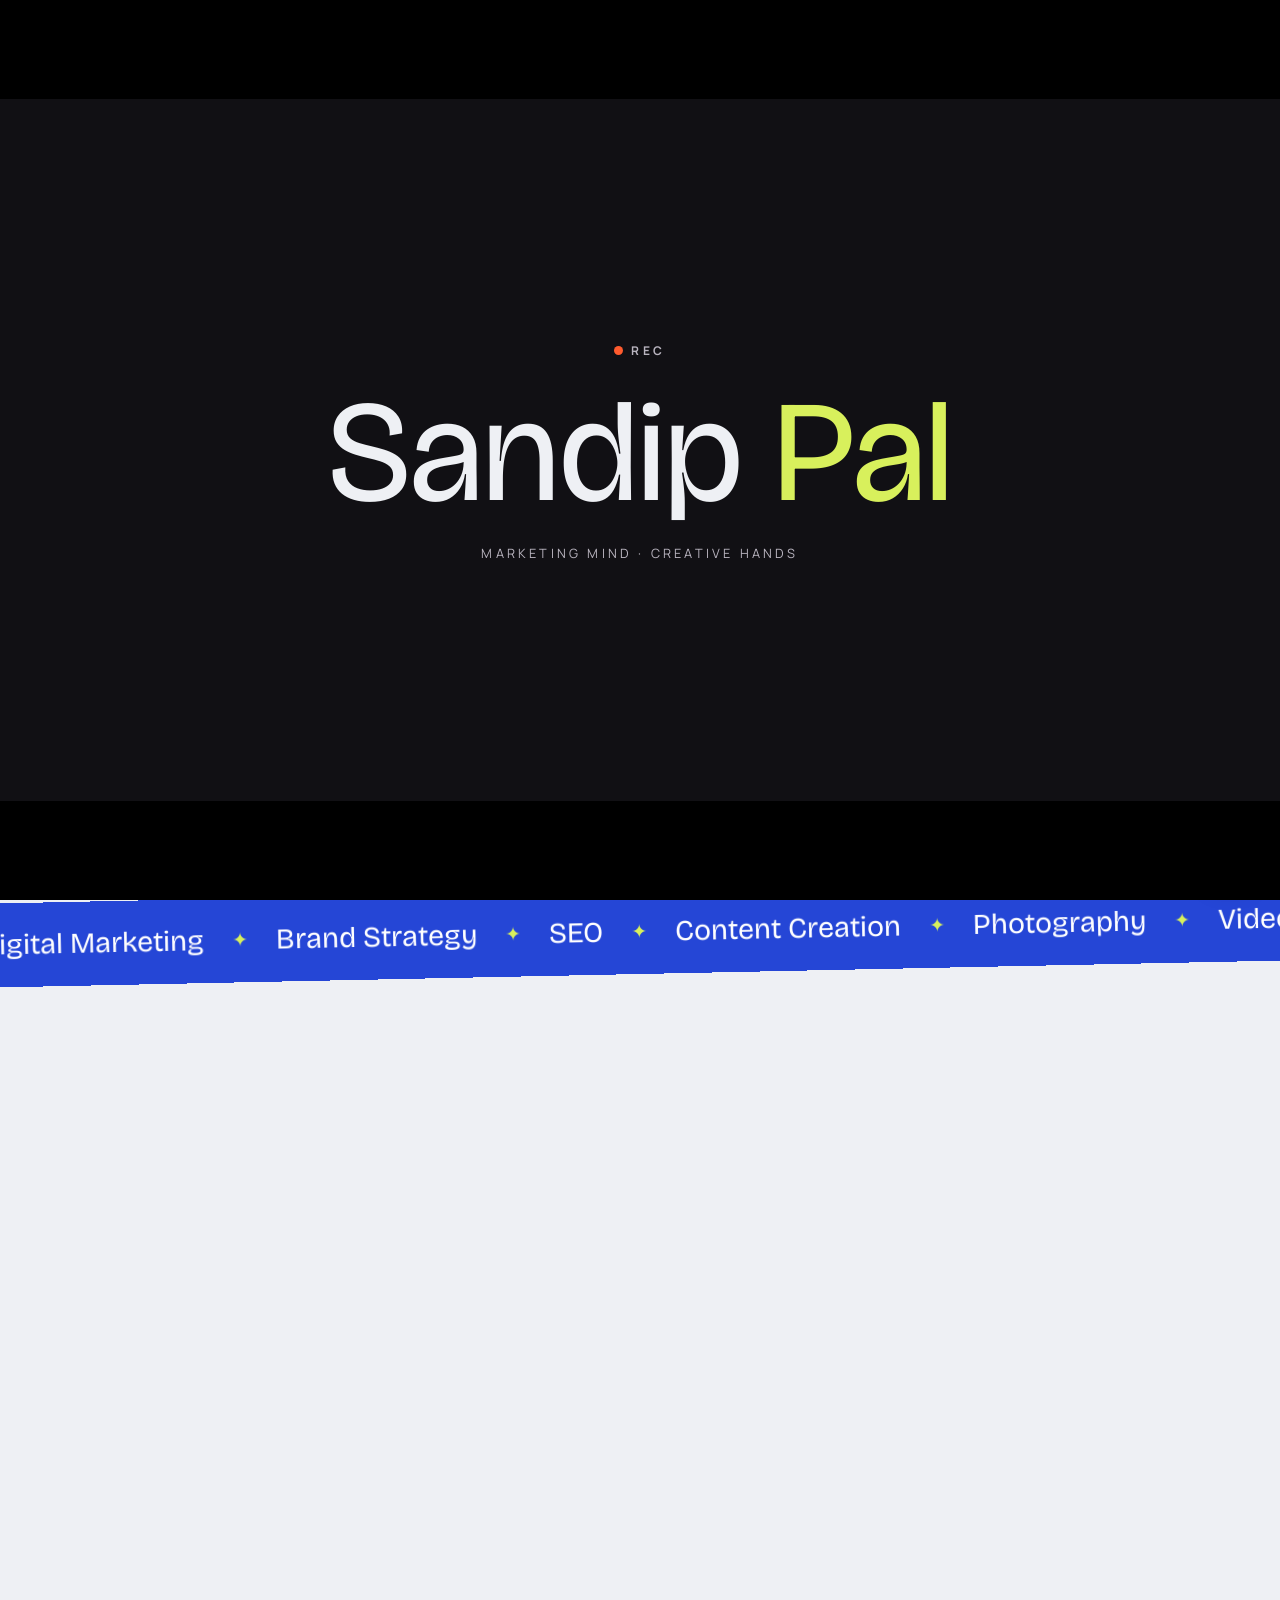
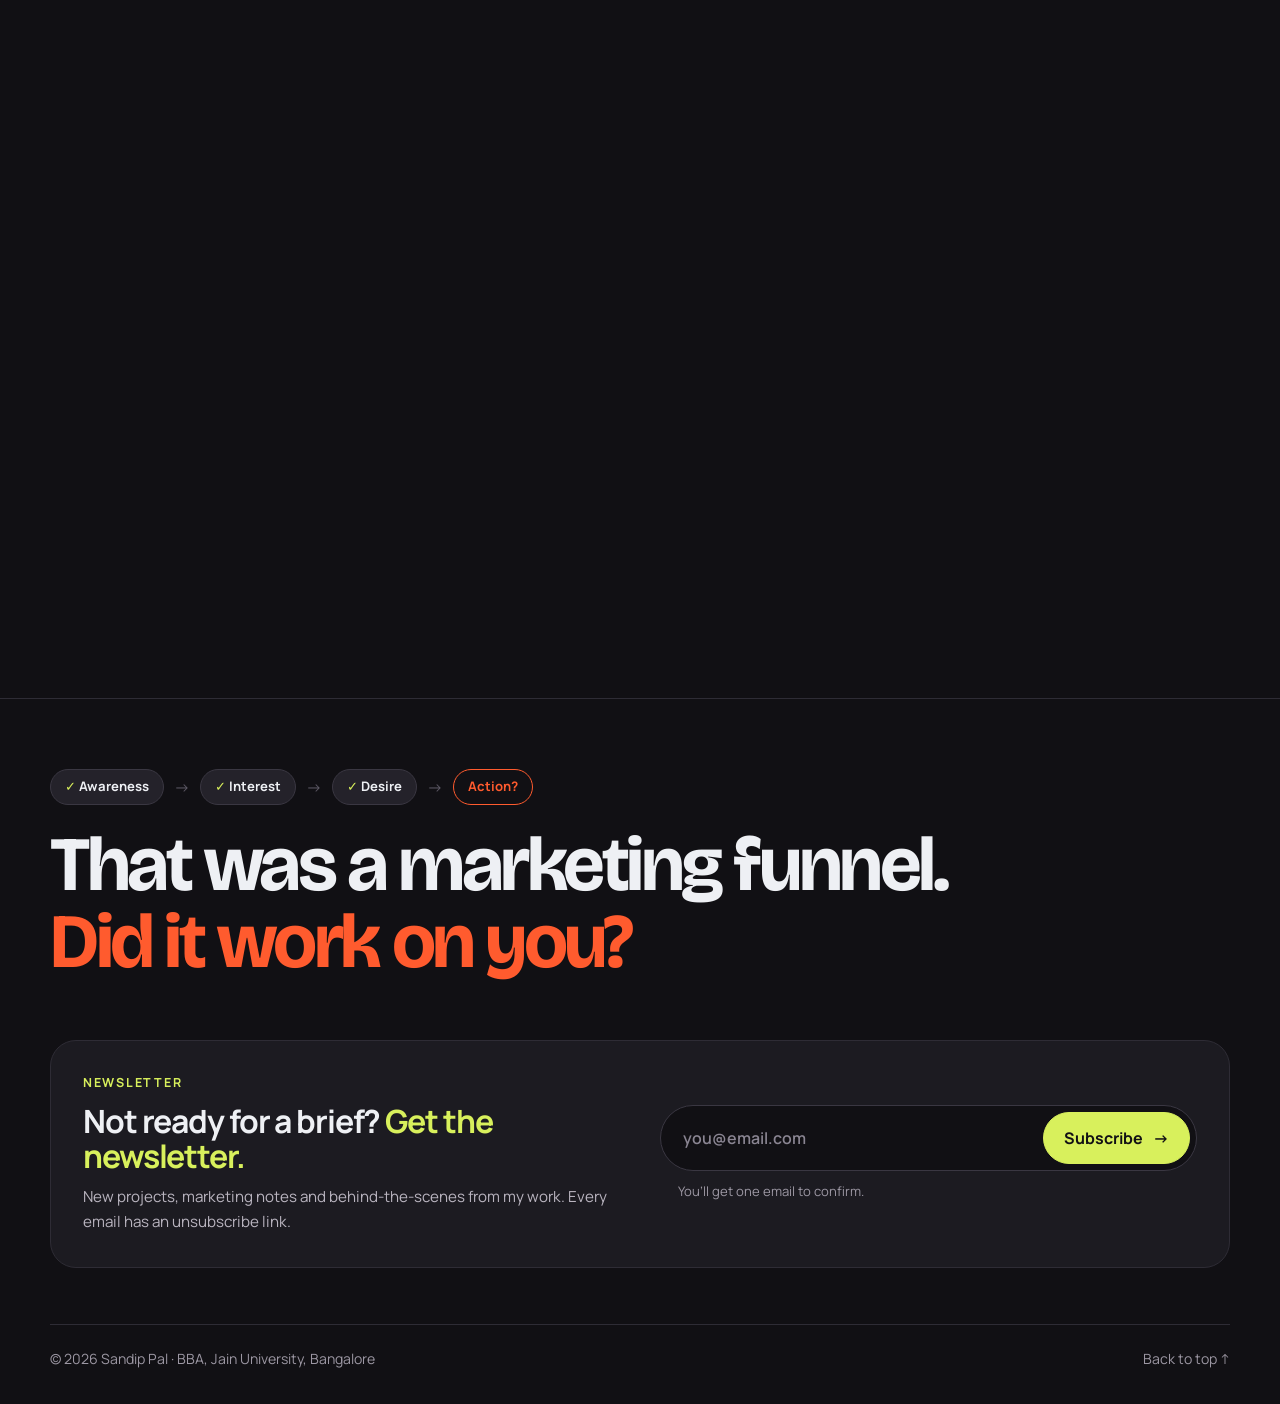
<file: index.html>
<!DOCTYPE html>
<html lang="en">

<head>
  <!-- Google tag (gtag.js) -->
  <script async src="https://www.googletagmanager.com/gtag/js?id=G-J8QLRPFXB0"></script>
  <script>
    window.dataLayer = window.dataLayer || [];
    function gtag() { dataLayer.push(arguments); }
    gtag('js', new Date());
    gtag('config', 'G-J8QLRPFXB0');
  </script>
  <meta charset="UTF-8">
  <meta name="viewport" content="width=device-width, initial-scale=1.0">
  <title>Sandip Pal
  </title>
  <meta name="description"
    content="Sandip Pal — BBA student at Jain University, Bangalore. Digital marketer and content creator blending business strategy with photography, videography, SEO and brand growth.">
  <meta name="keywords"
    content="Sandip Pal, Sandip Pal Portfolio, Sandip Pal Digital Marketing, Sandip Pal Content Creator, Sandip Pal Jain University, BBA Jain University Bangalore, Sandip Pal Videographer, Sandip Pal Photographer">
  <meta name="author" content="Sandip Pal">
  <meta name="robots" content="index, follow, max-image-preview:large">
  <meta name="theme-color" content="#eef0f4">

  <!-- Open Graph / Social Media SEO -->
  <meta property="og:type" content="website">
  <meta property="og:site_name" content="Sandip Pal">
  <meta property="og:title" content="Sandip Pal — Marketing Mind, Creative Hands">
  <meta property="og:description"
    content="BBA student at Jain University, Bangalore. Digital marketing, content, SEO, photography and video — built to grow brands.">
  <meta property="og:image" content="https://itzsandippal.com/Sandip.jpg">
  <meta property="og:url" content="https://itzsandippal.com/">
  <meta property="og:locale" content="en_US">

  <!-- Twitter Card SEO -->
  <meta name="twitter:card" content="summary_large_image">
  <meta name="twitter:title" content="Sandip Pal — Marketing Mind, Creative Hands">
  <meta name="twitter:description"
    content="BBA student at Jain University, Bangalore. Digital marketing, content, SEO, photography and video — built to grow brands.">
  <meta name="twitter:image" content="https://itzsandippal.com/Sandip.jpg">

  <!-- Schema.org Structured Data -->
  <script type="application/ld+json">
  {
    "@context": "https://schema.org",
    "@type": "Person",
    "name": "Sandip Pal",
    "alternateName": "Sandip",
    "url": "https://itzsandippal.com/",
    "jobTitle": "Digital Marketer & Content Creator",
    "image": "https://itzsandippal.com/Sandip.jpg",
    "email": "mailto:itzsandip617@gmail.com",
    "description": "Sandip Pal is a BBA student at Jain University, Bangalore, working in digital marketing, content creation, SEO, photography and videography.",
    "alumniOf": {
      "@type": "CollegeOrUniversity",
      "name": "Jain University",
      "address": { "@type": "PostalAddress", "addressLocality": "Bangalore", "addressCountry": "IN" }
    },
    "knowsAbout": ["Digital Marketing", "SEO", "Brand Strategy", "Content Creation", "Photography", "Videography", "Video Editing", "Graphic Design"]
  }
  </script>

  <link rel="icon" type="image/svg+xml" href="logo.svg">
  <link rel="icon" type="image/png" href="logo.png">
  <link rel="apple-touch-icon" href="apple-touch-icon.png">
  <link rel="preconnect" href="https://fonts.googleapis.com">
  <link rel="preconnect" href="https://fonts.gstatic.com" crossorigin>
  <link
    href="https://fonts.googleapis.com/css2?family=Bricolage+Grotesque:opsz,wght@12..96,600..800&family=Manrope:wght@400;500;600;700;800&display=swap"
    rel="stylesheet">
  <link rel="stylesheet" href="style.css?v=20261128c">
  <!-- skip the opening intro on repeat visits in the same tab session, or for reduced motion -->
  <script>
    try {
      if (sessionStorage.getItem("introSeen") || matchMedia("(prefers-reduced-motion: reduce)").matches)
        document.documentElement.classList.add("no-intro");
    } catch (e) { document.documentElement.classList.add("no-intro"); }
  </script>
</head>

<body>
  <!-- ===== Cinematic opening: plays once per session, click to skip ===== -->
  <div class="intro" id="intro" aria-hidden="true">
    <div class="intro-bar intro-bar-top"></div>
    <div class="intro-inner">
      <p class="intro-rec"><span class="live-dot"></span> REC</p>
      <p class="intro-name"><span>Sandip</span> <em>Pal</em></p>
      <p class="intro-tag">Marketing mind · Creative hands</p>
    </div>
    <div class="intro-bar intro-bar-bottom"></div>
  </div>

  <div class="scroll-progress" id="scrollProgress"></div>

  <!-- ===== FUNNEL METER: the site is a live AIDA funnel ===== -->
  <aside class="funnel" id="funnel" aria-label="Marketing funnel progress">
    <p class="funnel-title">Your journey</p>
    <ol class="funnel-steps">
      <li data-stage="awareness"><span class="funnel-dot"></span><span class="funnel-label">Awareness</span></li>
      <li data-stage="interest"><span class="funnel-dot"></span><span class="funnel-label">Interest</span></li>
      <li data-stage="desire"><span class="funnel-dot"></span><span class="funnel-label">Desire</span></li>
      <li data-stage="action"><span class="funnel-dot"></span><span class="funnel-label">Action</span></li>
    </ol>
    <p class="funnel-hint" id="funnelHint">This site is a marketing funnel. You’re in it.</p>
  </aside>

  <header class="site-header" id="top">
    <nav class="nav container">
      <a class="brand" href="#home" aria-label="Sandip Pal home">
        <img class="brand-mark" src="logo.svg" alt="" width="40" height="40">
        <span class="brand-name">Sandip Pal</span>
      </a>
      <div class="nav-links" id="navLinks">
        <a href="#about">About</a>
        <a href="#marketing-mix">4Ps</a>
        <a href="#services">Services</a>
        <a href="#work">Playbook</a>
        <a href="#contact">Contact</a>
      </div>
      <div class="nav-actions">
        <a class="nav-resume-btn"
          href="https://drive.google.com/file/d/1Qk2pTwz7YxaBRVpa8wJCCOfTdFUlVDJF/view?usp=sharing" target="_blank"
          rel="noopener">Resume <span aria-hidden="true">↗</span></a>
        <button class="menu-toggle" id="menuToggle" aria-label="Toggle navigation" aria-expanded="false">
          <span></span><span></span>
        </button>
      </div>
    </nav>
  </header>

  <main>
    <!-- ================= AWARENESS ================= -->
    <section class="hero" id="home" data-stage="awareness">
      <div class="container hero-grid">
        <div class="hero-copy">
          <p class="pill reveal"><span class="live-dot"></span> Focus on goal </p>
          <h1 class="reveal">
            I help brands get
            <span class="rotator" aria-live="polite"><em id="rotatorWord">noticed</em></span>
            <span class="h1-line">— and <span class="scribble">remembered.</span></span>
          </h1>
          <p class="hero-text reveal">
            Hi, I’m <strong>Sandip Pal</strong>. I study business and practise creativity —
            digital marketing, content, SEO, photography and video that turn attention into growth.
          </p>
          <div class="hero-actions reveal">
            <a class="btn btn-primary" href="#contact">Start a brief <span aria-hidden="true">→</span></a>
            <a class="btn btn-ghost" href="#work">See the playbook</a>
          </div>
          <ul class="hero-tags reveal" aria-label="Focus areas">
            <li>Strategy</li>
            <li>Content</li>
            <li>SEO</li>
            <li>Photo &amp; Video</li>
          </ul>
        </div>

        <div class="hero-visual reveal">
          <div class="photo-frame" id="photoFrame">
            <img src="Sandip-web.jpg" alt="Sandip Pal in a blue blazer" width="1050" height="1400" fetchpriority="high">
          </div>

          <div class="float-card card-status">
            <span class="live-dot"></span>
            <div><strong>Open to work</strong><small>Internships · Freelance · Collabs</small></div>
          </div>

          <div class="float-card card-chart" aria-hidden="true">
            <small>Brand growth</small>
            <div class="mini-bars"><i></i><i></i><i></i><i></i><i></i><i></i></div>
            <span class="trend">▲ trending up</span>
          </div>

          <div class="float-card card-badge" aria-hidden="true">
            <svg viewBox="0 0 120 120" class="spin-text">
              <defs>
                <path id="circlePath" d="M60,60 m-46,0 a46,46 0 1,1 92,0 a46,46 0 1,1 -92,0" />
              </defs>
              <text>
                <textPath href="#circlePath">MARKETING MIND · CREATIVE HANDS · </textPath>
              </text>
            </svg>
            <span class="badge-center">✦</span>
          </div>
        </div>
      </div>
    </section>

    <div class="ticker" aria-hidden="true">
      <div class="ticker-track">
        <span>Digital Marketing</span><b>✦</b><span>Brand Strategy</span><b>✦</b><span>SEO</span><b>✦</b>
        <span>Content Creation</span><b>✦</b><span>Photography</span><b>✦</b><span>Videography</span><b>✦</b>
        <span>Video Editing</span><b>✦</b><span>Graphic Design</span><b>✦</b>
        <span>Digital Marketing</span><b>✦</b><span>Brand Strategy</span><b>✦</b><span>SEO</span><b>✦</b>
        <span>Content Creation</span><b>✦</b><span>Photography</span><b>✦</b><span>Videography</span><b>✦</b>
        <span>Video Editing</span><b>✦</b><span>Graphic Design</span><b>✦</b>
      </div>
    </div>

    <!-- ================= INTEREST ================= -->
    <section class="section" id="about" data-stage="interest">
      <div class="container about-grid">
        <div class="about-copy">
          <p class="eyebrow reveal">About</p>
          <h2 class="reveal">Business brain.<br><em>Creative hands.</em></h2>
          <p class="reveal">
            I’m a BBA student at <strong>Jain University, Bangalore</strong>. In class I learn how markets,
            consumers and brands work. Outside class I pick up a camera, open an editor and put that theory
            to work.
          </p>
          <p class="reveal">
            Most people are either “the creative one” or “the business one”. I try to be both: every reel,
            photo or post should be beautiful <em>and</em> have a job to do.
          </p>
        </div>

        <div class="position-map reveal" aria-label="Brand positioning map">
          <div class="map-head">
            <p class="eyebrow">Positioning map</p>
            <small>Hover the quadrants</small>
          </div>
          <div class="map">
            <span class="axis axis-top">Digital</span>
            <span class="axis axis-bottom">Traditional</span>
            <span class="axis axis-left">Creative</span>
            <span class="axis axis-right">Strategic</span>
            <div class="quad q1" data-note="Makes things look great, but can lose sight of the numbers."><span>Content
                creator</span></div>
            <div class="quad q2" data-note="Reads dashboards well, but the creative often feels flat."><span>Growth
                analyst</span></div>
            <div class="quad q3" data-note="Strong craft, mostly offline and print."><span>Classic artist</span></div>
            <div class="quad q4" data-note="Knows the textbook, less at home on the feed."><span>Traditional
                manager</span></div>
            <div class="me-dot" tabindex="0"
              data-note="Right in the middle of creativity and strategy, digital-first. That’s the gap I fill.">
              <span class="me-pulse"></span><span class="me-label">Sandip</span>
            </div>
          </div>
          <p class="map-note" id="mapNote">Right in the middle of creativity and strategy, digital-first. That’s the gap
            I fill.</p>
        </div>
      </div>
    </section>

    <section class="section section-ink" id="marketing-mix" data-stage="interest">
      <div class="container">
        <div class="section-head reveal">
          <div>
            <p class="eyebrow">The marketing mix</p>
            <h2>The <em>4Ps</em> of me.</h2>
          </div>
          <p>Every BBA student learns the 4Ps. Here they are, applied to myself. Tap a card to flip it.</p>
        </div>

        <div class="mix-grid">
          <button class="mix-card reveal" type="button" aria-pressed="false">
            <span class="mix-inner">
              <span class="mix-front"><span class="mix-letter">P</span><span class="mix-name">Product</span><span
                  class="mix-q">What do I offer?</span></span>
              <span class="mix-back"><span class="mix-name">Product</span>Content that has a job to do: campaigns,
                reels, photos, edits and search-friendly copy.</span>
            </span>
          </button>
          <button class="mix-card reveal" type="button" aria-pressed="false">
            <span class="mix-inner">
              <span class="mix-front"><span class="mix-letter">P</span><span class="mix-name">Price</span><span
                  class="mix-q">What does it cost?</span></span>
              <span class="mix-back"><span class="mix-name">Price</span>Flexible and value-first. Internships, freelance
                work or collaborations. Let’s find what fits.</span>
            </span>
          </button>
          <button class="mix-card reveal" type="button" aria-pressed="false">
            <span class="mix-inner">
              <span class="mix-front"><span class="mix-letter">P</span><span class="mix-name">Place</span><span
                  class="mix-q">Where do I work?</span></span>
              <span class="mix-back"><span class="mix-name">Place</span>Based in Bangalore and on location for shoots.
                Remote for strategy, editing and content.</span>
            </span>
          </button>
          <button class="mix-card reveal" type="button" aria-pressed="false">
            <span class="mix-inner">
              <span class="mix-front"><span class="mix-letter">P</span><span class="mix-name">Promotion</span><span
                  class="mix-q">How do you find me?</span></span>
              <span class="mix-back"><span class="mix-name">Promotion</span>You’re looking at it. This website is the
                campaign, and you’re already halfway through the funnel.</span>
            </span>
          </button>
        </div>
      </div>
    </section>

    <!-- ================= DESIRE ================= -->
    <section class="section" id="services" data-stage="desire">
      <div class="container">
        <div class="section-head reveal">
          <div>
            <p class="eyebrow">Services</p>
            <h2>How I can <em>help</em>.</h2>
          </div>
          <p>Six services, one goal: content that looks good and gets results.</p>
        </div>

        <div class="service-grid">
          <article class="service-card reveal">
            <span class="service-icon" aria-hidden="true">
              <svg viewBox="0 0 24 24">
                <path d="M3 17l6-6 4 4 8-8M15 7h6v6" />
              </svg>
            </span>
            <h3>Digital Marketing</h3>
            <p>Practical campaigns built for reach, engagement and visibility.</p>
            <ul>
              <li>Social strategy</li>
              <li>Campaign planning</li>
            </ul>
          </article>
          <article class="service-card reveal">
            <span class="service-icon" aria-hidden="true">
              <svg viewBox="0 0 24 24">
                <circle cx="10.5" cy="10.5" r="6.5" />
                <path d="M15.5 15.5L21 21" />
              </svg>
            </span>
            <h3>SEO</h3>
            <p>Search-focused improvements that help the right people find you.</p>
            <ul>
              <li>Keyword research</li>
              <li>On-page SEO</li>
            </ul>
          </article>
          <article class="service-card reveal">
            <span class="service-icon" aria-hidden="true">
              <svg viewBox="0 0 24 24">
                <path d="M4 20h4L19 9l-4-4L4 16v4zM13.5 6.5l4 4" />
              </svg>
            </span>
            <h3>Content Creation</h3>
            <p>Clear, scroll-stopping content shaped around your audience.</p>
            <ul>
              <li>Posts &amp; carousels</li>
              <li>Copywriting</li>
            </ul>
          </article>
          <article class="service-card reveal">
            <span class="service-icon" aria-hidden="true">
              <svg viewBox="0 0 24 24">
                <path d="M4 8h3l2-3h6l2 3h3v11H4z" />
                <circle cx="12" cy="13" r="3.5" />
              </svg>
            </span>
            <h3>Photography</h3>
            <p>Purposeful visuals for people, products, events and brands.</p>
            <ul>
              <li>Portraits</li>
              <li>Product &amp; events</li>
            </ul>
          </article>
          <article class="service-card reveal">
            <span class="service-icon" aria-hidden="true">
              <svg viewBox="0 0 24 24">
                <rect x="3" y="6" width="13" height="12" rx="2" />
                <path d="M16 10l5-3v10l-5-3" />
              </svg>
            </span>
            <h3>Videography</h3>
            <p>Short-form and brand videos that hold attention and tell a story.</p>
            <ul>
              <li>Reels &amp; shorts</li>
              <li>Brand films</li>
            </ul>
          </article>
          <article class="service-card reveal">
            <span class="service-icon" aria-hidden="true">
              <svg viewBox="0 0 24 24">
                <circle cx="6" cy="7" r="3" />
                <circle cx="6" cy="17" r="3" />
                <path d="M8.5 8.5L20 18M8.5 15.5L20 6" />
              </svg>
            </span>
            <h3>Video Editing</h3>
            <p>Polished edits with pacing, text and rhythm made for each platform.</p>
            <ul>
              <li>Cuts &amp; motion text</li>
              <li>Color &amp; sound</li>
            </ul>
          </article>
        </div>
      </div>
    </section>

    <section class="section section-soft" id="work" data-stage="desire">
      <div class="container">
        <div class="section-head reveal">
          <div>
            <p class="eyebrow">The playbook</p>
            <h2>How a project <em>runs</em>.</h2>
          </div>
          <p>Four kinds of projects I take on. Open one to see the step-by-step.</p>
        </div>

        <div class="work-grid">
          <article class="project-card project-large reveal" data-project="growth">
            <div class="project-thumb thumb-a">
              <span class="thumb-kpi">Reach → Leads</span>
              <svg class="thumb-graph" viewBox="0 0 300 120" preserveAspectRatio="none" aria-hidden="true">
                <path d="M0 110 C60 100 80 80 120 76 S190 40 220 34 S270 12 300 6" />
              </svg>
            </div>
            <div class="project-info">
              <div>
                <p class="project-type">Digital Marketing</p>
                <h3>Growth Campaign</h3>
              </div>
              <button class="project-open" type="button">Open <span aria-hidden="true">↗</span></button>
            </div>
          </article>
          <article class="project-card reveal" data-project="visual">
            <div class="project-thumb thumb-b"><span class="thumb-kpi">Frame → Feeling</span></div>
            <div class="project-info">
              <div>
                <p class="project-type">Photography</p>
                <h3>Visual Story</h3>
              </div>
              <button class="project-open" type="button">Open <span aria-hidden="true">↗</span></button>
            </div>
          </article>
          <article class="project-card reveal" data-project="reel">
            <div class="project-thumb thumb-c"><span class="thumb-kpi">3 sec → Hook</span><span class="play"
                aria-hidden="true">▶</span></div>
            <div class="project-info">
              <div>
                <p class="project-type">Video</p>
                <h3>Brand Reel</h3>
              </div>
              <button class="project-open" type="button">Open <span aria-hidden="true">↗</span></button>
            </div>
          </article>
          <article class="project-card project-large reveal" data-project="series">
            <div class="project-thumb thumb-d">
              <span class="thumb-kpi">Post → Community</span>
              <span class="thumb-live">6 live projects inside</span>
              <div class="thumb-grid" aria-hidden="true"><i></i><i></i><i></i><i></i><i></i><i></i></div>
            </div>
            <div class="project-info">
              <div>
                <p class="project-type">Content</p>
                <h3>Project</h3>
              </div>
              <button class="project-open" type="button">Open <span aria-hidden="true">↗</span></button>
            </div>
          </article>
        </div>
      </div>
    </section>

    <!-- ================= ACTION ================= -->
    <section class="section contact" id="contact" data-stage="action">
      <div class="container contact-grid">
        <div class="contact-side reveal">
          <p class="eyebrow">Let’s talk</p>
          <h2>Write a brief.<br><em>I’ll do the rest.</em></h2>
          <p>Fill in the blanks. It opens your email app with everything ready to send.</p>
          <div class="contact-links">
            <a href="mailto:itzsandip617@gmail.com"><span class="cl-icon">✉</span> itzsandip617@gmail.com</a>
            <a href="https://wa.me/917022232721" target="_blank" rel="noopener"><span class="cl-icon">☏</span> WhatsApp
              me</a>
            <a href="https://drive.google.com/file/d/1Qk2pTwz7YxaBRVpa8wJCCOfTdFUlVDJF/view?usp=sharing" target="_blank"
              rel="noopener"><span class="cl-icon">↗</span> View resume</a>
          </div>
        </div>

        <form class="brief reveal" id="contactForm" action="#" method="post">
          <div class="brief-head">
            <span>CREATIVE BRIEF</span>
            <span id="briefDate"></span>
          </div>
          <p class="brief-text">
            Hi Sandip, I’m
            <input type="text" name="name" placeholder="your name" aria-label="Your name" required>
            from
            <input type="text" name="company" placeholder="brand / company" aria-label="Brand or company">.
            We’re a
            <select name="type" aria-label="What kind of team you are" required>
              <option value="" selected disabled>pick one</option>
              <option>startup</option>
              <option>small business</option>
              <option>creator</option>
              <option>college club</option>
              <option>brand</option>
            </select>
            and we need help with
            <select name="service" aria-label="Service needed" required>
              <option value="" selected disabled>a service</option>
              <option>Digital Marketing</option>
              <option>SEO</option>
              <option>Content Creation</option>
              <option>Photography</option>
              <option>Videography</option>
              <option>Video Editing</option>
            </select>
            so we can
            <select name="goal" aria-label="Your goal" required>
              <option value="" selected disabled>reach a goal</option>
              <option>grow our audience</option>
              <option>launch something new</option>
              <option>look more professional</option>
              <option>sell more</option>
              <option>tell our story</option>
            </select>.
            You can reach me at
            <input type="email" name="email" placeholder="you@email.com" aria-label="Your email" required>.
          </p>
          <label class="brief-extra">
            <span>Anything else? (optional)</span>
            <textarea name="message" rows="3" placeholder="Timeline, budget, references…"></textarea>
          </label>
          <div class="brief-foot">
            <button class="btn btn-primary" type="submit">Send the brief <span aria-hidden="true">→</span></button>
            <p class="form-note" id="formNote">Takes about 30 seconds.</p>
          </div>
        </form>
      </div>
    </section>
  </main>

  <footer class="site-footer">
    <div class="container">
      <div class="footer-funnel">
        <span class="ff-step done">Awareness</span><span class="ff-arrow">→</span>
        <span class="ff-step done">Interest</span><span class="ff-arrow">→</span>
        <span class="ff-step done">Desire</span><span class="ff-arrow">→</span>
        <span class="ff-step" id="ffAction">Action?</span>
      </div>
      <p class="footer-big">That was a marketing funnel.<br><em>Did it work on you?</em></p>
      <!-- Footer newsletter signup: same MailerLite form as the popup -->
      <div class="footer-news">
        <div class="fn-copy">
          <p class="eyebrow">Newsletter</p>
          <h3>Not ready for a brief? <em>Get the newsletter.</em></h3>
          <p>New projects, marketing notes and behind-the-scenes from my work. Every email has an unsubscribe link.</p>
        </div>
        <div class="fn-side">
          <form class="fn-form" id="footerNlForm"
            action="https://assets.mailerlite.com/jsonp/2780838/forms/203667046511150673/subscribe" method="post" novalidate>
            <label class="nl-field">
              <span class="sr-only">Email address</span>
              <input type="email" name="fields[email]" placeholder="you@email.com" autocomplete="email" required>
            </label>
            <input type="hidden" name="ml-submit" value="1">
            <input type="hidden" name="anticsrf" value="true">
            <button class="btn fn-btn" type="submit">Subscribe <span aria-hidden="true">→</span></button>
          </form>
          <p class="fn-note" id="footerNlNote" role="status" aria-live="polite">You’ll get one email to confirm.</p>
        </div>
      </div>
      <div class="footer-inner">
        <p>© <span id="year"></span> Sandip Pal · BBA, Jain University, Bangalore</p>
        <a href="#top">Back to top ↑</a>
      </div>
    </div>
  </footer>

  <a class="whatsapp-float" href="https://wa.me/917022232721" target="_blank" rel="noopener"
    aria-label="Chat on WhatsApp">
    <svg xmlns="http://www.w3.org/2000/svg" width="26" height="26" viewBox="0 0 24 24" fill="currentColor">
      <path
        d="M.057 24l1.687-6.163c-1.041-1.804-1.588-3.849-1.587-5.946.003-6.556 5.338-11.891 11.893-11.891 3.181.001 6.167 1.24 8.413 3.488 2.245 2.248 3.481 5.236 3.48 8.414-.003 6.557-5.338 11.892-11.893 11.892-1.99-.001-3.951-.5-5.688-1.448l-6.305 1.654zm6.597-3.807c1.676.995 3.276 1.591 5.392 1.592 5.448 0 9.886-4.434 9.889-9.885.002-5.462-4.415-9.89-9.881-9.892-5.452 0-9.887 4.434-9.889 9.884-.001 2.225.651 3.891 1.746 5.634l-.999 3.648 3.742-.981zm11.387-5.464c-.074-.124-.272-.198-.57-.347-.297-.149-1.758-.868-2.031-.967-.272-.099-.47-.149-.669.149-.198.297-.768.967-.941 1.165-.173.198-.347.223-.644.074-.297-.149-1.255-.462-2.39-1.475-.883-.788-1.48-1.761-1.653-2.059-.173-.297-.018-.458.13-.606.134-.133.297-.347.446-.521.151-.172.2-.296.3-.495.099-.198.05-.372-.025-.521-.075-.148-.669-1.611-.916-2.206-.242-.579-.487-.501-.669-.51l-.57-.01c-.198 0-.52.074-.792.372s-1.04 1.016-1.04 2.479 1.065 2.876 1.213 3.074c.149.198 2.095 3.2 5.076 4.487.709.306 1.263.489 1.694.626.712.226 1.36.194 1.872.118.571-.085 1.758-.719 2.006-1.413.248-.695.248-1.29.173-1.414z" />
    </svg>
  </a>

  <div class="modal" id="projectModal" aria-hidden="true">
    <div class="modal-backdrop" data-close="true"></div>
    <div class="modal-content" role="dialog" aria-modal="true" aria-labelledby="modalTitle">
      <button class="modal-close" id="modalClose" aria-label="Close">×</button>
      <p class="eyebrow" id="modalType">Playbook</p>
      <h2 id="modalTitle">Project</h2>
      <p id="modalText"></p>
      <!-- Real projects for this playbook (filled from script.js) -->
      <div class="modal-work" id="modalWork" hidden></div>
      <ol class="modal-steps" id="modalSteps"></ol>
      <a class="btn btn-primary" href="#contact" id="modalContact">Start a project like this →</a>
    </div>
  </div>

  <!-- ===== Newsletter popup: opens once when the visitor reaches 50% of the page ===== -->
  <div class="nl-pop" id="nlPop" aria-hidden="true">
    <div class="nl-backdrop" data-nl-close></div>
    <div class="nl-card" role="dialog" aria-modal="true" aria-labelledby="nlTitle" aria-describedby="nlText">
      <button class="nl-close" type="button" data-nl-close aria-label="Close">×</button>
      <div class="nl-head"><span>NEWSLETTER</span><span>50% READ</span></div>
      <div class="nl-meter" aria-hidden="true"><i></i></div>

      <div class="nl-body">
        <p class="eyebrow">Halfway down the funnel</p>
        <h2 id="nlTitle">This is the part where I ask for your <em>email</em>.</h2>
        <p class="nl-text" id="nlText">New projects, marketing notes and behind-the-scenes from my work. Every email has an unsubscribe link.</p>
        <!-- Posts to the MailerLite form "Website popup (50% scroll)" → group "Website newsletter" -->
        <form class="nl-form" id="nlForm"
          action="https://assets.mailerlite.com/jsonp/2780838/forms/203667046511150673/subscribe" method="post" novalidate>
          <label class="nl-field">
            <span class="sr-only">Email address</span>
            <input type="email" name="fields[email]" placeholder="you@email.com" autocomplete="email" required>
          </label>
          <input type="hidden" name="ml-submit" value="1">
          <input type="hidden" name="anticsrf" value="true">
          <button class="btn btn-primary" type="submit">Subscribe <span aria-hidden="true">→</span></button>
        </form>
        <p class="nl-note" id="nlNote" role="status" aria-live="polite">You’ll get one email to confirm your address.</p>
        <button class="nl-skip" type="button" data-nl-close>No thanks, I’ll keep scrolling</button>
      </div>

      <div class="nl-done" id="nlDone" hidden>
        <span class="nl-done-badge" aria-hidden="true">✓</span>
        <h2>You’re in. <em>Almost.</em></h2>
        <p>Check your inbox for a confirmation email and tap the link. Then you’re on the list.</p>
        <button class="btn btn-primary" type="button" data-nl-close>Back to the site <span aria-hidden="true">→</span></button>
      </div>
    </div>
  </div>

  <script src="script.js?v=20261128a"></script>
</body>

</html>
</file>
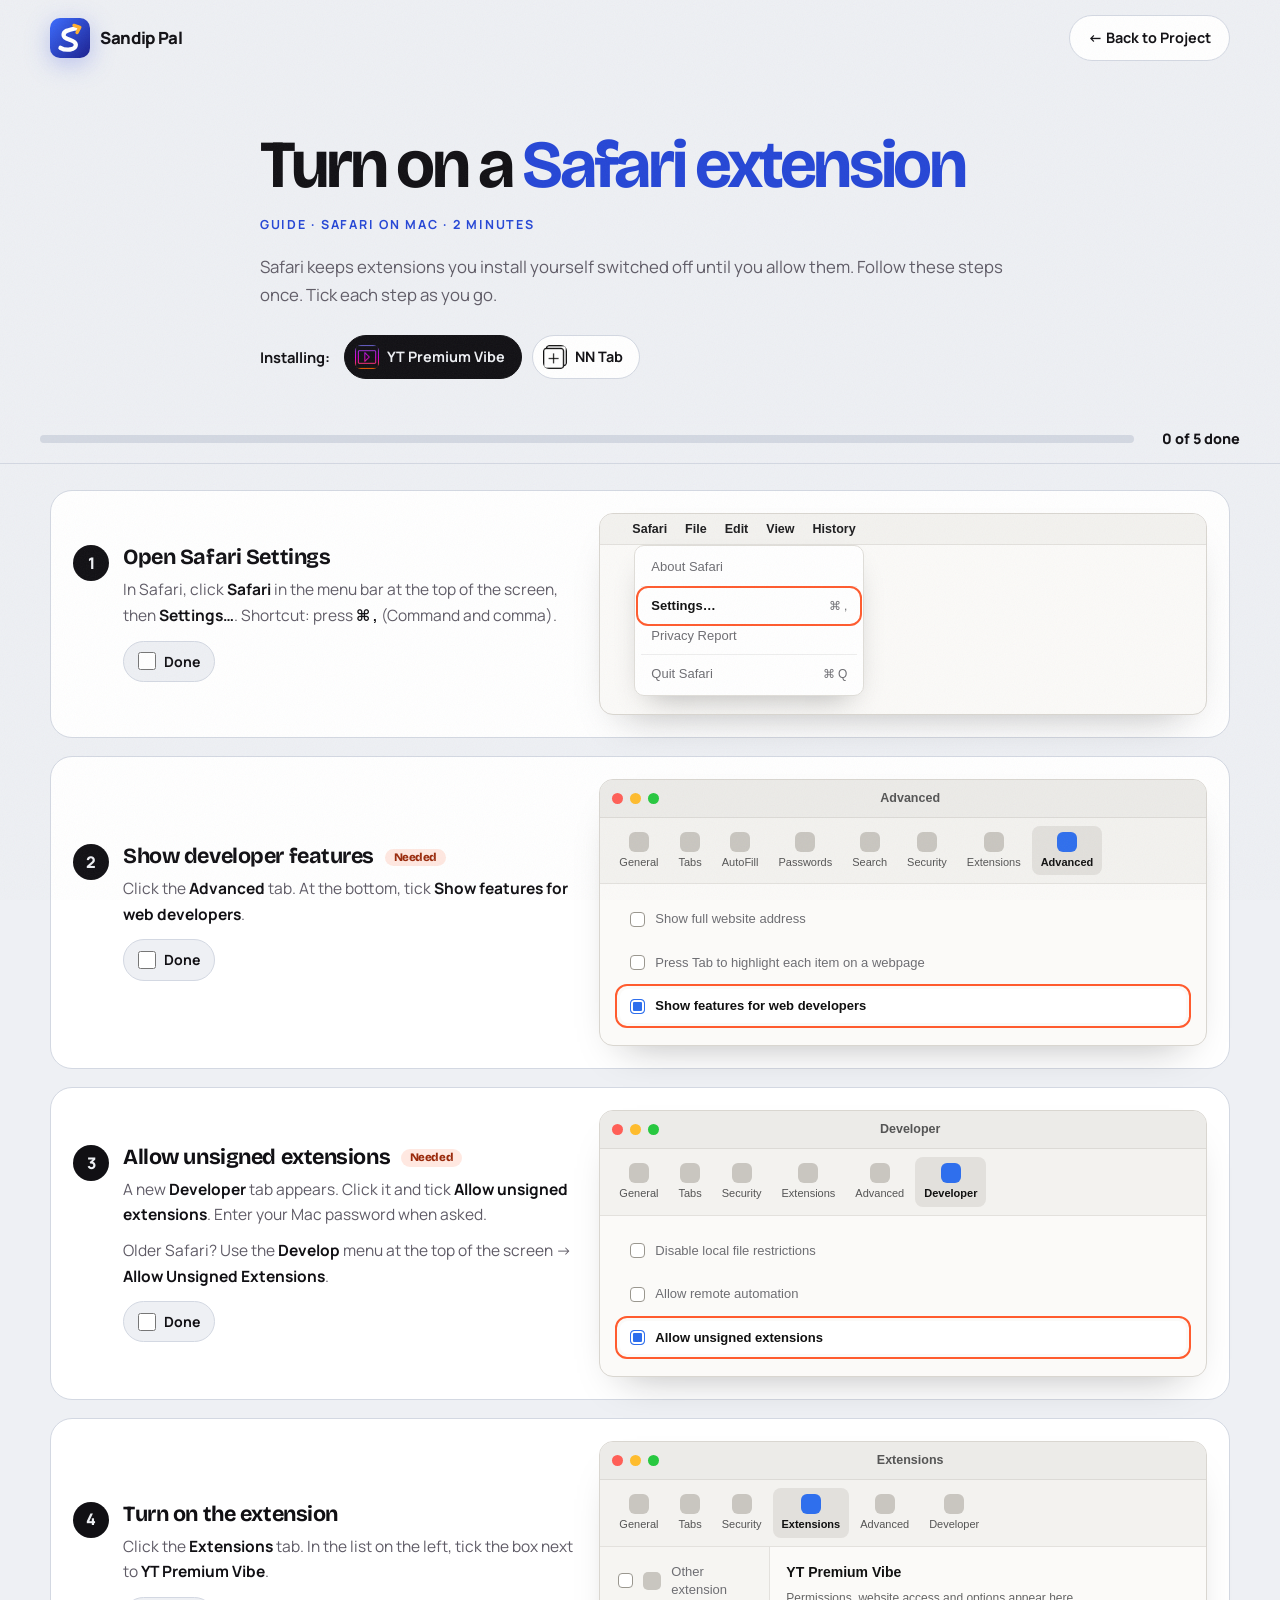
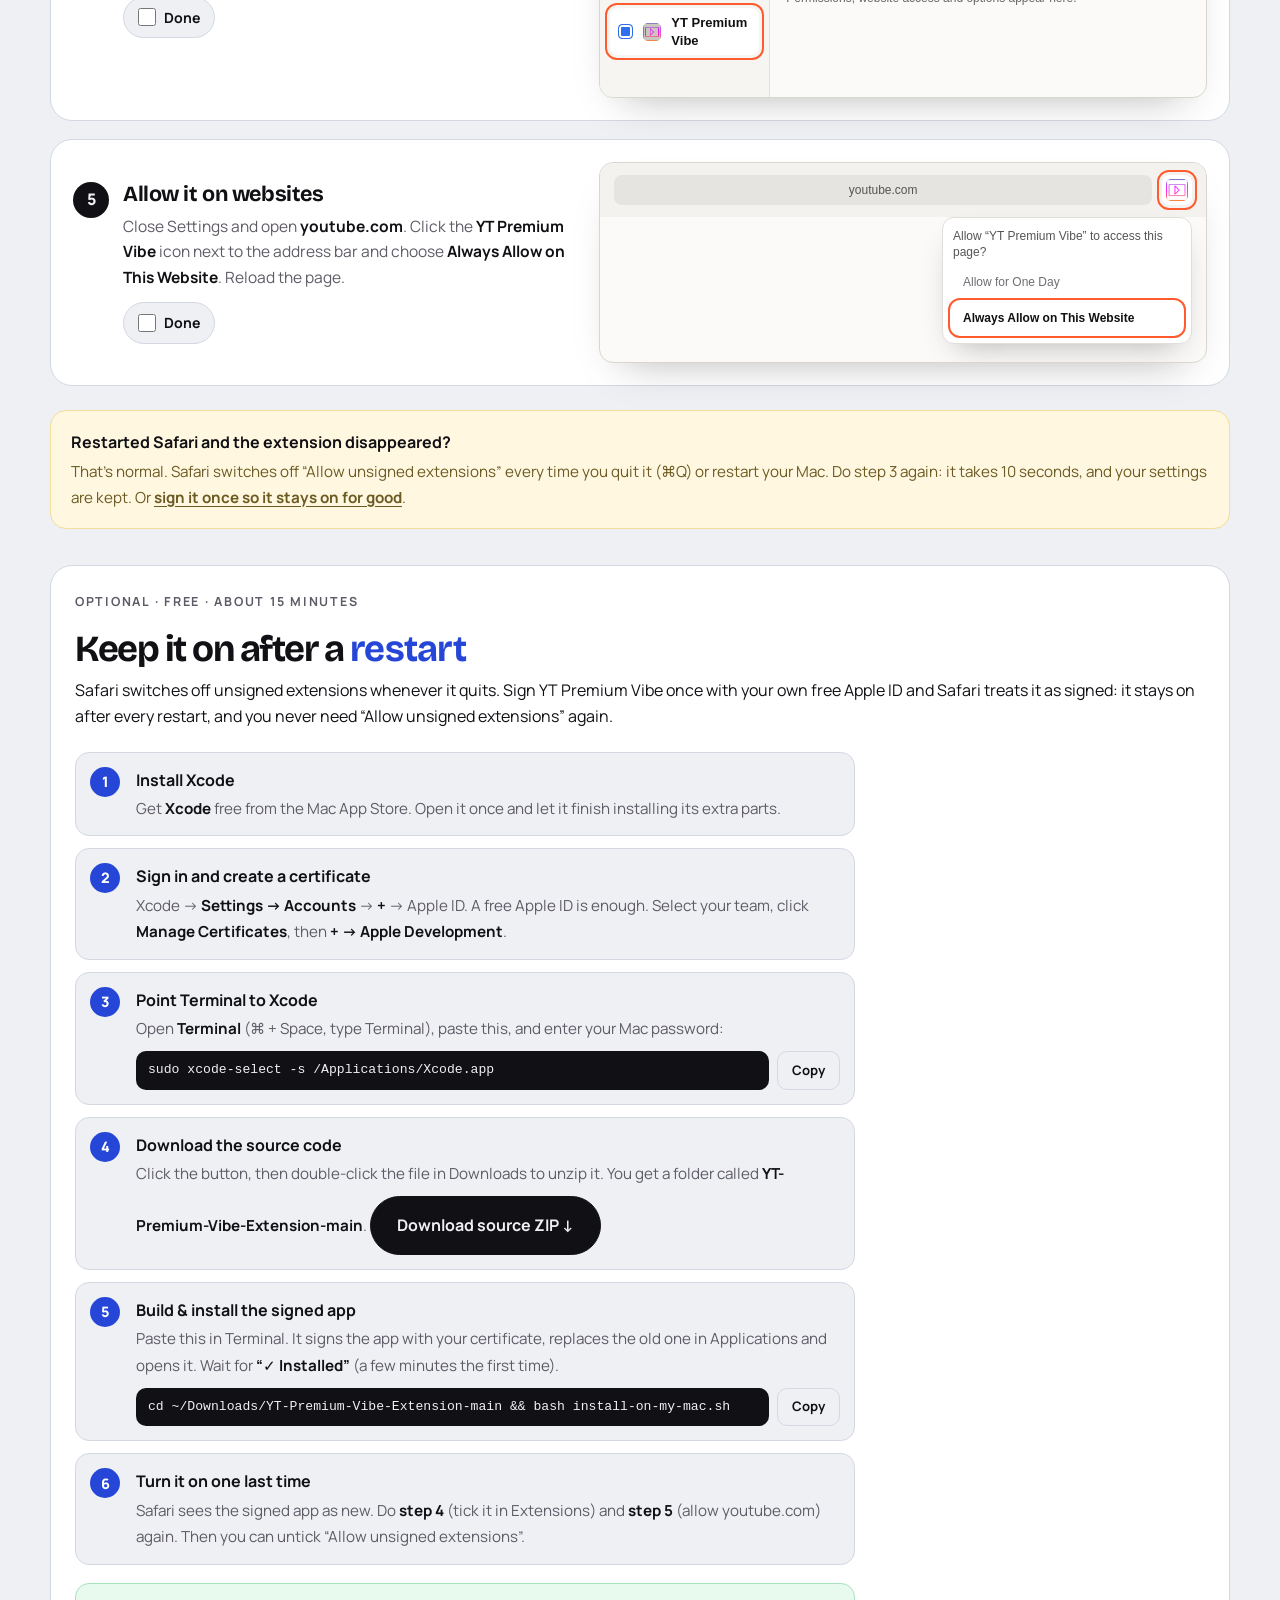
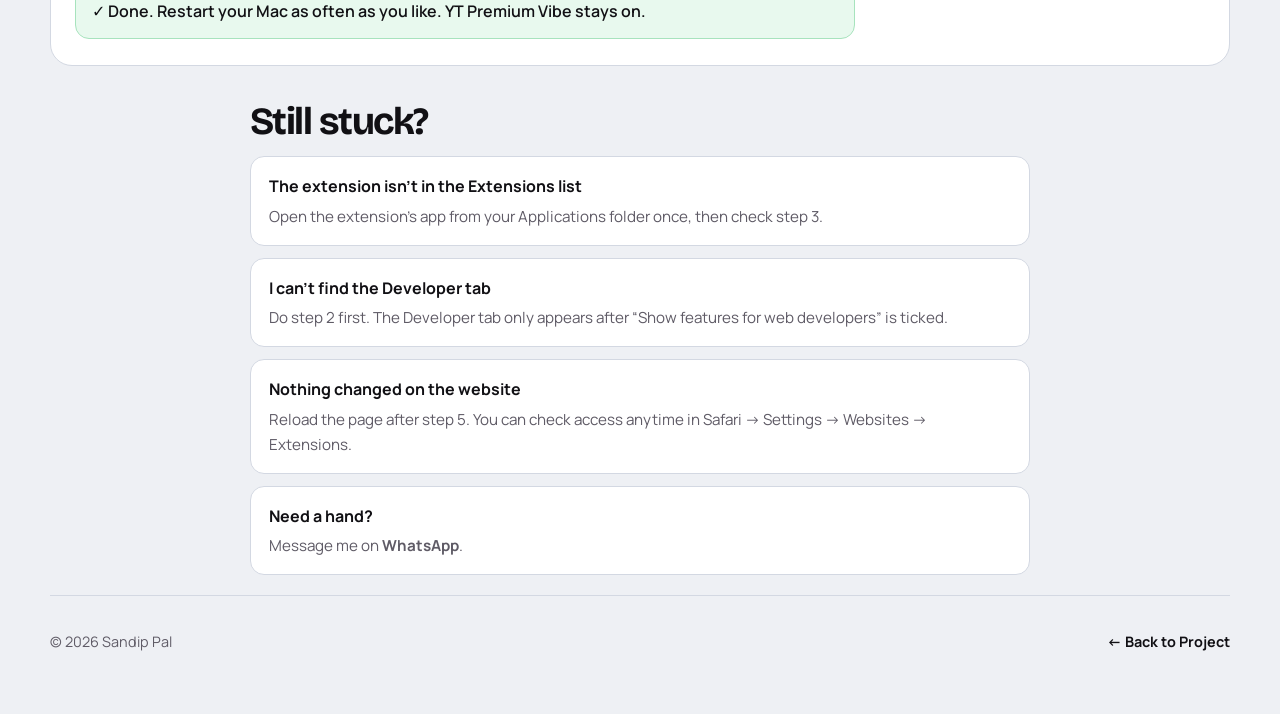
<file: guides/safari-extensions/index.html>
<!DOCTYPE html>
<html lang="en">

<head>
  <meta charset="UTF-8">
  <meta name="viewport" content="width=device-width, initial-scale=1.0">
  <title>Turn on a Safari extension — Step-by-step guide · Sandip Pal</title>
  <meta name="description" content="How to turn on a Safari extension on Mac, step by step: developer settings, unsigned extensions, the Extensions list and website access. For NN Tab and YT Premium Vibe.">
  <meta name="author" content="Sandip Pal">
  <meta name="theme-color" content="#eef0f4">
  <link rel="canonical" href="https://itzsandippal.com/guides/safari-extensions/">
  <link rel="icon" type="image/svg+xml" href="../../logo.svg">
  <link rel="icon" type="image/png" href="../../logo.png">
  <link rel="preconnect" href="https://fonts.googleapis.com">
  <link rel="preconnect" href="https://fonts.gstatic.com" crossorigin>
  <link href="https://fonts.googleapis.com/css2?family=Bricolage+Grotesque:opsz,wght@12..96,600..800&family=Manrope:wght@400;500;600;700;800&display=swap" rel="stylesheet">
  <link rel="stylesheet" href="../../style.css?v=20261128c">
  <style>
    [hidden] { display: none !important; }
    .nt-back { padding: 10px 18px; border-radius: 999px; border: 1px solid var(--line); background: var(--card); font-weight: 700; font-size: .9rem; white-space: nowrap; }
    .nt-back:hover { background: var(--ink); color: var(--paper); }

    .g-hero { padding: 56px 0 28px; max-width: 760px; }
    .g-hero h1 { font-size: clamp(2.4rem, 6vw, 4.2rem); line-height: .98; letter-spacing: -.05em; margin-bottom: 16px; }
    .g-hero h1 em { color: var(--blue); }
    .g-hero .lead { color: var(--muted); font-size: 1.05rem; }

    /* Project chooser */
    .g-pick { display: flex; flex-wrap: wrap; align-items: center; gap: 10px; margin: 26px 0 8px; }
    .g-pick > span { font-weight: 700; font-size: .92rem; margin-right: 4px; }
    .g-pick button { display: inline-flex; align-items: center; gap: 8px; padding: 9px 16px 9px 10px; border-radius: 999px; border: 1px solid var(--line); background: var(--card); font: 700 .9rem var(--sans, inherit); color: var(--ink); cursor: pointer; transition: background .2s, color .2s, border-color .2s; }
    .g-pick button img { width: 24px; height: 24px; border-radius: 6px; }
    .g-pick button[aria-pressed="true"] { background: var(--ink); color: var(--paper); border-color: var(--ink); }

    /* Progress */
    .g-progress { position: sticky; top: 64px; z-index: 5; display: flex; align-items: center; gap: 14px; padding: 12px 0; background: color-mix(in srgb, var(--paper) 88%, transparent); backdrop-filter: blur(10px); -webkit-backdrop-filter: blur(10px); border-bottom: 1px solid var(--line); }
    .g-bar { flex: 1; height: 8px; border-radius: 99px; background: var(--line); overflow: hidden; }
    .g-bar i { display: block; height: 100%; width: 0; border-radius: 99px; background: linear-gradient(90deg, var(--blue), var(--orange)); transition: width .4s cubic-bezier(.2, .8, .2, 1); }
    .g-count { font-weight: 800; font-size: .9rem; min-width: 92px; text-align: right; }

    /* Step cards */
    .g-steps { display: grid; gap: 18px; padding: 26px 0 10px; }
    .g-step { display: grid; gap: 20px; padding: 22px; border-radius: var(--radius, 22px); background: var(--card); border: 1px solid var(--line); scroll-margin-top: 130px; transition: opacity .3s, filter .3s, border-color .3s; }
    .g-step.done { border-color: color-mix(in srgb, #22c55e 45%, var(--line)); }
    .g-step.skip { opacity: .75; filter: grayscale(.6); }
    .g-step.flash { animation: g-flash 1.6s ease; }
    @keyframes g-flash { 0%, 100% { box-shadow: none; } 30% { box-shadow: 0 0 0 4px rgba(255, 91, 46, .35); } }
    .g-head { display: flex; gap: 14px; align-items: flex-start; }
    .g-num { flex: none; display: grid; place-items: center; width: 36px; height: 36px; border-radius: 50%; background: var(--ink); color: var(--paper); font-weight: 800; }
    .g-step.done .g-num { background: #22c55e; }
    .g-head h2 { font-size: 1.35rem; letter-spacing: -.02em; line-height: 1.2; margin-bottom: 6px; }
    .g-head p { color: var(--muted); font-size: .97rem; }
    .g-head p b { color: var(--ink); }
    .g-tag { display: inline-block; margin-left: 6px; padding: 2px 9px; border-radius: 99px; font-size: .72rem; font-weight: 800; vertical-align: middle; background: rgba(255, 91, 46, .14); color: #9a2a0c; }
    .g-tag.opt { background: var(--line); color: var(--muted); }
    .g-check { display: inline-flex; align-items: center; gap: 8px; margin-top: 12px; padding: 8px 14px; border-radius: 99px; border: 1px solid var(--line); background: var(--paper); font-weight: 700; font-size: .88rem; cursor: pointer; user-select: none; }
    .g-check input { width: 18px; height: 18px; accent-color: #22c55e; }
    .g-alt { margin-top: 10px; font-size: .88rem; color: var(--muted); }

    /* Illustrated Safari window */
    .mock { border-radius: 14px; overflow: hidden; border: 1px solid #d9d6d0; background: #fbfaf8; box-shadow: 0 20px 40px -24px rgba(17, 16, 20, .35); font: 13px/1.35 -apple-system, BlinkMacSystemFont, "SF Pro Text", sans-serif; color: #1d1d1f; }
    .mock-bar { display: flex; align-items: center; gap: 7px; padding: 10px 12px; background: #ecebe8; border-bottom: 1px solid #dcdad6; }
    .mock-bar i { width: 11px; height: 11px; border-radius: 50%; background: #ff5f57; }
    .mock-bar i:nth-child(2) { background: #febc2e; } .mock-bar i:nth-child(3) { background: #28c840; }
    .mock-bar b { flex: 1; text-align: center; font-weight: 600; font-size: 12.5px; color: #555; margin-right: 40px; }
    .mock-tabs { display: flex; gap: 2px; padding: 8px 10px; background: #f3f2ef; border-bottom: 1px solid #e3e1dd; overflow-x: auto; scrollbar-width: none; }
    .mock-tabs span { flex: none; display: grid; justify-items: center; gap: 3px; padding: 6px 9px; border-radius: 8px; font-size: 11px; color: #555; }
    .mock-tabs span::before { content: ""; width: 20px; height: 20px; border-radius: 6px; background: #c9c6c0; }
    .mock-tabs span.on { background: #e2e0dc; color: #111; font-weight: 600; }
    .mock-tabs span.on::before { background: #2f6fed; }
    .mock-body { padding: 18px 20px 22px; display: grid; gap: 10px; }
    .mock-row { display: flex; align-items: center; gap: 10px; padding: 8px 10px; border-radius: 8px; color: #444; }
    .mock-row .box { flex: none; width: 15px; height: 15px; border-radius: 4px; border: 1.5px solid #9a978f; background: #fff; }
    .mock-row.dim { color: #6e6e73; }
    .mock-row.hot { position: relative; color: #111; font-weight: 600; background: #fff; }
    .mock-row.hot .box { border-color: #2f6fed; background: #2f6fed; box-shadow: inset 0 0 0 2px #fff; }
    .hot::after { content: ""; position: absolute; inset: -5px; border-radius: 12px; border: 2.5px solid var(--orange); animation: g-ring 1.6s ease-in-out infinite; pointer-events: none; }
    @keyframes g-ring { 0%, 100% { box-shadow: 0 0 0 0 rgba(255, 91, 46, .45); } 50% { box-shadow: 0 0 0 7px rgba(255, 91, 46, 0); } }
    .mock-split { display: grid; grid-template-columns: 170px 1fr; min-height: 150px; }
    .mock-list { border-right: 1px solid #e3e1dd; padding: 10px; display: grid; align-content: start; gap: 4px; background: #f6f5f2; }
    .mock-list .mock-row { padding: 6px 8px; }
    .mock-list .ext { width: 18px; height: 18px; border-radius: 5px; background: #c9c6c0; flex: none; }
    .mock-list .ext img { width: 18px; height: 18px; border-radius: 5px; display: block; }
    .mock-detail { padding: 16px; color: #666; font-size: 12px; display: grid; align-content: start; gap: 8px; }
    .mock-detail strong { color: #111; font-size: 14px; }
    .mock-menu { padding: 0; }
    .mock-menubar { display: flex; gap: 18px; padding: 7px 14px; background: #f3f2ef; border-bottom: 1px solid #e3e1dd; font-weight: 600; font-size: 12.5px; }
    .mock-menubar span:first-child { font-size: 15px; line-height: 1; }
    .mock-drop { margin: 0 0 18px 34px; width: 230px; border-radius: 10px; background: #fff; border: 1px solid #e0ded9; box-shadow: 0 14px 30px -14px rgba(0, 0, 0, .3); padding: 6px; }
    .mock-drop .mock-row { justify-content: space-between; padding: 6px 10px; }
    .mock-drop .mock-row kbd { font: 12px -apple-system, sans-serif; color: #6e6e73; }
    .mock-drop hr { border: 0; border-top: 1px solid #eee; margin: 4px 0; }
    .mock-toolbar { display: flex; align-items: center; gap: 10px; padding: 12px 14px; background: #f3f2ef; }
    .mock-url { flex: 1; padding: 7px 12px; border-radius: 8px; background: #e6e4e0; color: #555; text-align: center; font-size: 12px; }
    .mock-icon { position: relative; width: 30px; height: 30px; border-radius: 8px; display: grid; place-items: center; background: #fff; }
    .mock-icon img { width: 22px; height: 22px; border-radius: 5px; }
    .mock-pop { margin: 0 14px 18px auto; width: 250px; border-radius: 12px; background: #fff; border: 1px solid #e0ded9; box-shadow: 0 14px 30px -14px rgba(0, 0, 0, .3); padding: 10px; display: grid; gap: 6px; font-size: 12px; color: #555; }
    .mock-pop .mock-row { padding: 7px 10px; }

    .g-box { margin: 14px 0 0; padding: 18px 20px; border-radius: 16px; background: #fff7e0; border: 1px solid #f3dd9b; }
    .g-box strong { display: block; margin-bottom: 4px; }
    .g-box p { color: #6b5a22; font-size: .95rem; }
    .g-box.hide { display: none; }
    .g-done { display: none; margin: 18px 0 0; padding: 18px 20px; border-radius: 16px; background: #e8f9ee; border: 1px solid #a7e3bd; font-weight: 700; }
    .g-done.show { display: block; }

    .g-stay { margin: 36px 0 0; padding: 26px 24px; border-radius: var(--radius, 22px); background: var(--card); border: 1px solid var(--line); scroll-margin-top: 130px; }
    .g-stay h2 { font-size: clamp(1.6rem, 3.4vw, 2.3rem); letter-spacing: -.04em; line-height: 1.05; margin-bottom: 8px; }
    .g-stay h2 em { color: var(--blue); }
    .g-stay > p { color: var(--muted); max-width: 680px; }
    .g-stay ol { list-style: none; counter-reset: st; display: grid; gap: 12px; margin: 22px 0 0; padding: 0; max-width: 780px; }
    .g-stay li { counter-increment: st; display: grid; grid-template-columns: 34px minmax(0, 1fr); gap: 12px; padding: 14px; border-radius: 14px; background: var(--paper); border: 1px solid var(--line); }
    .g-stay li::before { content: counter(st); display: grid; place-items: center; width: 30px; height: 30px; border-radius: 50%; background: var(--blue); color: #fff; font-weight: 800; font-size: .9rem; }
    .g-stay li strong { display: block; margin-bottom: 2px; }
    .g-stay li span { color: var(--muted); font-size: .95rem; }
    .g-stay li span b { color: var(--ink); }
    .g-stay .btn { margin-top: 10px; }
    .g-win { margin-top: 18px; padding: 14px 16px; border-radius: 14px; background: #e8f9ee; border: 1px solid #a7e3bd; font-weight: 600; max-width: 780px; }
    .cmd { display: flex; gap: 8px; align-items: stretch; margin-top: 10px; }
    .cmd code { flex: 1; min-width: 0; overflow-x: auto; white-space: nowrap; padding: 10px 12px; border-radius: 10px; background: var(--ink); color: var(--paper); font: .82rem/1.4 ui-monospace, SFMono-Regular, Menlo, monospace; }
    .copy-btn { flex: none; padding: 0 14px; border-radius: 10px; border: 1px solid var(--line); background: var(--paper); color: var(--ink); font-size: .82rem; font-weight: 700; cursor: pointer; }
    .copy-btn:hover { background: var(--ink); color: var(--paper); }
    .g-box a { font-weight: 700; color: #6b5a22; text-decoration: underline; text-underline-offset: 3px; }
    .g-help { display: grid; gap: 12px; padding: 36px 0 20px; max-width: 780px; }
    .g-help h2 { font-size: clamp(1.7rem, 3.5vw, 2.4rem); letter-spacing: -.04em; margin-bottom: 4px; }
    .g-help div { padding: 16px 18px; border-radius: 14px; background: var(--card); border: 1px solid var(--line); }
    .g-help strong { display: block; margin-bottom: 4px; }
    .g-help p { color: var(--muted); font-size: .95rem; }

    .nt-foot { padding: 34px 0 60px; border-top: 1px solid var(--line); display: flex; flex-wrap: wrap; justify-content: space-between; gap: 14px; color: var(--muted); font-size: .9rem; }
    .nt-foot a { font-weight: 700; color: var(--ink); }

    @media (min-width: 900px) { .g-step { grid-template-columns: 5fr 6fr; align-items: center; } }

    /* Embedded in the side panel of a project page: only the steps */
    body.embed .site-header, body.embed .g-hero .eyebrow, body.embed .nt-foot, body.embed .g-help { display: none; }
    body.embed .g-hero { padding: 18px 0 0; }
    body.embed .g-hero h1 { font-size: 1.9rem; }
    body.embed .g-hero .lead { font-size: .95rem; }
    body.embed .g-progress { top: 0; }
    body.embed .g-step { grid-template-columns: 1fr; padding: 18px; }
    body.embed .g-stay { padding: 20px 16px; }
    body.embed .container { width: min(100% - 32px, 1200px); }
  </style>
</head>

<body>
  <header class="site-header" id="top">
    <nav class="nav container">
      <a class="brand" href="../../" aria-label="Sandip Pal home">
        <img class="brand-mark" src="../../logo.svg" alt="" width="40" height="40">
        <span class="brand-name">Sandip Pal</span>
      </a>
      <a class="nt-back" href="../../#series">← Back to Project</a>
    </nav>
  </header>

  <main>
    <section class="container g-hero">
      <h1>Turn on a <em>Safari extension</em></h1>
      <p class="eyebrow">Guide · Safari on Mac · 2 minutes</p>
      <p class="lead">Safari keeps extensions you install yourself switched off until you allow them. Follow these steps once. Tick each step as you go.</p>
      <div class="g-pick" role="group" aria-label="Which extension are you installing?">
        <span>Installing:</span>
        <button type="button" data-for="yt" aria-pressed="true"><img src="../../projects/yt-premium-vibe/logo.png" alt="">YT Premium Vibe</button>
        <button type="button" data-for="nntab" aria-pressed="false"><img src="../../projects/nn-tab/logo.png" alt="">NN Tab</button>
      </div>
    </section>

    <div class="g-progress">
      <div class="container" style="display:flex;align-items:center;gap:14px;width:min(100% - 32px, 1200px)">
        <div class="g-bar"><i id="bar"></i></div>
        <span class="g-count" id="count">0 of 5 done</span>
      </div>
    </div>

    <section class="container">
      <div class="g-steps">

        <article class="g-step" id="settings" data-need="yt nntab">
          <div class="g-head">
            <span class="g-num">1</span>
            <div>
              <h2>Open Safari Settings</h2>
              <p>In Safari, click <b>Safari</b> in the menu bar at the top of the screen, then <b>Settings…</b>. Shortcut: press <b>⌘ ,</b> (Command and comma).</p>
              <label class="g-check"><input type="checkbox"> Done</label>
            </div>
          </div>
          <div class="mock mock-menu" aria-hidden="true">
            <div class="mock-menubar"><span></span><span>Safari</span><span>File</span><span>Edit</span><span>View</span><span>History</span></div>
            <div class="mock-drop">
              <div class="mock-row dim">About Safari</div>
              <hr>
              <div class="mock-row hot">Settings… <kbd>⌘ ,</kbd></div>
              <div class="mock-row dim">Privacy Report</div>
              <hr>
              <div class="mock-row dim">Quit Safari <kbd>⌘ Q</kbd></div>
            </div>
          </div>
        </article>

        <article class="g-step" id="advanced" data-need="yt">
          <div class="g-head">
            <span class="g-num">2</span>
            <div>
              <h2>Show developer features <span class="g-tag" data-only="yt">Needed</span><span class="g-tag opt" data-only="nntab">Only if NN Tab is missing</span></h2>
              <p>Click the <b>Advanced</b> tab. At the bottom, tick <b>Show features for web developers</b>.</p>
              <label class="g-check"><input type="checkbox"> Done</label>
            </div>
          </div>
          <div class="mock" aria-hidden="true">
            <div class="mock-bar"><i></i><i></i><i></i><b>Advanced</b></div>
            <div class="mock-tabs"><span>General</span><span>Tabs</span><span>AutoFill</span><span>Passwords</span><span>Search</span><span>Security</span><span>Extensions</span><span class="on">Advanced</span></div>
            <div class="mock-body">
              <div class="mock-row dim"><span class="box"></span>Show full website address</div>
              <div class="mock-row dim"><span class="box"></span>Press Tab to highlight each item on a webpage</div>
              <div class="mock-row hot"><span class="box"></span>Show features for web developers</div>
            </div>
          </div>
        </article>

        <article class="g-step" id="unsigned" data-need="yt">
          <div class="g-head">
            <span class="g-num">3</span>
            <div>
              <h2>Allow unsigned extensions <span class="g-tag" data-only="yt">Needed</span><span class="g-tag opt" data-only="nntab">Only if NN Tab is missing</span></h2>
              <p>A new <b>Developer</b> tab appears. Click it and tick <b>Allow unsigned extensions</b>. Enter your Mac password when asked.</p>
              <p class="g-alt">Older Safari? Use the <b>Develop</b> menu at the top of the screen → <b>Allow Unsigned Extensions</b>.</p>
              <label class="g-check"><input type="checkbox"> Done</label>
            </div>
          </div>
          <div class="mock" aria-hidden="true">
            <div class="mock-bar"><i></i><i></i><i></i><b>Developer</b></div>
            <div class="mock-tabs"><span>General</span><span>Tabs</span><span>Security</span><span>Extensions</span><span>Advanced</span><span class="on">Developer</span></div>
            <div class="mock-body">
              <div class="mock-row dim"><span class="box"></span>Disable local file restrictions</div>
              <div class="mock-row dim"><span class="box"></span>Allow remote automation</div>
              <div class="mock-row hot"><span class="box"></span>Allow unsigned extensions</div>
            </div>
          </div>
        </article>

        <article class="g-step" id="extensions" data-need="yt nntab">
          <div class="g-head">
            <span class="g-num">4</span>
            <div>
              <h2>Turn on the extension</h2>
              <p>Click the <b>Extensions</b> tab. In the list on the left, tick the box next to <b class="ext-name">YT Premium Vibe</b>.</p>
              <label class="g-check"><input type="checkbox"> Done</label>
            </div>
          </div>
          <div class="mock" aria-hidden="true">
            <div class="mock-bar"><i></i><i></i><i></i><b>Extensions</b></div>
            <div class="mock-tabs"><span>General</span><span>Tabs</span><span>Security</span><span class="on">Extensions</span><span>Advanced</span><span>Developer</span></div>
            <div class="mock-split">
              <div class="mock-list">
                <div class="mock-row dim"><span class="box"></span><span class="ext"></span>Other extension</div>
                <div class="mock-row hot"><span class="box"></span><span class="ext"><img class="ext-logo" src="../../projects/yt-premium-vibe/logo.png" alt=""></span><span class="ext-name">YT Premium Vibe</span></div>
              </div>
              <div class="mock-detail"><strong class="ext-name">YT Premium Vibe</strong>Permissions, website access and options appear here.</div>
            </div>
          </div>
        </article>

        <article class="g-step" id="websites" data-need="yt nntab">
          <div class="g-head">
            <span class="g-num">5</span>
            <div>
              <h2>Allow it on websites</h2>
              <p data-only="yt">Close Settings and open <b>youtube.com</b>. Click the <b>YT Premium Vibe</b> icon next to the address bar and choose <b>Always Allow on This Website</b>. Reload the page.</p>
              <p data-only="nntab">Click the <b>NN Tab</b> icon in the Safari toolbar and choose <b>Always Allow on Every Website</b>. NN Tab needs this to show bookmark icons.</p>
              <label class="g-check"><input type="checkbox"> Done</label>
            </div>
          </div>
          <div class="mock" aria-hidden="true">
            <div class="mock-toolbar">
              <span class="mock-url" data-only="yt">youtube.com</span><span class="mock-url" data-only="nntab">Start Page</span>
              <span class="mock-icon hot"><img class="ext-logo" src="../../projects/yt-premium-vibe/logo.png" alt=""></span>
            </div>
            <div class="mock-pop">
              <span>Allow “<span class="ext-name">YT Premium Vibe</span>” to access this page?</span>
              <div class="mock-row dim">Allow for One Day</div>
              <div class="mock-row hot" data-only="yt">Always Allow on This Website</div>
              <div class="mock-row hot" data-only="nntab">Always Allow on Every Website</div>
            </div>
          </div>
        </article>
      </div>

      <div class="g-done" id="allDone">🎉 All set. Go back and enjoy your extension.</div>

      <div class="g-box" id="restart">
        <strong>Restarted Safari and the extension disappeared?</strong>
        <p data-only="yt">That’s normal. Safari switches off “Allow unsigned extensions” every time you quit it (⌘Q) or restart your Mac. Do step 3 again: it takes 10 seconds, and your settings are kept. Or <a href="#stay-on">sign it once so it stays on for good</a>.</p>
        <p data-only="nntab">If NN Tab ever disappears from the Extensions list, do steps 2 and 3, then run NN Tab’s build command again.</p>
      </div>

      <div class="g-stay" id="stay-on">
        <p class="eyebrow">Optional · free · about 15 minutes</p>
        <h2>Keep it on after a <em>restart</em></h2>
        <div data-only="yt">
          <p>Safari switches off unsigned extensions whenever it quits. Sign YT Premium Vibe once with your own free Apple ID and Safari treats it as signed: it stays on after every restart, and you never need “Allow unsigned extensions” again.</p>
          <ol>
            <li><div><strong>Install Xcode</strong><span>Get <b>Xcode</b> free from the Mac App Store. Open it once and let it finish installing its extra parts.</span></div></li>
            <li><div><strong>Sign in and create a certificate</strong><span>Xcode → <b>Settings → Accounts</b> → <b>+</b> → Apple ID. A free Apple ID is enough. Select your team, click <b>Manage Certificates</b>, then <b>+ → Apple Development</b>.</span></div></li>
            <li><div><strong>Point Terminal to Xcode</strong><span>Open <b>Terminal</b> (⌘ + Space, type Terminal), paste this, and enter your Mac password:</span>
              <div class="cmd"><code>sudo xcode-select -s /Applications/Xcode.app</code></div></div></li>
            <li><div><strong>Download the source code</strong><span>Click the button, then double-click the file in Downloads to unzip it. You get a folder called <b>YT-Premium-Vibe-Extension-main</b>.</span>
              <a class="btn btn-primary" href="https://github.com/sandip617/YT-Premium-Vibe-Extension/archive/refs/heads/main.zip">Download source ZIP ↓</a></div></li>
            <li><div><strong>Build &amp; install the signed app</strong><span>Paste this in Terminal. It signs the app with your certificate, replaces the old one in Applications and opens it. Wait for <b>“✓ Installed”</b> (a few minutes the first time).</span>
              <div class="cmd"><code>cd ~/Downloads/YT-Premium-Vibe-Extension-main &amp;&amp; bash install-on-my-mac.sh</code></div></div></li>
            <li><div><strong>Turn it on one last time</strong><span>Safari sees the signed app as new. Do <a href="#extensions"><b>step 4</b></a> (tick it in Extensions) and <a href="#websites"><b>step 5</b></a> (allow youtube.com) again. Then you can untick “Allow unsigned extensions”.</span></div></li>
          </ol>
          <div class="g-win">✓ Done. Restart your Mac as often as you like. YT Premium Vibe stays on.</div>
        </div>
        <div data-only="nntab">
          <p>Nothing to do. NN Tab is already signed with your own Apple ID when you build it with its install command, so Safari keeps it on after every restart.</p>
        </div>
      </div>
    </section>

    <section class="container g-help" id="help">
      <h2>Still stuck?</h2>
      <div><strong>The extension isn’t in the Extensions list</strong><p>Open the extension’s app from your Applications folder once, then check step 3.</p></div>
      <div><strong>I can’t find the Developer tab</strong><p>Do step 2 first. The Developer tab only appears after “Show features for web developers” is ticked.</p></div>
      <div><strong>Nothing changed on the website</strong><p>Reload the page after step 5. You can check access anytime in Safari → Settings → Websites → Extensions.</p></div>
      <div><strong>Need a hand?</strong><p>Message me on <a href="https://wa.me/917022232721" target="_blank" rel="noopener"><strong style="display:inline">WhatsApp</strong></a>.</p></div>
    </section>

    <footer class="container nt-foot">
      <p>© <span id="year">2026</span> Sandip Pal</p>
      <a href="../../#series">← Back to Project</a>
    </footer>
  </main>

  <script>
    (() => {
      const params = new URLSearchParams(location.search);
      if (params.get("embed") === "1") document.body.classList.add("embed");

      const NAMES = { yt: "YT Premium Vibe", nntab: "NN Tab" };
      const LOGOS = { yt: "../../projects/yt-premium-vibe/logo.png", nntab: "../../projects/nn-tab/logo.png" };
      const store = {
        get(k) { try { return JSON.parse(localStorage.getItem(k)); } catch { return null; } },
        set(k, v) { try { localStorage.setItem(k, JSON.stringify(v)); } catch {} }
      };
      let project = params.get("for") || store.get("sg-for") || "yt";
      if (!NAMES[project]) project = "yt";

      const steps = [...document.querySelectorAll(".g-step")];

      function applyProject() {
        store.set("sg-for", project);
        document.querySelectorAll(".g-pick button").forEach(b => b.setAttribute("aria-pressed", String(b.dataset.for === project)));
        document.querySelectorAll("[data-only]").forEach(el => { el.hidden = el.dataset.only !== project; });
        document.querySelectorAll(".ext-name").forEach(el => { el.textContent = NAMES[project]; });
        document.querySelectorAll(".ext-logo").forEach(el => { el.src = LOGOS[project]; });
        steps.forEach(s => s.classList.toggle("skip", !s.dataset.need.split(" ").includes(project)));
        restoreChecks();
      }

      function key() { return `sg-done-${project}`; }
      function restoreChecks() {
        const done = store.get(key()) || [];
        steps.forEach(s => {
          const on = done.includes(s.id);
          s.querySelector(".g-check input").checked = on;
          s.classList.toggle("done", on);
        });
        updateProgress();
      }
      function updateProgress() {
        const needed = steps.filter(s => !s.classList.contains("skip"));
        const done = needed.filter(s => s.classList.contains("done")).length;
        document.getElementById("bar").style.width = `${(done / needed.length) * 100}%`;
        document.getElementById("count").textContent = `${done} of ${needed.length} done`;
        document.getElementById("allDone").classList.toggle("show", done === needed.length);
      }

      steps.forEach(s => {
        s.querySelector(".g-check input").addEventListener("change", e => {
          s.classList.toggle("done", e.target.checked);
          const done = new Set(store.get(key()) || []);
          e.target.checked ? done.add(s.id) : done.delete(s.id);
          store.set(key(), [...done]);
          updateProgress();
        });
      });
      document.querySelectorAll(".g-pick button").forEach(b => b.addEventListener("click", () => { project = b.dataset.for; applyProject(); }));

      applyProject();

      // Coming from a "Show me how" link: highlight that step
      const target = location.hash && document.querySelector(location.hash);
      if (target && (target.classList.contains("g-step") || target.id === "stay-on")) {
        setTimeout(() => { target.scrollIntoView({ behavior: "smooth", block: "start" }); target.classList.add("flash"); }, 150);
      }

      // Copy buttons for the Terminal commands
      document.querySelectorAll(".cmd").forEach(box => {
        const btn = document.createElement("button");
        btn.type = "button"; btn.className = "copy-btn"; btn.textContent = "Copy";
        btn.addEventListener("click", async () => {
          try { await navigator.clipboard.writeText(box.querySelector("code").textContent); btn.textContent = "Copied ✓"; }
          catch { btn.textContent = "Select & copy"; }
          setTimeout(() => { btn.textContent = "Copy"; }, 1800);
        });
        box.append(btn);
      });

      document.getElementById("year").textContent = new Date().getFullYear();
      const header = document.querySelector(".site-header");
      addEventListener("scroll", () => header.classList.toggle("scrolled", scrollY > 8), { passive: true });
    })();
  </script>
</body>

</html>
</file>
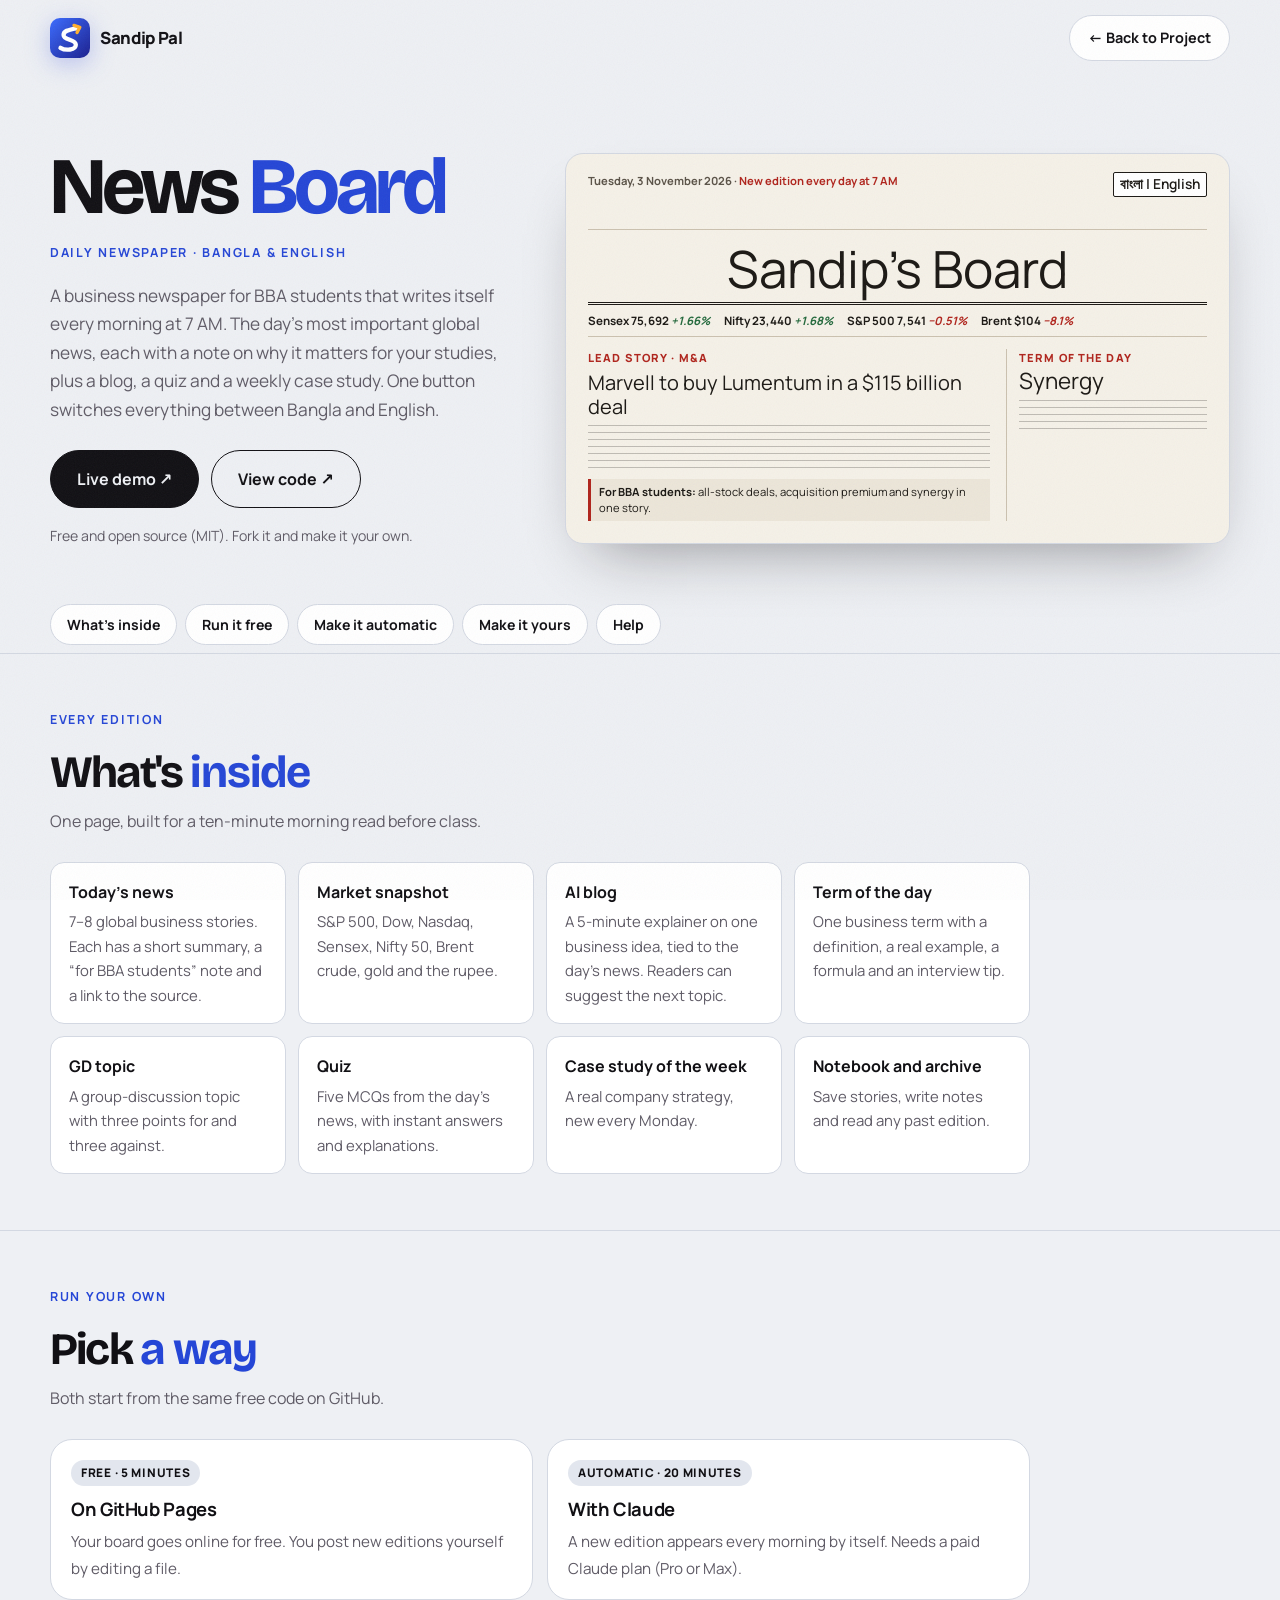
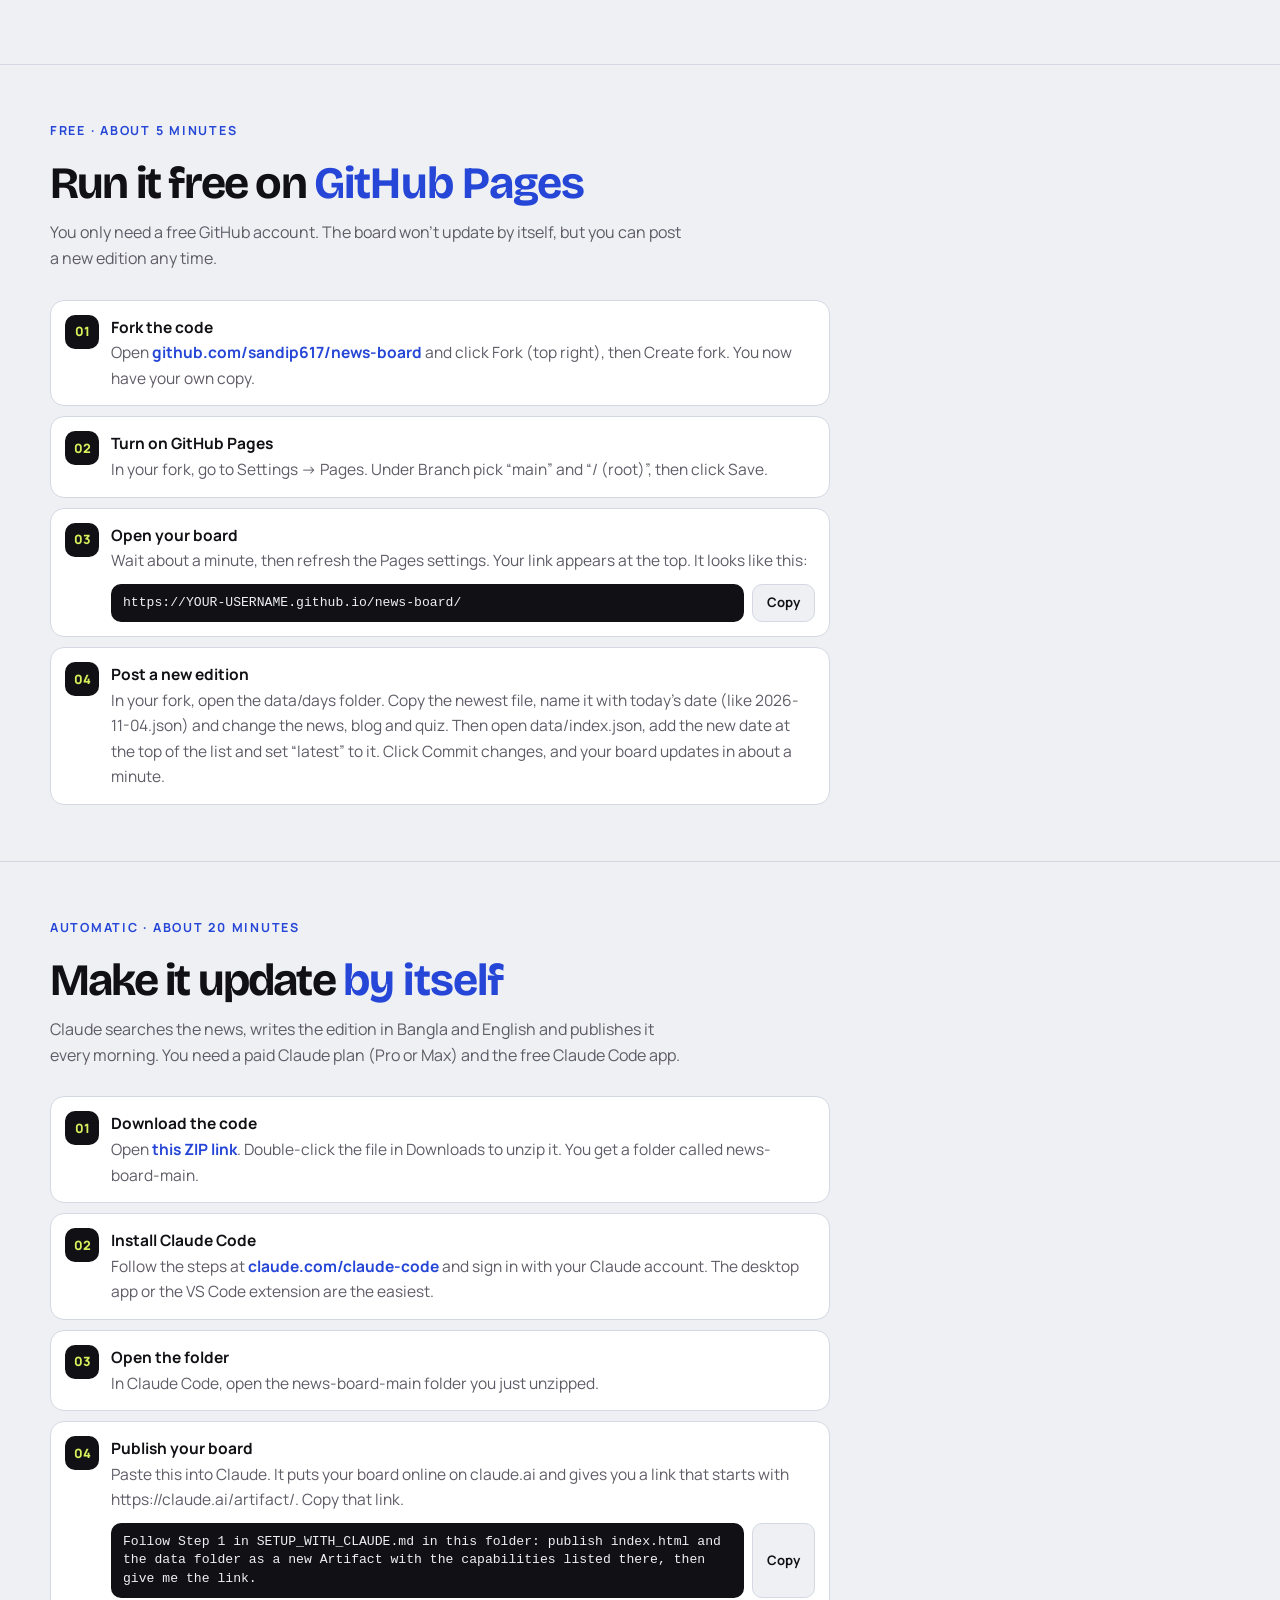
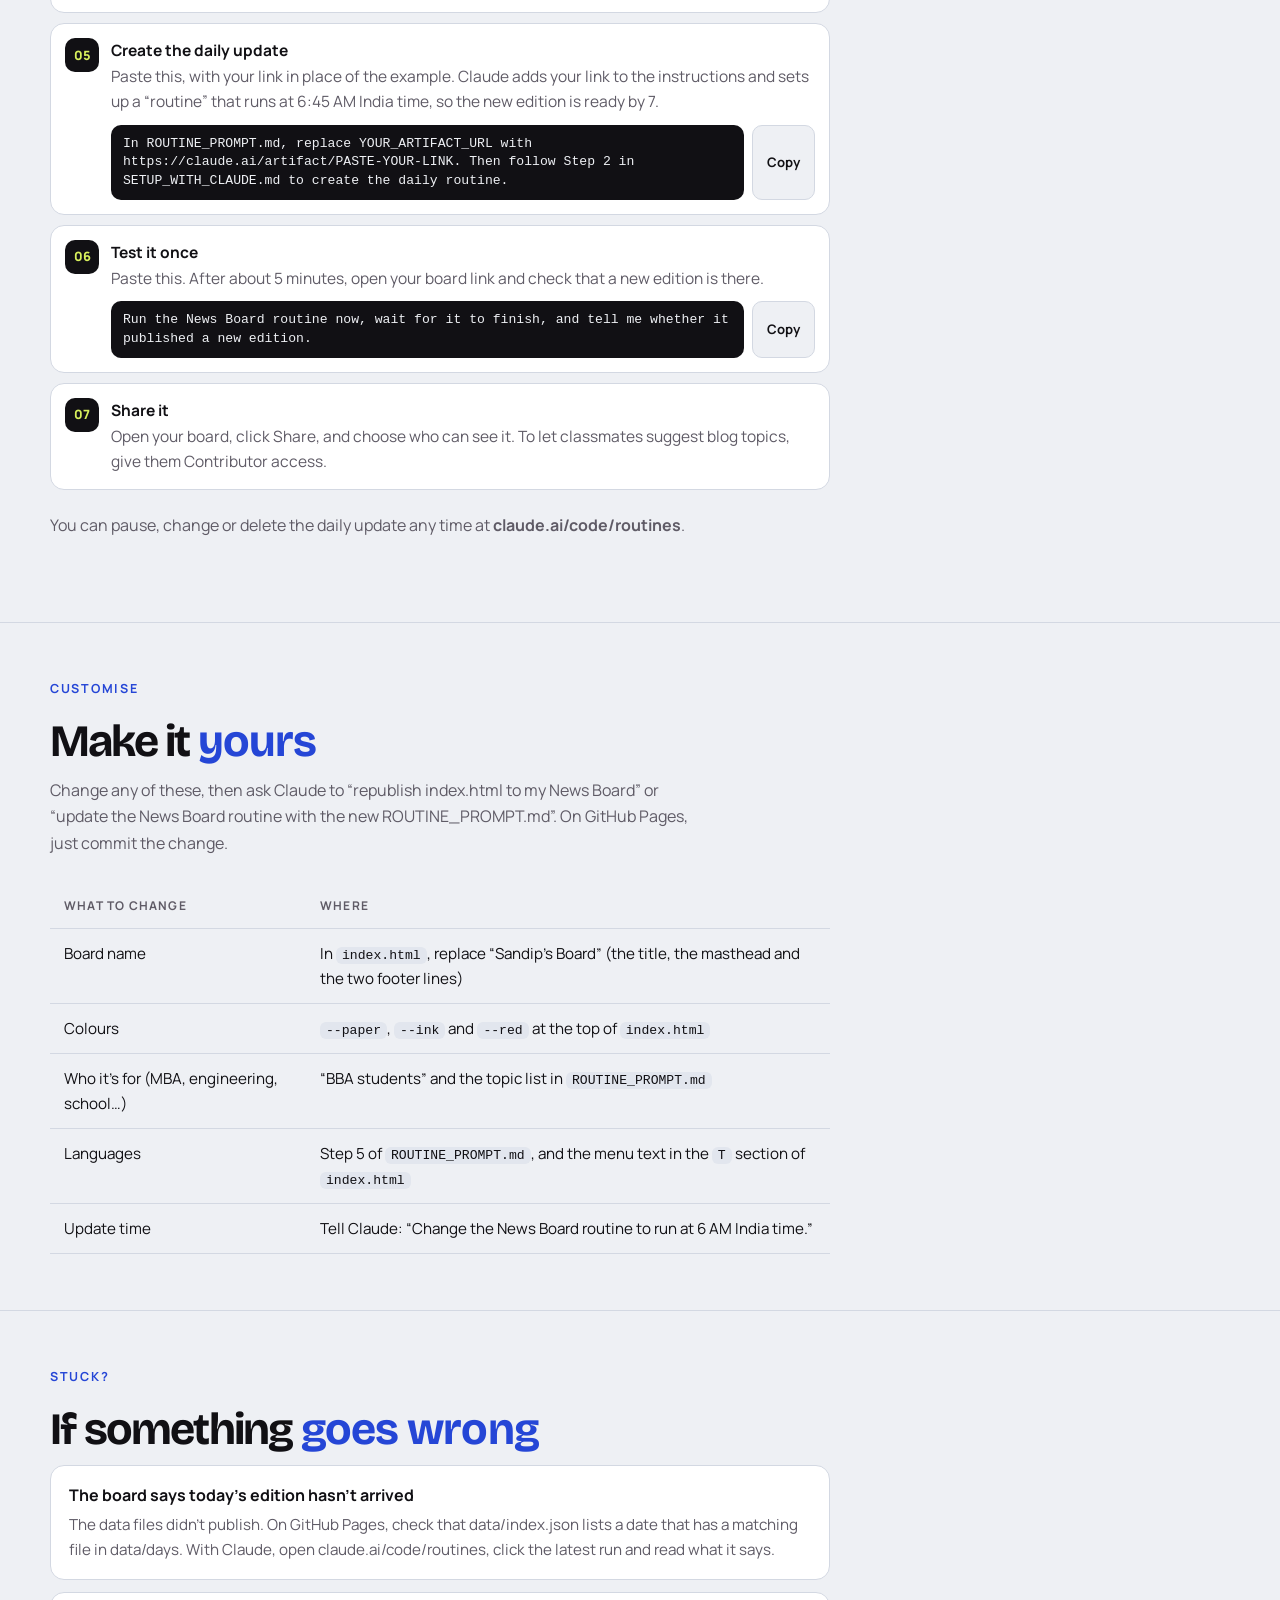
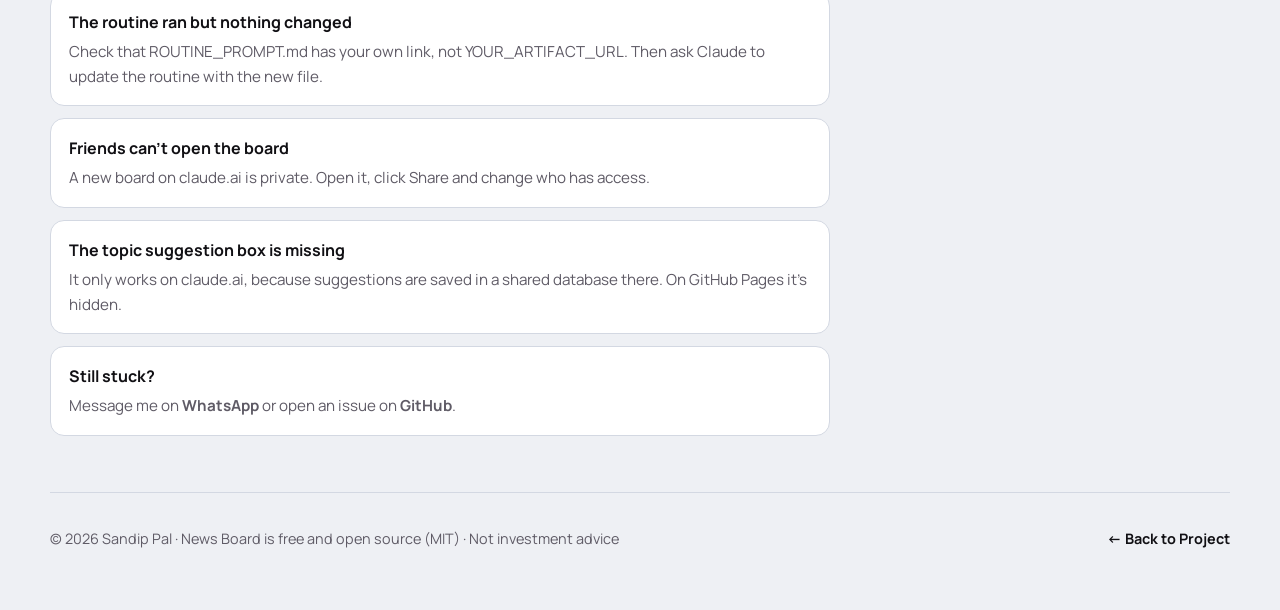
<file: projects/news-board/index.html>
<!DOCTYPE html>
<html lang="en">

<head>
  <!-- Google tag (gtag.js) -->
  <script async src="https://www.googletagmanager.com/gtag/js?id=G-J8QLRPFXB0"></script>
  <script>
    window.dataLayer = window.dataLayer || [];
    function gtag() { dataLayer.push(arguments); }
    gtag('js', new Date());
    gtag('config', 'G-J8QLRPFXB0');
  </script>
  <meta charset="UTF-8">
  <meta name="viewport" content="width=device-width, initial-scale=1.0">
  <title>News Board — Run Your Own · Sandip Pal</title>
  <meta name="description"
    content="News Board is a daily business newspaper for BBA students in Bangla and English that updates itself every morning. Free and open source, with a step-by-step guide to run your own.">
  <meta name="author" content="Sandip Pal">
  <meta name="theme-color" content="#eef0f4">
  <link rel="canonical" href="https://itzsandippal.com/projects/news-board/">

  <meta property="og:type" content="website">
  <meta property="og:site_name" content="Sandip Pal">
  <meta property="og:title" content="News Board — a daily business newspaper for BBA students">
  <meta property="og:description" content="Global news, an AI blog, quiz and case study every morning, in Bangla and English. Free guide to run your own.">
  <meta property="og:url" content="https://itzsandippal.com/projects/news-board/">

  <link rel="icon" type="image/png" href="https://sandip617.github.io/news-board/icons/favicon.png">
  <link rel="apple-touch-icon" href="https://sandip617.github.io/news-board/icons/apple-touch-icon.png">
  <link rel="preconnect" href="https://fonts.googleapis.com">
  <link rel="preconnect" href="https://fonts.gstatic.com" crossorigin>
  <link
    href="https://fonts.googleapis.com/css2?family=Bricolage+Grotesque:opsz,wght@12..96,600..800&family=Manrope:wght@400;500;600;700;800&family=Tiro+Bangla&display=swap"
    rel="stylesheet">
  <link rel="stylesheet" href="../../style.css?v=20261128c">
  <style>
    .nt-back { padding: 10px 18px; border-radius: 999px; border: 1px solid var(--line); background: var(--card); font-weight: 700; font-size: .9rem; white-space: nowrap; transition: background .25s, color .25s; }
    .nt-back:hover { background: var(--ink); color: var(--paper); }

    .nt-hero { padding: 56px 0 40px; display: grid; gap: 40px; align-items: center; }
    .nt-hero h1 { font-size: clamp(2.8rem, 7vw, 5rem); line-height: .95; letter-spacing: -.05em; margin-bottom: 18px; }
    .nt-hero h1 em { color: var(--blue); }
    .nt-hero .lead { color: var(--muted); font-size: 1.08rem; max-width: 520px; margin-bottom: 26px; }
    .nt-actions { display: flex; flex-wrap: wrap; gap: 12px; align-items: center; }
    .nt-meta { margin-top: 16px; font-size: .88rem; color: var(--muted); }

    /* A small front page, drawn in HTML so it stays sharp */
    .paper { display: block; border-radius: 18px; overflow: hidden; background: #f5f1e8; color: #1b1814; border: 1px solid var(--line); box-shadow: 0 30px 60px -30px rgba(17, 16, 20, .45); padding: 18px 22px 22px; text-decoration: none; }
    .paper-top { display: flex; justify-content: space-between; gap: 10px; flex-wrap: wrap; font-size: .7rem; font-weight: 700; color: #5a5247; padding-bottom: 6px; border-bottom: 1px solid #cbc1af; }
    .paper-top b { color: #b0241c; }
    .paper-top .pill { border: 1px solid #1b1814; border-radius: 2px; padding: 0 6px; color: #1b1814; }
    .paper-mast { font-family: "Tiro Bangla", var(--serif); font-size: clamp(2rem, 5vw, 3.2rem); text-align: center; line-height: 1.1; padding: 10px 0 6px; border-bottom: 3px double #1b1814; }
    .paper-mkt { display: flex; gap: 14px; overflow: hidden; font-size: .72rem; font-weight: 700; padding: 6px 0; border-bottom: 1px solid #cbc1af; white-space: nowrap; }
    .paper-mkt .up { color: #22683b; } .paper-mkt .dn { color: #b0241c; }
    .paper-body { display: grid; grid-template-columns: 2fr 1fr; gap: 16px; padding-top: 12px; }
    .paper-body > * { min-width: 0; }
    .paper-k { font-size: .7rem; font-weight: 800; letter-spacing: .1em; color: #b0241c; text-transform: uppercase; }
    .paper-h { font-family: "Tiro Bangla", var(--serif); font-size: 1.25rem; line-height: 1.2; margin: 4px 0 6px; }
    .paper-lines { height: 46px; background: repeating-linear-gradient(#1b1814 0 1px, transparent 1px 7px); opacity: .25; }
    .paper-why { margin-top: 8px; background: #ece6d9; border-left: 3px solid #b0241c; font-size: .7rem; padding: 5px 8px; line-height: 1.4; }
    .paper-side { border-left: 1px solid #cbc1af; padding-left: 12px; }
    .paper-term { font-family: "Tiro Bangla", var(--serif); font-size: 1.4rem; line-height: 1.1; margin-top: 2px; }

    .nt-jump { display: flex; flex-wrap: wrap; gap: 8px; margin-bottom: 8px; }
    .nt-jump a { padding: 8px 16px; border-radius: 999px; border: 1px solid var(--line); background: var(--card); font-weight: 700; font-size: .88rem; }
    .nt-jump a:hover { background: var(--ink); color: var(--paper); }

    .nt-section { padding: 56px 0; border-top: 1px solid var(--line); scroll-margin-top: 80px; }
    .nt-section h2 { font-size: clamp(1.9rem, 4vw, 2.8rem); letter-spacing: -.04em; line-height: 1.05; margin-bottom: 12px; }
    .nt-section h2 em { color: var(--blue); }
    .nt-section > .container > p.sub { color: var(--muted); max-width: 640px; margin-bottom: 28px; }
    .nt-section .modal-steps { max-width: 780px; margin-bottom: 0; }
    .nt-section .modal-steps li { font-size: .97rem; padding: 14px; }
    .nt-section .modal-steps li { grid-template-columns: 34px minmax(0, 1fr); }
    .nt-section .modal-steps li > div, .nt-hero > *, .nt-help > div { min-width: 0; }
    .modal-steps li a { color: var(--blue); font-weight: 700; }

    .cmd { display: flex; gap: 8px; align-items: stretch; margin-top: 10px; }
    .cmd code { flex: 1; min-width: 0; overflow-x: auto; white-space: nowrap; padding: 10px 12px; border-radius: 10px; background: var(--ink); color: var(--paper); font: .82rem/1.4 ui-monospace, SFMono-Regular, Menlo, monospace; }
    .cmd.block code { white-space: pre-wrap; overflow-wrap: anywhere; }
    .copy-btn { flex: none; padding: 0 14px; border-radius: 10px; border: 1px solid var(--line); background: var(--paper); color: var(--ink); font-size: .82rem; font-weight: 700; cursor: pointer; }
    .copy-btn:hover { background: var(--ink); color: var(--paper); }

    .nb-features { display: grid; gap: 12px; grid-template-columns: repeat(auto-fill, minmax(230px, 1fr)); max-width: 980px; }
    .nb-features div { padding: 16px 18px; border-radius: 14px; background: var(--card); border: 1px solid var(--line); }
    .nb-features strong { display: block; margin-bottom: 4px; }
    .nb-features p { color: var(--muted); font-size: .93rem; }

    .nb-choose { display: grid; gap: 14px; max-width: 980px; margin-bottom: 8px; }
    .nb-choose a { display: block; padding: 18px 20px; border-radius: var(--radius); background: var(--card); border: 1px solid var(--line); transition: border-color .25s, transform .25s; }
    .nb-choose a:hover { border-color: var(--ink); transform: translateY(-3px); }
    .nb-choose strong { display: block; font-size: 1.15rem; letter-spacing: -.02em; margin-bottom: 4px; }
    .nb-choose span { color: var(--muted); font-size: .95rem; }
    .nb-choose .tag { display: inline-block; margin-bottom: 8px; padding: 3px 10px; border-radius: 999px; background: var(--paper-2); color: var(--ink); font-size: .74rem; font-weight: 800; letter-spacing: .06em; text-transform: uppercase; }

    .nb-table { width: 100%; max-width: 780px; border-collapse: collapse; font-size: .95rem; }
    .nb-wrap { overflow-x: auto; }
    .nb-table th, .nb-table td { text-align: left; padding: 12px 14px; border-bottom: 1px solid var(--line); vertical-align: top; }
    .nb-table th { font-size: .75rem; letter-spacing: .1em; text-transform: uppercase; color: var(--muted); }
    .nb-table code { font: .82rem ui-monospace, SFMono-Regular, Menlo, monospace; background: var(--paper-2); padding: 1px 6px; border-radius: 6px; }

    .nt-help { display: grid; gap: 12px; max-width: 780px; }
    .nt-help div { padding: 16px 18px; border-radius: 14px; background: var(--card); border: 1px solid var(--line); }
    .nt-help strong { display: block; margin-bottom: 4px; }
    .nt-help p { color: var(--muted); font-size: .95rem; }

    .nt-foot { padding: 34px 0 60px; border-top: 1px solid var(--line); display: flex; flex-wrap: wrap; justify-content: space-between; gap: 14px; color: var(--muted); font-size: .9rem; }
    .nt-foot a { font-weight: 700; color: var(--ink); }
    .nt-foot a:hover { color: var(--blue); }

    @media (min-width: 900px) {
      .nt-hero { grid-template-columns: 5fr 7fr; padding: 72px 0 56px; }
      .nb-choose { grid-template-columns: 1fr 1fr; }
    }
    @media (max-width: 640px) {
      .nt-hero { padding: 32px 0 32px; }
      .nt-section { padding: 44px 0; }
      .btn { padding: 13px 22px; }
      .paper-body { grid-template-columns: 1fr; }
      .paper-side { border-left: 0; padding-left: 0; border-top: 1px solid #cbc1af; padding-top: 8px; }
    }
  </style>
</head>

<body>
  <header class="site-header" id="top">
    <nav class="nav container">
      <a class="brand" href="../../" aria-label="Sandip Pal home">
        <img class="brand-mark" src="../../logo.svg" alt="" width="40" height="40">
        <span class="brand-name">Sandip Pal</span>
      </a>
      <a class="nt-back" href="../../#series">← Back to Project</a>
    </nav>
  </header>

  <main>
    <section class="container nt-hero">
      <div>
        <h1>News <em>Board</em></h1>
        <p class="eyebrow">Daily newspaper · Bangla &amp; English</p>
        <p class="lead">A business newspaper for BBA students that writes itself every morning at 7 AM. The day's
          most important global news, each with a note on why it matters for your studies, plus a blog, a quiz and a
          weekly case study. One button switches everything between Bangla and English.</p>
        <div class="nt-actions">
          <a class="btn btn-primary" href="https://itzsandippal.com/newsboard/" target="_blank" rel="noopener">Live demo ↗</a>
          <a class="btn btn-ghost" href="https://github.com/sandip617/news-board" target="_blank" rel="noopener">View code ↗</a>
        </div>
        <p class="nt-meta">Free and open source (MIT). Fork it and make it your own.</p>
      </div>
      <a class="paper" href="https://itzsandippal.com/newsboard/" target="_blank" rel="noopener" aria-label="Open the News Board live demo">
        <div class="paper-top"><span>Tuesday, 3 November 2026 · <b>New edition every day at 7 AM</b></span><span class="pill">বাংলা | English</span></div>
        <div class="paper-mast">Sandip's Board</div>
        <div class="paper-mkt"><span>Sensex 75,692 <i class="up">+1.66%</i></span><span>Nifty 23,440 <i class="up">+1.68%</i></span><span>S&amp;P 500 7,541 <i class="dn">−0.51%</i></span><span>Brent $104 <i class="dn">−8.1%</i></span></div>
        <div class="paper-body">
          <div>
            <div class="paper-k">Lead story · M&amp;A</div>
            <div class="paper-h">Marvell to buy Lumentum in a $115 billion deal</div>
            <div class="paper-lines"></div>
            <div class="paper-why"><b>For BBA students:</b> all-stock deals, acquisition premium and synergy in one story.</div>
          </div>
          <div class="paper-side">
            <div class="paper-k">Term of the day</div>
            <div class="paper-term">Synergy</div>
            <div class="paper-lines" style="height:32px;margin-top:6px"></div>
          </div>
        </div>
      </a>
    </section>

    <div class="container nt-jump" aria-label="On this page">
      <a href="#inside">What's inside</a>
      <a href="#free">Run it free</a>
      <a href="#auto">Make it automatic</a>
      <a href="#yours">Make it yours</a>
      <a href="#help">Help</a>
    </div>

    <section class="nt-section" id="inside">
      <div class="container">
        <p class="eyebrow">Every edition</p>
        <h2>What's <em>inside</em></h2>
        <p class="sub">One page, built for a ten-minute morning read before class.</p>
        <div class="nb-features">
          <div><strong>Today's news</strong><p>7–8 global business stories. Each has a short summary, a “for BBA students” note and a link to the source.</p></div>
          <div><strong>Market snapshot</strong><p>S&amp;P 500, Dow, Nasdaq, Sensex, Nifty 50, Brent crude, gold and the rupee.</p></div>
          <div><strong>AI blog</strong><p>A 5-minute explainer on one business idea, tied to the day's news. Readers can suggest the next topic.</p></div>
          <div><strong>Term of the day</strong><p>One business term with a definition, a real example, a formula and an interview tip.</p></div>
          <div><strong>GD topic</strong><p>A group-discussion topic with three points for and three against.</p></div>
          <div><strong>Quiz</strong><p>Five MCQs from the day's news, with instant answers and explanations.</p></div>
          <div><strong>Case study of the week</strong><p>A real company strategy, new every Monday.</p></div>
          <div><strong>Notebook and archive</strong><p>Save stories, write notes and read any past edition.</p></div>
        </div>
      </div>
    </section>

    <section class="nt-section" id="run">
      <div class="container">
        <p class="eyebrow">Run your own</p>
        <h2>Pick <em>a way</em></h2>
        <p class="sub">Both start from the same free code on GitHub.</p>
        <div class="nb-choose">
          <a href="#free"><span class="tag">Free · 5 minutes</span><strong>On GitHub Pages</strong><span>Your board goes online for free. You post new editions yourself by editing a file.</span></a>
          <a href="#auto"><span class="tag">Automatic · 20 minutes</span><strong>With Claude</strong><span>A new edition appears every morning by itself. Needs a paid Claude plan (Pro or Max).</span></a>
        </div>
      </div>
    </section>

    <section class="nt-section" id="free">
      <div class="container">
        <p class="eyebrow">Free · about 5 minutes</p>
        <h2>Run it free on <em>GitHub Pages</em></h2>
        <p class="sub">You only need a free GitHub account. The board won't update by itself, but you can post a new edition any time.</p>
        <ol class="modal-steps">
          <li><div><strong>Fork the code</strong><span>Open <a href="https://github.com/sandip617/news-board" target="_blank" rel="noopener">github.com/sandip617/news-board</a> and click Fork (top right), then Create fork. You now have your own copy.</span></div></li>
          <li><div><strong>Turn on GitHub Pages</strong><span>In your fork, go to Settings → Pages. Under Branch pick “main” and “/ (root)”, then click Save.</span></div></li>
          <li><div><strong>Open your board</strong><span>Wait about a minute, then refresh the Pages settings. Your link appears at the top. It looks like this:</span>
            <div class="cmd"><code>https://YOUR-USERNAME.github.io/news-board/</code></div></div></li>
          <li><div><strong>Post a new edition</strong><span>In your fork, open the data/days folder. Copy the newest file, name it with today's date (like 2026-11-04.json) and change the news, blog and quiz. Then open data/index.json, add the new date at the top of the list and set “latest” to it. Click Commit changes, and your board updates in about a minute.</span></div></li>
        </ol>
      </div>
    </section>

    <section class="nt-section" id="auto">
      <div class="container">
        <p class="eyebrow">Automatic · about 20 minutes</p>
        <h2>Make it update <em>by itself</em></h2>
        <p class="sub">Claude searches the news, writes the edition in Bangla and English and publishes it every morning. You need a paid Claude plan (Pro or Max) and the free Claude Code app.</p>
        <ol class="modal-steps">
          <li><div><strong>Download the code</strong><span>Open <a href="https://github.com/sandip617/news-board/archive/refs/heads/main.zip">this ZIP link</a>. Double-click the file in Downloads to unzip it. You get a folder called news-board-main.</span></div></li>
          <li><div><strong>Install Claude Code</strong><span>Follow the steps at <a href="https://claude.com/claude-code" target="_blank" rel="noopener">claude.com/claude-code</a> and sign in with your Claude account. The desktop app or the VS Code extension are the easiest.</span></div></li>
          <li><div><strong>Open the folder</strong><span>In Claude Code, open the news-board-main folder you just unzipped.</span></div></li>
          <li><div><strong>Publish your board</strong><span>Paste this into Claude. It puts your board online on claude.ai and gives you a link that starts with https://claude.ai/artifact/. Copy that link.</span>
            <div class="cmd block"><code>Follow Step 1 in SETUP_WITH_CLAUDE.md in this folder: publish index.html and the data folder as a new Artifact with the capabilities listed there, then give me the link.</code></div></div></li>
          <li><div><strong>Create the daily update</strong><span>Paste this, with your link in place of the example. Claude adds your link to the instructions and sets up a “routine” that runs at 6:45 AM India time, so the new edition is ready by 7.</span>
            <div class="cmd block"><code>In ROUTINE_PROMPT.md, replace YOUR_ARTIFACT_URL with https://claude.ai/artifact/PASTE-YOUR-LINK. Then follow Step 2 in SETUP_WITH_CLAUDE.md to create the daily routine.</code></div></div></li>
          <li><div><strong>Test it once</strong><span>Paste this. After about 5 minutes, open your board link and check that a new edition is there.</span>
            <div class="cmd block"><code>Run the News Board routine now, wait for it to finish, and tell me whether it published a new edition.</code></div></div></li>
          <li><div><strong>Share it</strong><span>Open your board, click Share, and choose who can see it. To let classmates suggest blog topics, give them Contributor access.</span></div></li>
        </ol>
        <p class="sub" style="margin-top:22px">You can pause, change or delete the daily update any time at <a href="https://claude.ai/code/routines" target="_blank" rel="noopener"><strong>claude.ai/code/routines</strong></a>.</p>
      </div>
    </section>

    <section class="nt-section" id="yours">
      <div class="container">
        <p class="eyebrow">Customise</p>
        <h2>Make it <em>yours</em></h2>
        <p class="sub">Change any of these, then ask Claude to “republish index.html to my News Board” or “update the News Board routine with the new ROUTINE_PROMPT.md”. On GitHub Pages, just commit the change.</p>
        <div class="nb-wrap">
          <table class="nb-table">
            <thead><tr><th>What to change</th><th>Where</th></tr></thead>
            <tbody>
              <tr><td>Board name</td><td>In <code>index.html</code>, replace “Sandip's Board” (the title, the masthead and the two footer lines)</td></tr>
              <tr><td>Colours</td><td><code>--paper</code>, <code>--ink</code> and <code>--red</code> at the top of <code>index.html</code></td></tr>
              <tr><td>Who it's for (MBA, engineering, school…)</td><td>“BBA students” and the topic list in <code>ROUTINE_PROMPT.md</code></td></tr>
              <tr><td>Languages</td><td>Step 5 of <code>ROUTINE_PROMPT.md</code>, and the menu text in the <code>T</code> section of <code>index.html</code></td></tr>
              <tr><td>Update time</td><td>Tell Claude: “Change the News Board routine to run at 6 AM India time.”</td></tr>
            </tbody>
          </table>
        </div>
      </div>
    </section>

    <section class="nt-section" id="help">
      <div class="container">
        <p class="eyebrow">Stuck?</p>
        <h2>If something <em>goes wrong</em></h2>
        <div class="nt-help">
          <div><strong>The board says today's edition hasn't arrived</strong><p>The data files didn't publish. On GitHub Pages, check that data/index.json lists a date that has a matching file in data/days. With Claude, open claude.ai/code/routines, click the latest run and read what it says.</p></div>
          <div><strong>The routine ran but nothing changed</strong><p>Check that ROUTINE_PROMPT.md has your own link, not YOUR_ARTIFACT_URL. Then ask Claude to update the routine with the new file.</p></div>
          <div><strong>Friends can't open the board</strong><p>A new board on claude.ai is private. Open it, click Share and change who has access.</p></div>
          <div><strong>The topic suggestion box is missing</strong><p>It only works on claude.ai, because suggestions are saved in a shared database there. On GitHub Pages it's hidden.</p></div>
          <div><strong>Still stuck?</strong><p>Message me on <a href="https://wa.me/917022232721" target="_blank" rel="noopener"><strong style="display:inline">WhatsApp</strong></a> or open an issue on <a href="https://github.com/sandip617/news-board/issues" target="_blank" rel="noopener"><strong style="display:inline">GitHub</strong></a>.</p></div>
        </div>
      </div>
    </section>

    <footer class="container nt-foot">
      <p>© <span id="year">2026</span> Sandip Pal · News Board is free and open source (MIT) · Not investment advice</p>
      <a href="../../#series">← Back to Project</a>
    </footer>
  </main>

  <script>
    // Copy buttons for the commands and prompts
    document.querySelectorAll(".cmd").forEach(box => {
      const btn = document.createElement("button");
      btn.type = "button"; btn.className = "copy-btn"; btn.textContent = "Copy";
      btn.addEventListener("click", async () => {
        try { await navigator.clipboard.writeText(box.querySelector("code").textContent); btn.textContent = "Copied ✓"; }
        catch { btn.textContent = "Select & copy"; }
        setTimeout(() => { btn.textContent = "Copy"; }, 1800);
      });
      box.append(btn);
    });
    document.getElementById("year").textContent = new Date().getFullYear();
    // Header border once the page is scrolled
    const header = document.querySelector(".site-header");
    addEventListener("scroll", () => header.classList.toggle("scrolled", scrollY > 8), { passive: true });
  </script>
</body>

</html>
</file>
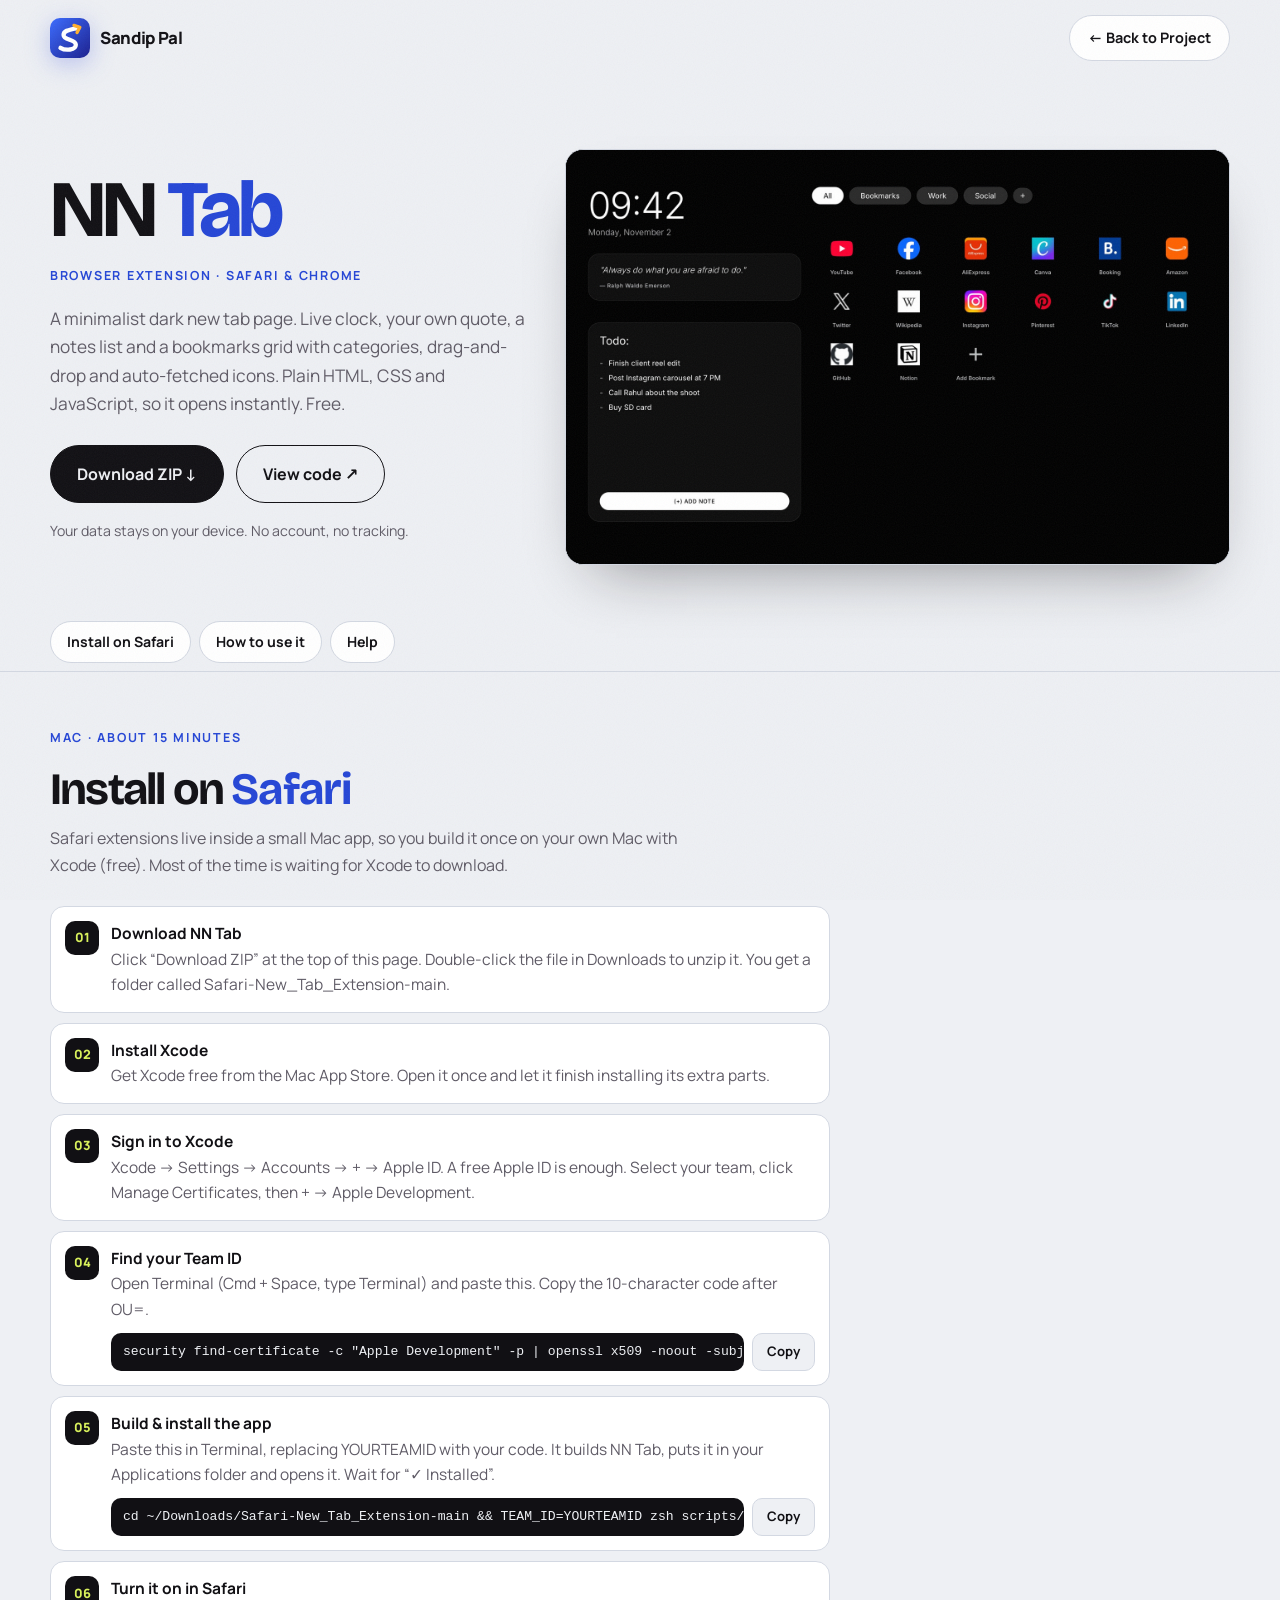
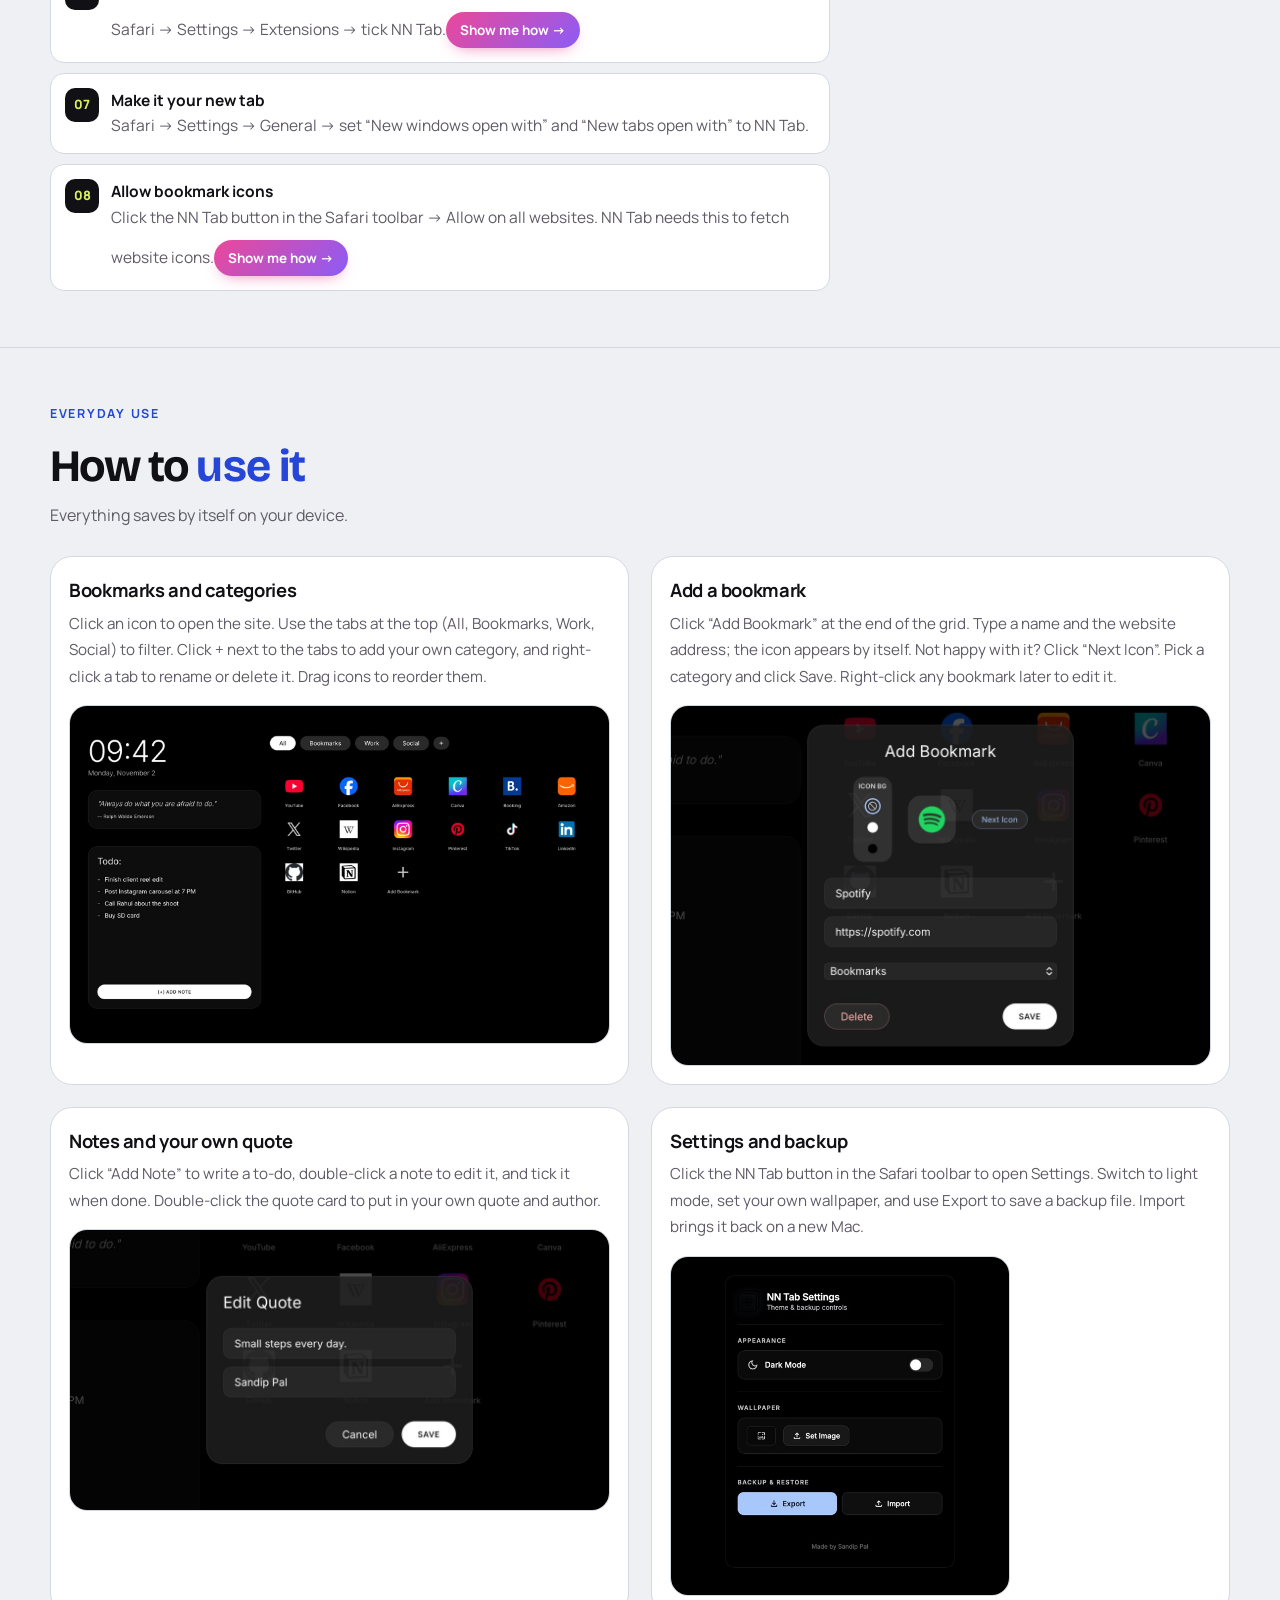
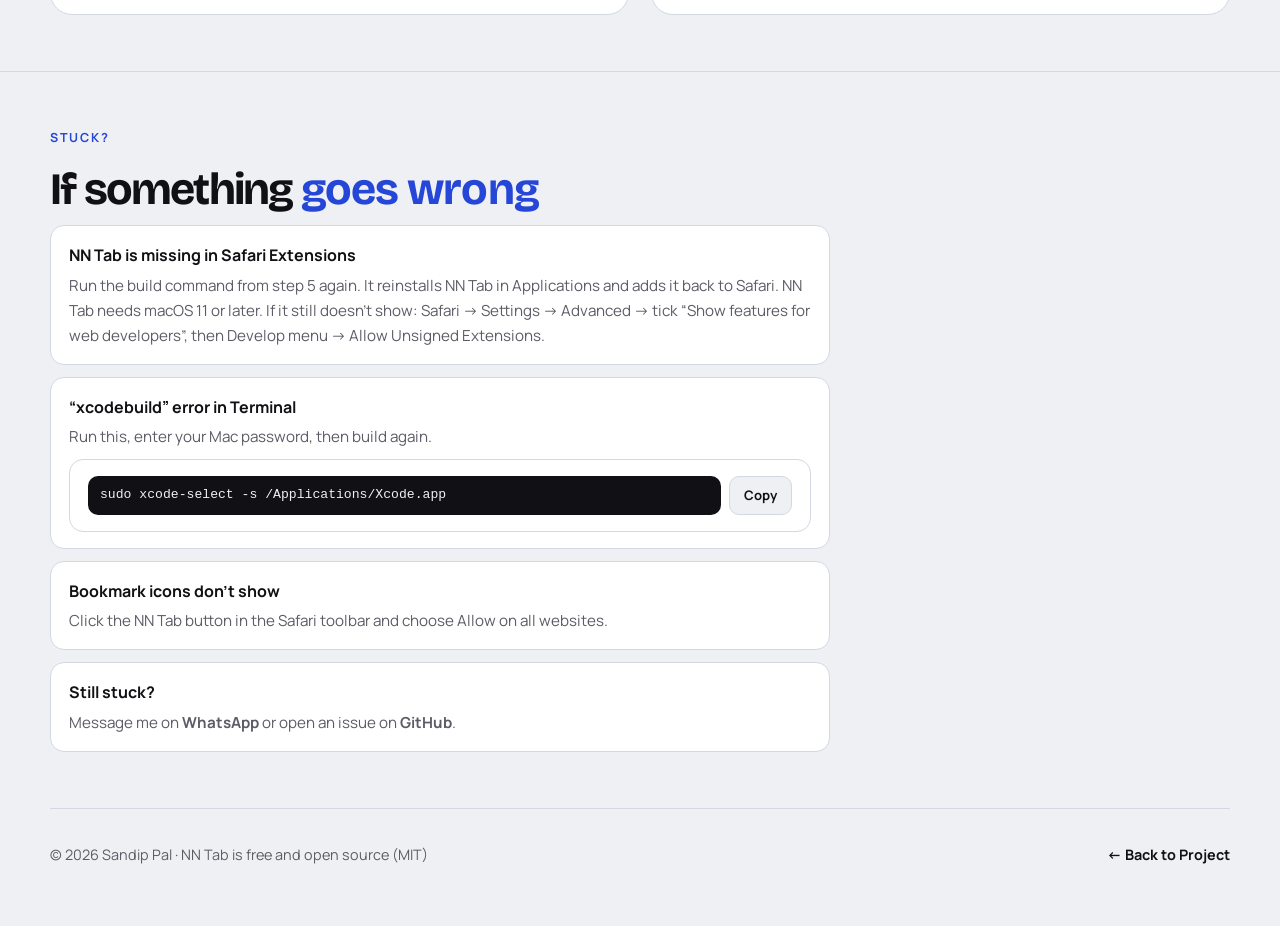
<file: projects/nn-tab/index.html>
<!DOCTYPE html>
<html lang="en">

<head>
  <!-- Google tag (gtag.js) -->
  <script async src="https://www.googletagmanager.com/gtag/js?id=G-J8QLRPFXB0"></script>
  <script>
    window.dataLayer = window.dataLayer || [];
    function gtag() { dataLayer.push(arguments); }
    gtag('js', new Date());
    gtag('config', 'G-J8QLRPFXB0');
  </script>
  <meta charset="UTF-8">
  <meta name="viewport" content="width=device-width, initial-scale=1.0">
  <title>NN Tab — Download & Install · Sandip Pal</title>
  <meta name="description"
    content="NN Tab is a minimalist dark new tab page for Safari and Chrome by Sandip Pal. Download it free and follow the step-by-step install guide with screenshots.">
  <meta name="author" content="Sandip Pal">
  <meta name="theme-color" content="#eef0f4">
  <link rel="canonical" href="https://itzsandippal.com/projects/nn-tab/">

  <meta property="og:type" content="website">
  <meta property="og:site_name" content="Sandip Pal">
  <meta property="og:title" content="NN Tab — a minimalist new tab for Safari & Chrome">
  <meta property="og:description" content="Clock, quotes, notes and a bookmarks grid. Free download and install guide.">
  <meta property="og:image" content="https://itzsandippal.com/projects/nn-tab/01-new-tab.jpg">
  <meta property="og:url" content="https://itzsandippal.com/projects/nn-tab/">
  <meta name="twitter:card" content="summary_large_image">
  <meta name="twitter:image" content="https://itzsandippal.com/projects/nn-tab/01-new-tab.jpg">

  <link rel="icon" type="image/svg+xml" href="../../logo.svg">
  <link rel="icon" type="image/png" href="../../logo.png">
  <link rel="apple-touch-icon" href="../../apple-touch-icon.png">
  <link rel="preconnect" href="https://fonts.googleapis.com">
  <link rel="preconnect" href="https://fonts.gstatic.com" crossorigin>
  <link
    href="https://fonts.googleapis.com/css2?family=Bricolage+Grotesque:opsz,wght@12..96,600..800&family=Manrope:wght@400;500;600;700;800&display=swap"
    rel="stylesheet">
  <link rel="stylesheet" href="../../style.css?v=20261128c">
  <style>
    .nt-back { padding: 10px 18px; border-radius: 999px; border: 1px solid var(--line); background: var(--card); font-weight: 700; font-size: .9rem; white-space: nowrap; transition: background .25s, color .25s; }
    .nt-back:hover { background: var(--ink); color: var(--paper); }

    .nt-hero { padding: 56px 0 40px; display: grid; gap: 40px; align-items: center; }
    .nt-hero h1 { font-size: clamp(2.8rem, 7vw, 5rem); line-height: .95; letter-spacing: -.05em; margin-bottom: 18px; }
    .nt-hero h1 em { color: var(--blue); }
    .nt-hero .lead { color: var(--muted); font-size: 1.08rem; max-width: 520px; margin-bottom: 26px; }
    .nt-actions { display: flex; flex-wrap: wrap; gap: 12px; align-items: center; }
    .nt-meta { margin-top: 16px; font-size: .88rem; color: var(--muted); }
    .nt-shot { display: block; border-radius: 18px; overflow: hidden; background: #000; border: 1px solid var(--line); box-shadow: 0 30px 60px -30px rgba(17, 16, 20, .45); }
    .nt-shot img { width: 100%; height: auto; }

    .nt-jump { display: flex; flex-wrap: wrap; gap: 8px; margin-bottom: 8px; }
    .nt-jump a { padding: 8px 16px; border-radius: 999px; border: 1px solid var(--line); background: var(--card); font-weight: 700; font-size: .88rem; }
    .nt-jump a:hover { background: var(--ink); color: var(--paper); }

    .nt-section { padding: 56px 0; border-top: 1px solid var(--line); scroll-margin-top: 80px; }
    .nt-section h2 { font-size: clamp(1.9rem, 4vw, 2.8rem); letter-spacing: -.04em; line-height: 1.05; margin-bottom: 12px; }
    .nt-section h2 em { color: var(--blue); }
    .nt-section > .container > p.sub { color: var(--muted); max-width: 640px; margin-bottom: 28px; }
    .nt-section .modal-steps { max-width: 780px; margin-bottom: 0; }
    .nt-section .modal-steps li { font-size: .97rem; padding: 14px; }
    .nt-section .modal-steps li { grid-template-columns: 34px minmax(0, 1fr); }
    .nt-section .modal-steps li > div, .nt-hero > *, .nt-help > div { min-width: 0; }

    .cmd { display: flex; gap: 8px; align-items: stretch; margin-top: 10px; }
    .cmd code { flex: 1; min-width: 0; overflow-x: auto; white-space: nowrap; padding: 10px 12px; border-radius: 10px; background: var(--ink); color: var(--paper); font: .82rem/1.4 ui-monospace, SFMono-Regular, Menlo, monospace; }
    .copy-btn { flex: none; padding: 0 14px; border-radius: 10px; border: 1px solid var(--line); background: var(--paper); color: var(--ink); font-size: .82rem; font-weight: 700; cursor: pointer; }
    .copy-btn:hover { background: var(--ink); color: var(--paper); }

    .nt-help { display: grid; gap: 12px; max-width: 780px; }
    .nt-help div { padding: 16px 18px; border-radius: 14px; background: var(--card); border: 1px solid var(--line); }
    .nt-help strong { display: block; margin-bottom: 4px; }
    .nt-help p { color: var(--muted); font-size: .95rem; }

    .nt-usage { display: grid; gap: 22px; }
    .nt-use { margin: 0; padding: 18px; border-radius: var(--radius); background: var(--card); border: 1px solid var(--line); display: grid; gap: 16px; align-content: start; }
    .nt-use figcaption strong { display: block; font-size: 1.15rem; letter-spacing: -.02em; margin-bottom: 4px; }
    .nt-use figcaption span { color: var(--muted); font-size: .95rem; }
    .nt-use .nt-shot { box-shadow: none; }
    .nt-use-narrow .nt-shot { max-width: 340px; }

    .nt-foot { padding: 34px 0 60px; border-top: 1px solid var(--line); display: flex; flex-wrap: wrap; justify-content: space-between; gap: 14px; color: var(--muted); font-size: .9rem; }
    .nt-foot a { font-weight: 700; color: var(--ink); }
    .nt-foot a:hover { color: var(--blue); }

    @media (min-width: 900px) {
      .nt-hero { grid-template-columns: 5fr 7fr; padding: 72px 0 56px; }
      .nt-usage { grid-template-columns: 1fr 1fr; }
    }
    @media (max-width: 640px) {
      .nt-hero { padding: 32px 0 32px; }
      .nt-section { padding: 44px 0; }
      .btn { padding: 13px 22px; }
    }
  </style>
</head>

<body>
  <header class="site-header" id="top">
    <nav class="nav container">
      <a class="brand" href="../../" aria-label="Sandip Pal home">
        <img class="brand-mark" src="../../logo.svg" alt="" width="40" height="40">
        <span class="brand-name">Sandip Pal</span>
      </a>
      <a class="nt-back" href="../../#series">← Back to Project</a>
    </nav>
  </header>

  <main>
    <section class="container nt-hero">
      <div>
        <h1>NN <em>Tab</em></h1>
        <p class="eyebrow">Browser extension · Safari &amp; Chrome</p>
        <p class="lead">A minimalist dark new tab page. Live clock, your own quote, a notes list and a bookmarks grid
          with categories, drag-and-drop and auto-fetched icons. Plain HTML, CSS and JavaScript, so it opens
          instantly. Free.</p>
        <div class="nt-actions">
          <a class="btn btn-primary" href="https://github.com/sandip617/Safari-New_Tab_Extension/archive/refs/heads/main.zip">Download ZIP ↓</a>
          <a class="btn btn-ghost" href="https://github.com/sandip617/Safari-New_Tab_Extension" target="_blank" rel="noopener">View code ↗</a>
        </div>
        <p class="nt-meta">Your data stays on your device. No account, no tracking.</p>
      </div>
      <a class="nt-shot" href="01-new-tab.jpg" target="_blank" rel="noopener">
        <img src="01-new-tab.jpg" width="1600" height="1000"
          alt="NN Tab open in a new tab: clock, quote and notes on the left, bookmarks grid on the right">
      </a>
    </section>

    <div class="container nt-jump" aria-label="On this page">
      <a href="#safari">Install on Safari</a>
      <a href="#use">How to use it</a>
      <a href="#help">Help</a>
    </div>

    <section class="nt-section" id="safari">
      <div class="container">
        <p class="eyebrow">Mac · about 15 minutes</p>
        <h2>Install on <em>Safari</em></h2>
        <p class="sub">Safari extensions live inside a small Mac app, so you build it once on your own Mac with Xcode
          (free). Most of the time is waiting for Xcode to download.</p>
        <ol class="modal-steps">
          <li><div><strong>Download NN Tab</strong><span>Click “Download ZIP” at the top of this page. Double-click the file in Downloads to unzip it. You get a folder called Safari-New_Tab_Extension-main.</span></div></li>
          <li><div><strong>Install Xcode</strong><span>Get Xcode free from the Mac App Store. Open it once and let it finish installing its extra parts.</span></div></li>
          <li><div><strong>Sign in to Xcode</strong><span>Xcode → Settings → Accounts → + → Apple ID. A free Apple ID is enough. Select your team, click Manage Certificates, then + → Apple Development.</span></div></li>
          <li><div><strong>Find your Team ID</strong><span>Open Terminal (Cmd + Space, type Terminal) and paste this. Copy the 10-character code after OU=.</span>
            <div class="cmd"><code>security find-certificate -c "Apple Development" -p | openssl x509 -noout -subject</code></div></div></li>
          <li><div><strong>Build &amp; install the app</strong><span>Paste this in Terminal, replacing YOURTEAMID with your code. It builds NN Tab, puts it in your Applications folder and opens it. Wait for “✓ Installed”.</span>
            <div class="cmd"><code>cd ~/Downloads/Safari-New_Tab_Extension-main &amp;&amp; TEAM_ID=YOURTEAMID zsh scripts/build-safari.sh</code></div></div></li>
          <li><div><strong>Turn it on in Safari</strong><span>Safari → Settings → Extensions → tick NN Tab.</span><a class="howto" href="../../guides/safari-extensions/?for=nntab#extensions">Show me how →</a></div></li>
          <li><div><strong>Make it your new tab</strong><span>Safari → Settings → General → set “New windows open with” and “New tabs open with” to NN Tab.</span></div></li>
          <li><div><strong>Allow bookmark icons</strong><span>Click the NN Tab button in the Safari toolbar → Allow on all websites. NN Tab needs this to fetch website icons.</span><a class="howto" href="../../guides/safari-extensions/?for=nntab#websites">Show me how →</a></div></li>
        </ol>
      </div>
    </section>

    <section class="nt-section" id="use">
      <div class="container">
        <p class="eyebrow">Everyday use</p>
        <h2>How to <em>use it</em></h2>
        <p class="sub">Everything saves by itself on your device.</p>
        <div class="nt-usage">
          <figure class="nt-use">
            <figcaption><strong>Bookmarks and categories</strong><span>Click an icon to open the site. Use the tabs at the top (All, Bookmarks, Work, Social) to filter. Click + next to the tabs to add your own category, and right-click a tab to rename or delete it. Drag icons to reorder them.</span></figcaption>
            <a class="nt-shot" href="01-new-tab.jpg" target="_blank" rel="noopener"><img src="01-new-tab.jpg" width="1600" height="1000" loading="lazy" alt="NN Tab home screen with category tabs and bookmark icons"></a>
          </figure>
          <figure class="nt-use">
            <figcaption><strong>Add a bookmark</strong><span>Click “Add Bookmark” at the end of the grid. Type a name and the website address; the icon appears by itself. Not happy with it? Click “Next Icon”. Pick a category and click Save. Right-click any bookmark later to edit it.</span></figcaption>
            <a class="nt-shot" href="02-add-bookmark.jpg" target="_blank" rel="noopener"><img src="02-add-bookmark.jpg" width="1100" height="733" loading="lazy" alt="Add Bookmark window with name, URL, category and a fetched Spotify icon"></a>
          </figure>
          <figure class="nt-use">
            <figcaption><strong>Notes and your own quote</strong><span>Click “Add Note” to write a to-do, double-click a note to edit it, and tick it when done. Double-click the quote card to put in your own quote and author.</span></figcaption>
            <a class="nt-shot" href="03-edit-quote.jpg" target="_blank" rel="noopener"><img src="03-edit-quote.jpg" width="1100" height="570" loading="lazy" alt="Edit Quote window with quote text and author fields"></a>
          </figure>
          <figure class="nt-use nt-use-narrow">
            <figcaption><strong>Settings and backup</strong><span>Click the NN Tab button in the Safari toolbar to open Settings. Switch to light mode, set your own wallpaper, and use Export to save a backup file. Import brings it back on a new Mac.</span></figcaption>
            <a class="nt-shot" href="04-settings.jpg" target="_blank" rel="noopener"><img src="04-settings.jpg" width="620" height="620" loading="lazy" alt="NN Tab Settings page with light mode toggle, wallpaper and backup buttons"></a>
          </figure>
        </div>
      </div>
    </section>

    <section class="nt-section" id="help">
      <div class="container">
        <p class="eyebrow">Stuck?</p>
        <h2>If something <em>goes wrong</em></h2>
        <div class="nt-help">
          <div><strong>NN Tab is missing in Safari Extensions</strong><p>Run the build command from step 5 again. It reinstalls NN Tab in Applications and adds it back to Safari. NN Tab needs macOS 11 or later. If it still doesn’t show: Safari → Settings → Advanced → tick “Show features for web developers”, then Develop menu → Allow Unsigned Extensions.</p></div>
          <div><strong>“xcodebuild” error in Terminal</strong><p>Run this, enter your Mac password, then build again.</p><div class="cmd"><code>sudo xcode-select -s /Applications/Xcode.app</code></div></div>
          <div><strong>Bookmark icons don’t show</strong><p>Click the NN Tab button in the Safari toolbar and choose Allow on all websites.</p></div>
          <div><strong>Still stuck?</strong><p>Message me on <a href="https://wa.me/917022232721" target="_blank" rel="noopener"><strong style="display:inline">WhatsApp</strong></a> or open an issue on <a href="https://github.com/sandip617/Safari-New_Tab_Extension/issues" target="_blank" rel="noopener"><strong style="display:inline">GitHub</strong></a>.</p></div>
        </div>
      </div>
    </section>

    <footer class="container nt-foot">
      <p>© <span id="year">2026</span> Sandip Pal · NN Tab is free and open source (MIT)</p>
      <a href="../../#series">← Back to Project</a>
    </footer>
  </main>

  <script>
    // Copy buttons for the Terminal commands
    document.querySelectorAll(".cmd").forEach(box => {
      const btn = document.createElement("button");
      btn.type = "button"; btn.className = "copy-btn"; btn.textContent = "Copy";
      btn.addEventListener("click", async () => {
        try { await navigator.clipboard.writeText(box.querySelector("code").textContent); btn.textContent = "Copied ✓"; }
        catch { btn.textContent = "Select & copy"; }
        setTimeout(() => { btn.textContent = "Copy"; }, 1800);
      });
      box.append(btn);
    });
    document.getElementById("year").textContent = new Date().getFullYear();
    // Header border once the page is scrolled
    const header = document.querySelector(".site-header");
    addEventListener("scroll", () => header.classList.toggle("scrolled", scrollY > 8), { passive: true });
  </script>
  <script src="../../guides/drawer.js"></script>
</body>

</html>
</file>
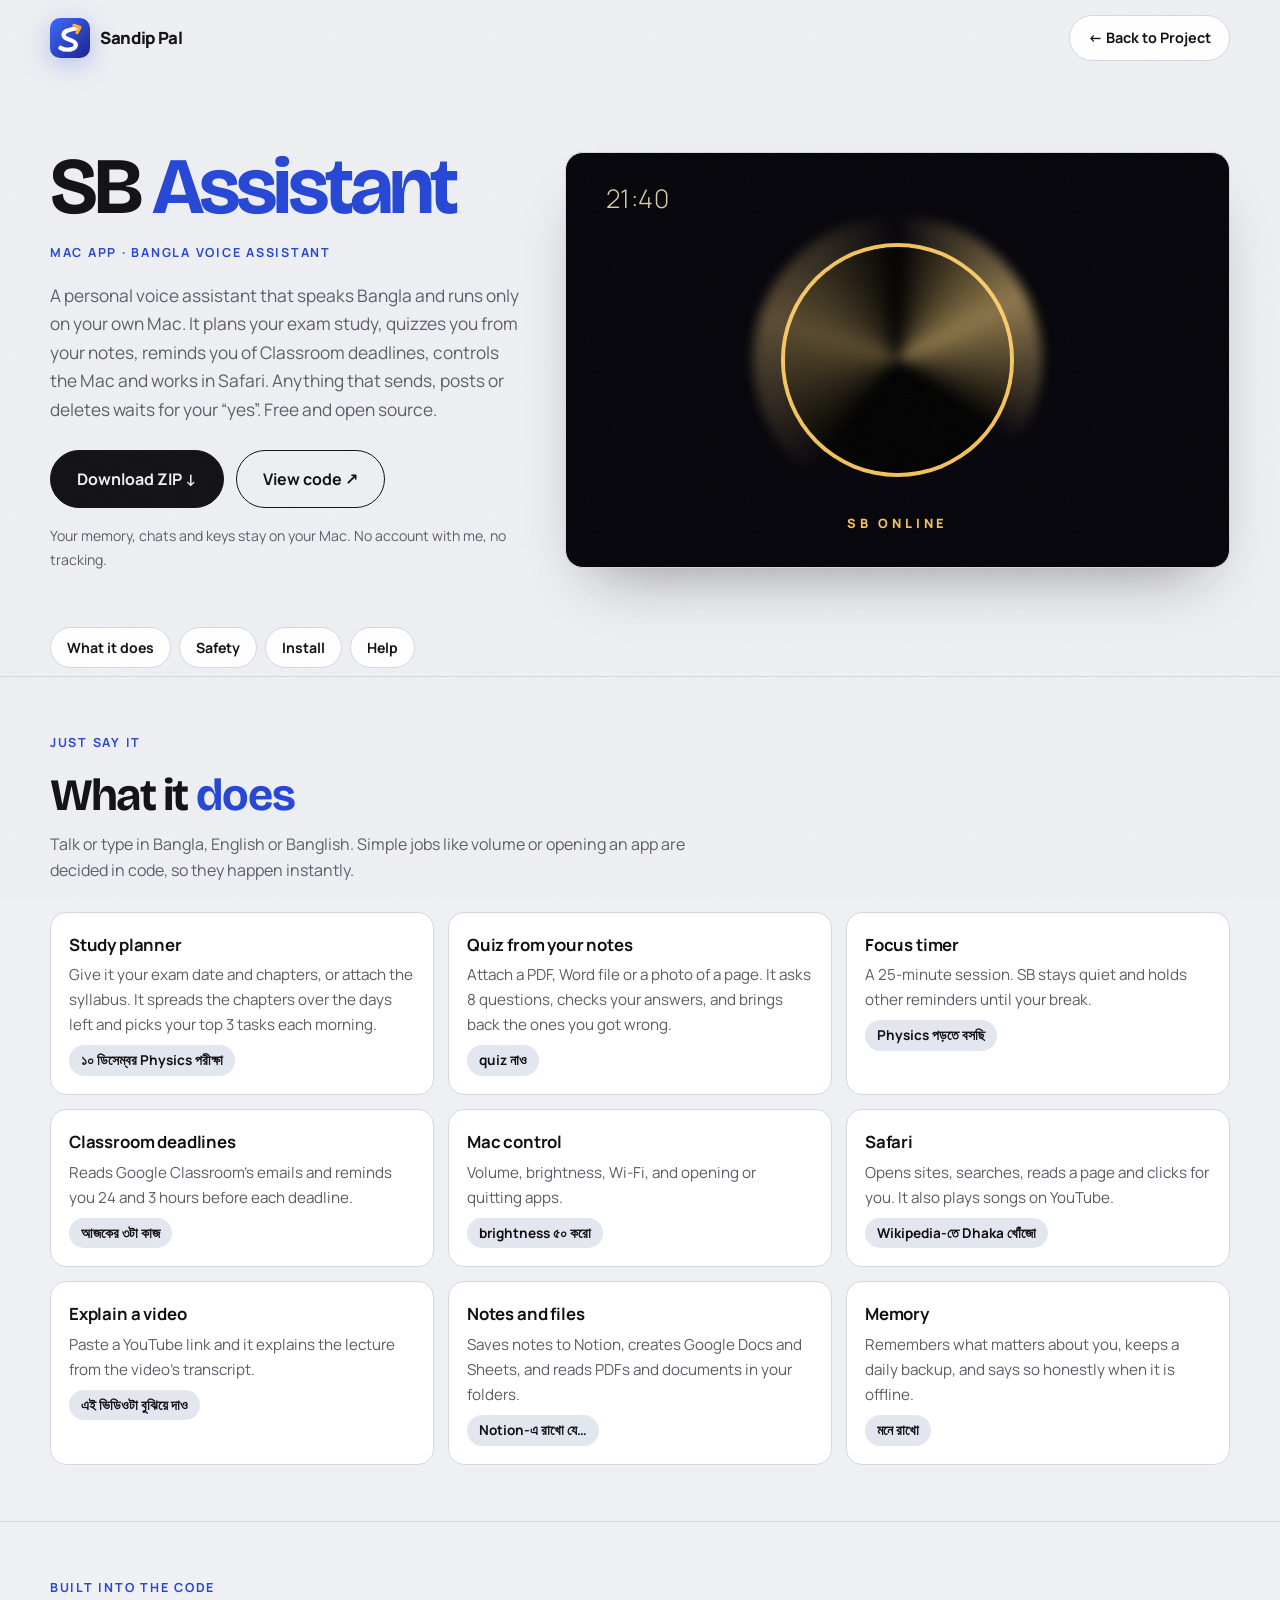
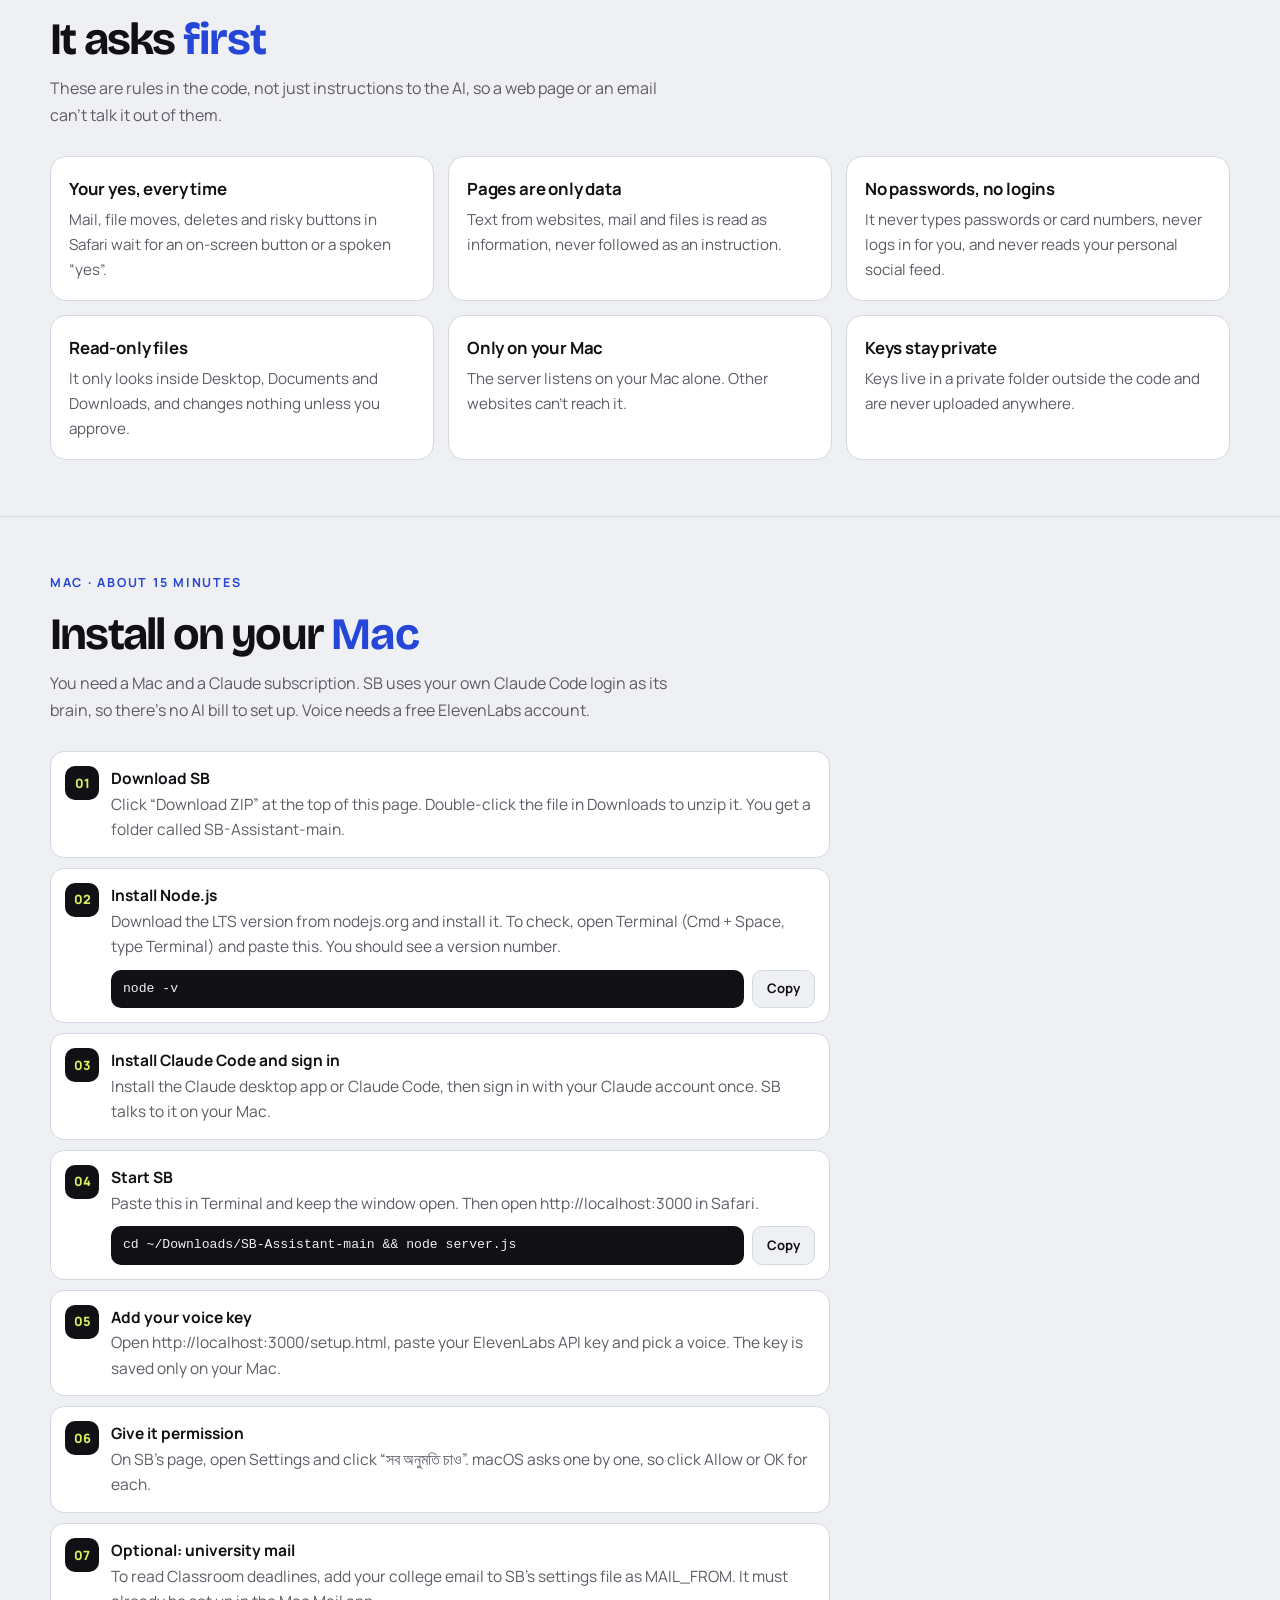
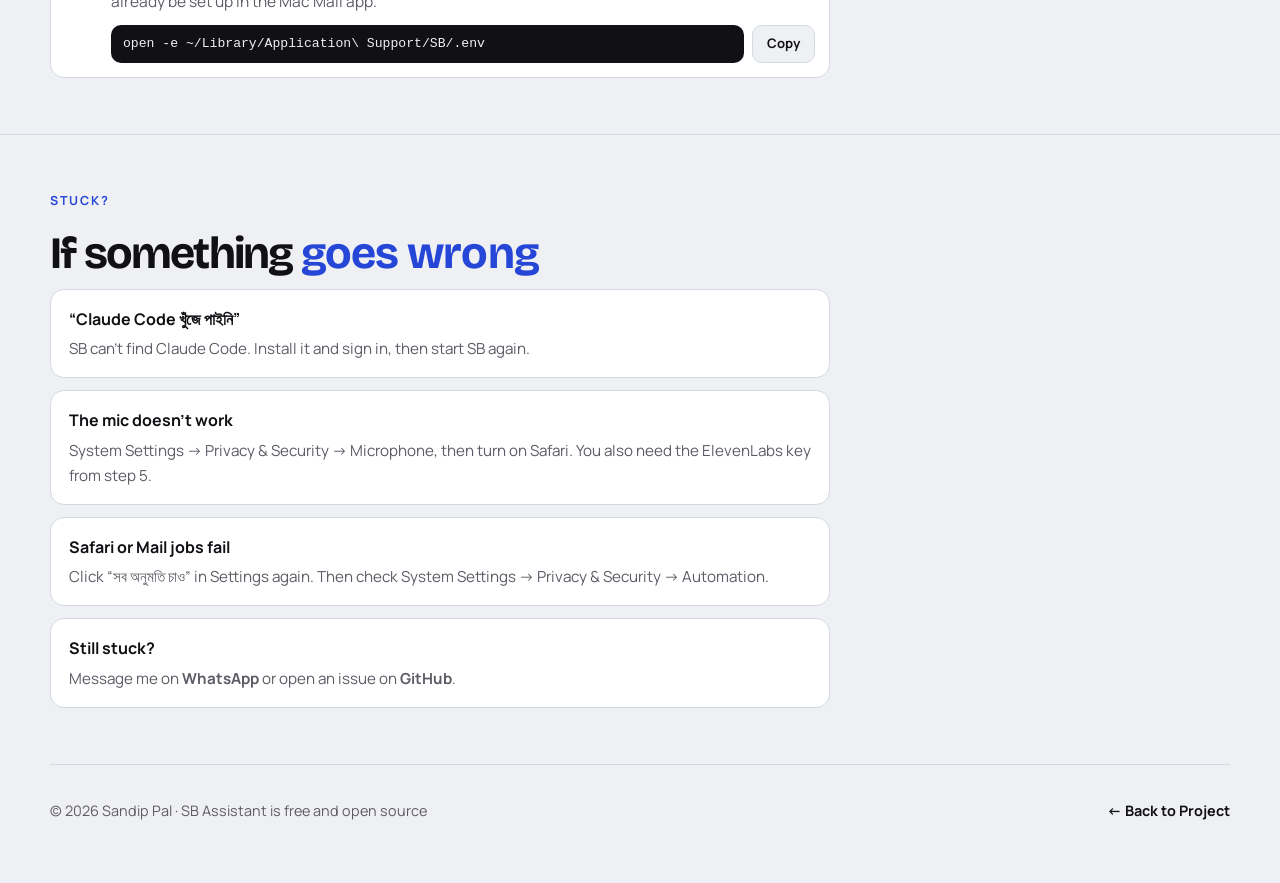
<file: projects/sb-assistant/index.html>
<!DOCTYPE html>
<html lang="en">

<head>
  <!-- Google tag (gtag.js) -->
  <script async src="https://www.googletagmanager.com/gtag/js?id=G-J8QLRPFXB0"></script>
  <script>
    window.dataLayer = window.dataLayer || [];
    function gtag() { dataLayer.push(arguments); }
    gtag('js', new Date());
    gtag('config', 'G-J8QLRPFXB0');
  </script>
  <meta charset="UTF-8">
  <meta name="viewport" content="width=device-width, initial-scale=1.0">
  <title>SB Assistant — Bangla Voice Assistant for Mac · Sandip Pal</title>
  <meta name="description"
    content="SB Assistant is a personal Bangla voice assistant for macOS by Sandip Pal. Study planning, quizzes, Mac and Safari control, with safety checks built into the code. Free and open source.">
  <meta name="author" content="Sandip Pal">
  <meta name="theme-color" content="#eef0f4">
  <link rel="canonical" href="https://itzsandippal.com/projects/sb-assistant/">

  <meta property="og:type" content="website">
  <meta property="og:site_name" content="Sandip Pal">
  <meta property="og:title" content="SB Assistant — a Bangla voice assistant for your Mac">
  <meta property="og:description" content="Study help, Mac and Safari control, and nothing sent or deleted without your yes. Free and open source.">
  <meta property="og:url" content="https://itzsandippal.com/projects/sb-assistant/">

  <link rel="icon" type="image/svg+xml" href="../../logo.svg">
  <link rel="icon" type="image/png" href="../../logo.png">
  <link rel="apple-touch-icon" href="../../apple-touch-icon.png">
  <link rel="preconnect" href="https://fonts.googleapis.com">
  <link rel="preconnect" href="https://fonts.gstatic.com" crossorigin>
  <link
    href="https://fonts.googleapis.com/css2?family=Bricolage+Grotesque:opsz,wght@12..96,600..800&family=Manrope:wght@400;500;600;700;800&display=swap"
    rel="stylesheet">
  <link rel="stylesheet" href="../../style.css?v=20261128c">
  <style>
    .nt-back { padding: 10px 18px; border-radius: 999px; border: 1px solid var(--line); background: var(--card); font-weight: 700; font-size: .9rem; white-space: nowrap; transition: background .25s, color .25s; }
    .nt-back:hover { background: var(--ink); color: var(--paper); }

    .nt-hero { padding: 56px 0 40px; display: grid; gap: 40px; align-items: center; }
    .nt-hero h1 { font-size: clamp(2.8rem, 7vw, 5rem); line-height: .95; letter-spacing: -.05em; margin-bottom: 18px; }
    .nt-hero h1 em { color: var(--blue); }
    .nt-hero .lead { color: var(--muted); font-size: 1.08rem; max-width: 520px; margin-bottom: 26px; }
    .nt-actions { display: flex; flex-wrap: wrap; gap: 12px; align-items: center; }
    .nt-meta { margin-top: 16px; font-size: .88rem; color: var(--muted); }

    /* The app's gold black hole, drawn in CSS so no screenshot of anyone's data is needed */
    .sb-art { position: relative; aspect-ratio: 16 / 10; border-radius: 18px; overflow: hidden; border: 1px solid var(--line); box-shadow: 0 30px 60px -30px rgba(17, 16, 20, .45);
      background: #05040a; display: grid; place-items: center; }
    .sb-art .ring { width: 34%; aspect-ratio: 1; border-radius: 50%; background: #000; box-shadow: 0 0 0 4px #f3c25a, inset 0 0 26px #000; position: relative; }
    .sb-art .ring::after { content: ""; position: absolute; inset: -14%; border-radius: 50%; background: conic-gradient(from 0deg, transparent, rgba(255, 214, 130, .55), transparent 35%, transparent 60%, rgba(255, 214, 130, .35), transparent); filter: blur(6px); animation: sbspin 14s linear infinite; }
    .sb-art .word { position: absolute; bottom: 9%; font: 800 .8rem/1 var(--sans); letter-spacing: .3em; text-transform: uppercase; color: #f3c25a; }
    .sb-art .clock { position: absolute; top: 8%; left: 6%; font: 300 1.6rem/1 var(--sans); color: rgba(255, 236, 200, .85); letter-spacing: .02em; }
    @keyframes sbspin { to { transform: rotate(360deg); } }
    @media (prefers-reduced-motion: reduce) { .sb-art .ring::after { animation: none; } }

    .nt-jump { display: flex; flex-wrap: wrap; gap: 8px; margin-bottom: 8px; }
    .nt-jump a { padding: 8px 16px; border-radius: 999px; border: 1px solid var(--line); background: var(--card); font-weight: 700; font-size: .88rem; }
    .nt-jump a:hover { background: var(--ink); color: var(--paper); }

    .nt-section { padding: 56px 0; border-top: 1px solid var(--line); scroll-margin-top: 80px; }
    .nt-section h2 { font-size: clamp(1.9rem, 4vw, 2.8rem); letter-spacing: -.04em; line-height: 1.05; margin-bottom: 12px; }
    .nt-section h2 em { color: var(--blue); }
    .nt-section > .container > p.sub { color: var(--muted); max-width: 640px; margin-bottom: 28px; }
    .nt-section .modal-steps { max-width: 780px; margin-bottom: 0; }
    .nt-section .modal-steps li { font-size: .97rem; padding: 14px; }
    .nt-section .modal-steps li { grid-template-columns: 34px minmax(0, 1fr); }
    .nt-section .modal-steps li > div, .nt-hero > *, .nt-help > div { min-width: 0; }

    .cmd { display: flex; gap: 8px; align-items: stretch; margin-top: 10px; }
    .cmd code { flex: 1; min-width: 0; overflow-x: auto; white-space: nowrap; padding: 10px 12px; border-radius: 10px; background: var(--ink); color: var(--paper); font: .82rem/1.4 ui-monospace, SFMono-Regular, Menlo, monospace; }
    .copy-btn { flex: none; padding: 0 14px; border-radius: 10px; border: 1px solid var(--line); background: var(--paper); color: var(--ink); font-size: .82rem; font-weight: 700; cursor: pointer; }
    .copy-btn:hover { background: var(--ink); color: var(--paper); }

    .sb-grid { display: grid; gap: 14px; }
    .sb-grid div { padding: 18px; border-radius: 16px; background: var(--card); border: 1px solid var(--line); }
    .sb-grid strong { display: block; font-size: 1.05rem; letter-spacing: -.01em; margin-bottom: 4px; }
    .sb-grid p { color: var(--muted); font-size: .95rem; }
    .sb-say { display: inline-block; margin-top: 8px; font-size: .85rem; font-weight: 700; color: var(--ink); background: var(--paper-2); border-radius: 999px; padding: 4px 12px; }

    .nt-help { display: grid; gap: 12px; max-width: 780px; }
    .nt-help div { padding: 16px 18px; border-radius: 14px; background: var(--card); border: 1px solid var(--line); }
    .nt-help strong { display: block; margin-bottom: 4px; }
    .nt-help p { color: var(--muted); font-size: .95rem; }

    .nt-foot { padding: 34px 0 60px; border-top: 1px solid var(--line); display: flex; flex-wrap: wrap; justify-content: space-between; gap: 14px; color: var(--muted); font-size: .9rem; }
    .nt-foot a { font-weight: 700; color: var(--ink); }
    .nt-foot a:hover { color: var(--blue); }

    @media (min-width: 900px) {
      .nt-hero { grid-template-columns: 5fr 7fr; padding: 72px 0 56px; }
      .sb-grid { grid-template-columns: 1fr 1fr 1fr; }
    }
    @media (min-width: 600px) and (max-width: 899px) { .sb-grid { grid-template-columns: 1fr 1fr; } }
    @media (max-width: 640px) {
      .nt-hero { padding: 32px 0 32px; }
      .nt-section { padding: 44px 0; }
      .btn { padding: 13px 22px; }
    }
  </style>
</head>

<body>
  <header class="site-header" id="top">
    <nav class="nav container">
      <a class="brand" href="../../" aria-label="Sandip Pal home">
        <img class="brand-mark" src="../../logo.svg" alt="" width="40" height="40">
        <span class="brand-name">Sandip Pal</span>
      </a>
      <a class="nt-back" href="../../#series">← Back to Project</a>
    </nav>
  </header>

  <main>
    <section class="container nt-hero">
      <div>
        <h1>SB <em>Assistant</em></h1>
        <p class="eyebrow">Mac app · Bangla voice assistant</p>
        <p class="lead">A personal voice assistant that speaks Bangla and runs only on your own Mac. It plans your exam
          study, quizzes you from your notes, reminds you of Classroom deadlines, controls the Mac and works in
          Safari. Anything that sends, posts or deletes waits for your “yes”. Free and open source.</p>
        <div class="nt-actions">
          <a class="btn btn-primary" href="https://github.com/sandip617/SB-Assistant/archive/refs/heads/main.zip">Download ZIP ↓</a>
          <a class="btn btn-ghost" href="https://github.com/sandip617/SB-Assistant" target="_blank" rel="noopener">View code ↗</a>
        </div>
        <p class="nt-meta">Your memory, chats and keys stay on your Mac. No account with me, no tracking.</p>
      </div>
      <div class="sb-art" role="img" aria-label="SB's screen: a gold black hole on a dark background with the words SB online">
        <span class="clock">21:40</span><i class="ring"></i><span class="word">SB online</span>
      </div>
    </section>

    <div class="container nt-jump" aria-label="On this page">
      <a href="#what">What it does</a>
      <a href="#safety">Safety</a>
      <a href="#install">Install</a>
      <a href="#help">Help</a>
    </div>

    <section class="nt-section" id="what">
      <div class="container">
        <p class="eyebrow">Just say it</p>
        <h2>What it <em>does</em></h2>
        <p class="sub">Talk or type in Bangla, English or Banglish. Simple jobs like volume or opening an app are decided in
          code, so they happen instantly.</p>
        <div class="sb-grid">
          <div><strong>Study planner</strong><p>Give it your exam date and chapters, or attach the syllabus. It spreads the chapters over the days left and picks your top 3 tasks each morning.</p><span class="sb-say" lang="bn">১০ ডিসেম্বর Physics পরীক্ষা</span></div>
          <div><strong>Quiz from your notes</strong><p>Attach a PDF, Word file or a photo of a page. It asks 8 questions, checks your answers, and brings back the ones you got wrong.</p><span class="sb-say" lang="bn">quiz নাও</span></div>
          <div><strong>Focus timer</strong><p>A 25-minute session. SB stays quiet and holds other reminders until your break.</p><span class="sb-say" lang="bn">Physics পড়তে বসছি</span></div>
          <div><strong>Classroom deadlines</strong><p>Reads Google Classroom's emails and reminds you 24 and 3 hours before each deadline.</p><span class="sb-say" lang="bn">আজকের ৩টা কাজ</span></div>
          <div><strong>Mac control</strong><p>Volume, brightness, Wi-Fi, and opening or quitting apps.</p><span class="sb-say" lang="bn">brightness ৫০ করো</span></div>
          <div><strong>Safari</strong><p>Opens sites, searches, reads a page and clicks for you. It also plays songs on YouTube.</p><span class="sb-say" lang="bn">Wikipedia-তে Dhaka খোঁজো</span></div>
          <div><strong>Explain a video</strong><p>Paste a YouTube link and it explains the lecture from the video's transcript.</p><span class="sb-say" lang="bn">এই ভিডিওটা বুঝিয়ে দাও</span></div>
          <div><strong>Notes and files</strong><p>Saves notes to Notion, creates Google Docs and Sheets, and reads PDFs and documents in your folders.</p><span class="sb-say" lang="bn">Notion-এ রাখো যে…</span></div>
          <div><strong>Memory</strong><p>Remembers what matters about you, keeps a daily backup, and says so honestly when it is offline.</p><span class="sb-say" lang="bn">মনে রাখো</span></div>
        </div>
      </div>
    </section>

    <section class="nt-section" id="safety">
      <div class="container">
        <p class="eyebrow">Built into the code</p>
        <h2>It asks <em>first</em></h2>
        <p class="sub">These are rules in the code, not just instructions to the AI, so a web page or an email can't talk it out of them.</p>
        <div class="sb-grid">
          <div><strong>Your yes, every time</strong><p>Mail, file moves, deletes and risky buttons in Safari wait for an on-screen button or a spoken “yes”.</p></div>
          <div><strong>Pages are only data</strong><p>Text from websites, mail and files is read as information, never followed as an instruction.</p></div>
          <div><strong>No passwords, no logins</strong><p>It never types passwords or card numbers, never logs in for you, and never reads your personal social feed.</p></div>
          <div><strong>Read-only files</strong><p>It only looks inside Desktop, Documents and Downloads, and changes nothing unless you approve.</p></div>
          <div><strong>Only on your Mac</strong><p>The server listens on your Mac alone. Other websites can't reach it.</p></div>
          <div><strong>Keys stay private</strong><p>Keys live in a private folder outside the code and are never uploaded anywhere.</p></div>
        </div>
      </div>
    </section>

    <section class="nt-section" id="install">
      <div class="container">
        <p class="eyebrow">Mac · about 15 minutes</p>
        <h2>Install on your <em>Mac</em></h2>
        <p class="sub">You need a Mac and a Claude subscription. SB uses your own Claude Code login as its brain, so there's
          no AI bill to set up. Voice needs a free ElevenLabs account.</p>
        <ol class="modal-steps">
          <li><div><strong>Download SB</strong><span>Click “Download ZIP” at the top of this page. Double-click the file in Downloads to unzip it. You get a folder called SB-Assistant-main.</span></div></li>
          <li><div><strong>Install Node.js</strong><span>Download the LTS version from nodejs.org and install it. To check, open Terminal (Cmd + Space, type Terminal) and paste this. You should see a version number.</span>
            <div class="cmd"><code>node -v</code></div></div></li>
          <li><div><strong>Install Claude Code and sign in</strong><span>Install the Claude desktop app or Claude Code, then sign in with your Claude account once. SB talks to it on your Mac.</span></div></li>
          <li><div><strong>Start SB</strong><span>Paste this in Terminal and keep the window open. Then open http://localhost:3000 in Safari.</span>
            <div class="cmd"><code>cd ~/Downloads/SB-Assistant-main &amp;&amp; node server.js</code></div></div></li>
          <li><div><strong>Add your voice key</strong><span>Open http://localhost:3000/setup.html, paste your ElevenLabs API key and pick a voice. The key is saved only on your Mac.</span></div></li>
          <li><div><strong>Give it permission</strong><span>On SB's page, open Settings and click “সব অনুমতি চাও”. macOS asks one by one, so click Allow or OK for each.</span></div></li>
          <li><div><strong>Optional: university mail</strong><span>To read Classroom deadlines, add your college email to SB's settings file as MAIL_FROM. It must already be set up in the Mac Mail app.</span>
            <div class="cmd"><code>open -e ~/Library/Application\ Support/SB/.env</code></div></div></li>
        </ol>
      </div>
    </section>

    <section class="nt-section" id="help">
      <div class="container">
        <p class="eyebrow">Stuck?</p>
        <h2>If something <em>goes wrong</em></h2>
        <div class="nt-help">
          <div><strong>“Claude Code খুঁজে পাইনি”</strong><p>SB can't find Claude Code. Install it and sign in, then start SB again.</p></div>
          <div><strong>The mic doesn't work</strong><p>System Settings → Privacy &amp; Security → Microphone, then turn on Safari. You also need the ElevenLabs key from step 5.</p></div>
          <div><strong>Safari or Mail jobs fail</strong><p>Click “সব অনুমতি চাও” in Settings again. Then check System Settings → Privacy &amp; Security → Automation.</p></div>
          <div><strong>Still stuck?</strong><p>Message me on <a href="https://wa.me/917022232721" target="_blank" rel="noopener"><strong style="display:inline">WhatsApp</strong></a> or open an issue on <a href="https://github.com/sandip617/SB-Assistant/issues" target="_blank" rel="noopener"><strong style="display:inline">GitHub</strong></a>.</p></div>
        </div>
      </div>
    </section>

    <footer class="container nt-foot">
      <p>© <span id="year">2026</span> Sandip Pal · SB Assistant is free and open source</p>
      <a href="../../#series">← Back to Project</a>
    </footer>
  </main>

  <script>
    // Copy buttons for the Terminal commands
    document.querySelectorAll(".cmd").forEach(box => {
      const btn = document.createElement("button");
      btn.type = "button"; btn.className = "copy-btn"; btn.textContent = "Copy";
      btn.addEventListener("click", async () => {
        try { await navigator.clipboard.writeText(box.querySelector("code").textContent); btn.textContent = "Copied ✓"; }
        catch { btn.textContent = "Select & copy"; }
        setTimeout(() => { btn.textContent = "Copy"; }, 1800);
      });
      box.append(btn);
    });
    document.getElementById("year").textContent = new Date().getFullYear();
    // Header border once the page is scrolled
    const header = document.querySelector(".site-header");
    addEventListener("scroll", () => header.classList.toggle("scrolled", scrollY > 8), { passive: true });
  </script>
  <script src="../../guides/drawer.js"></script>
</body>

</html>
</file>
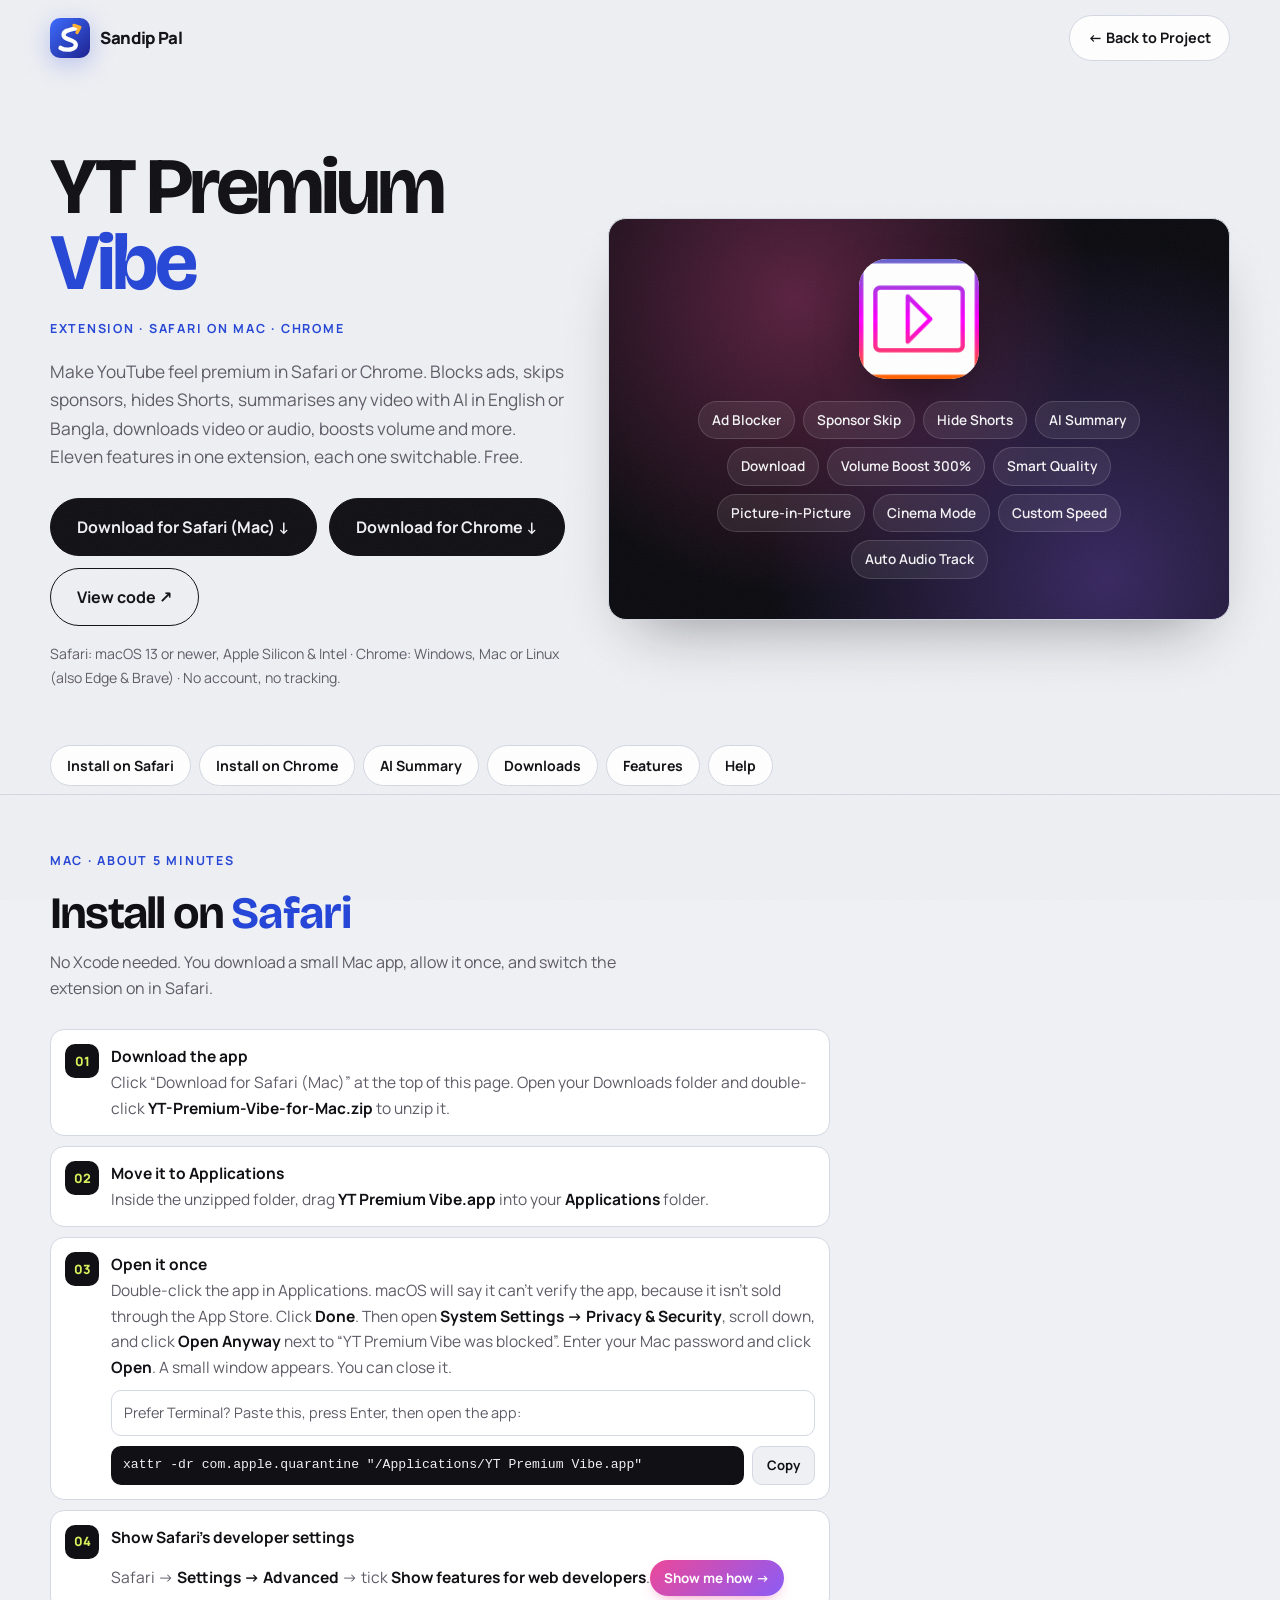
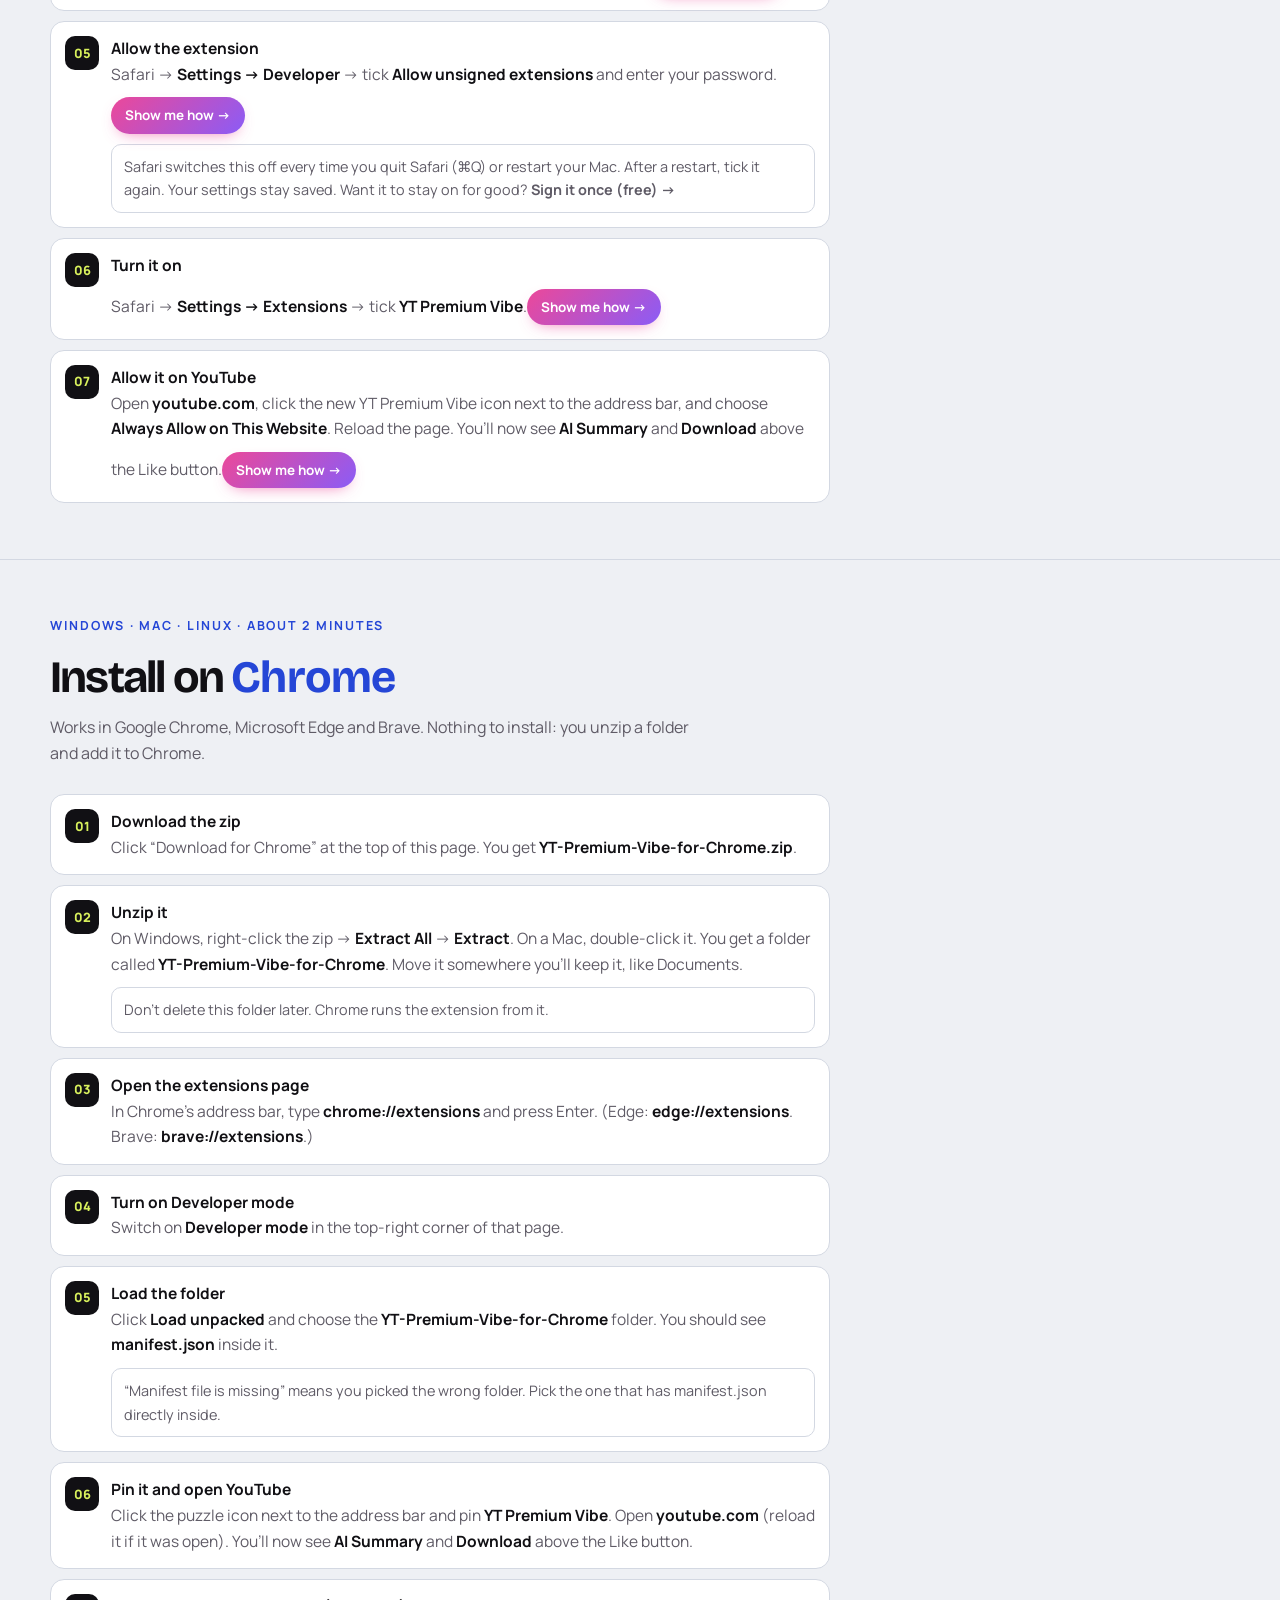
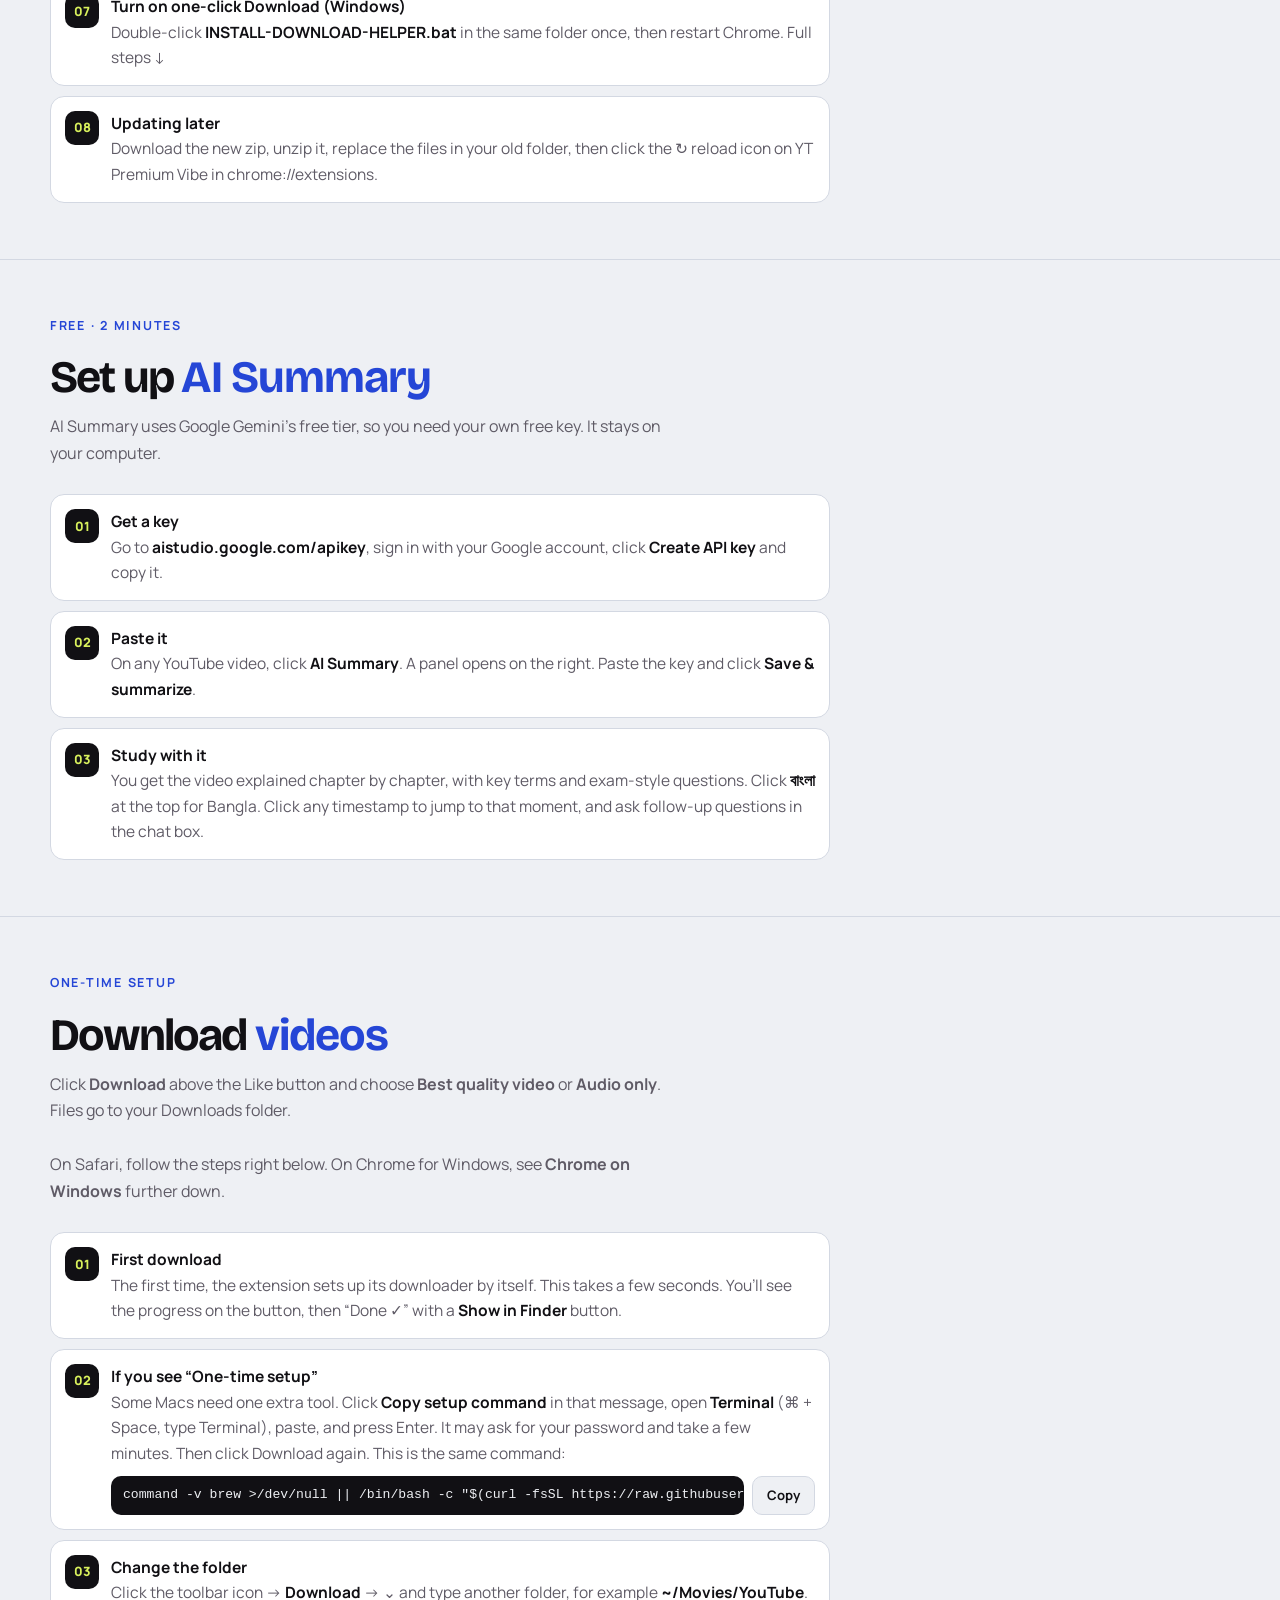
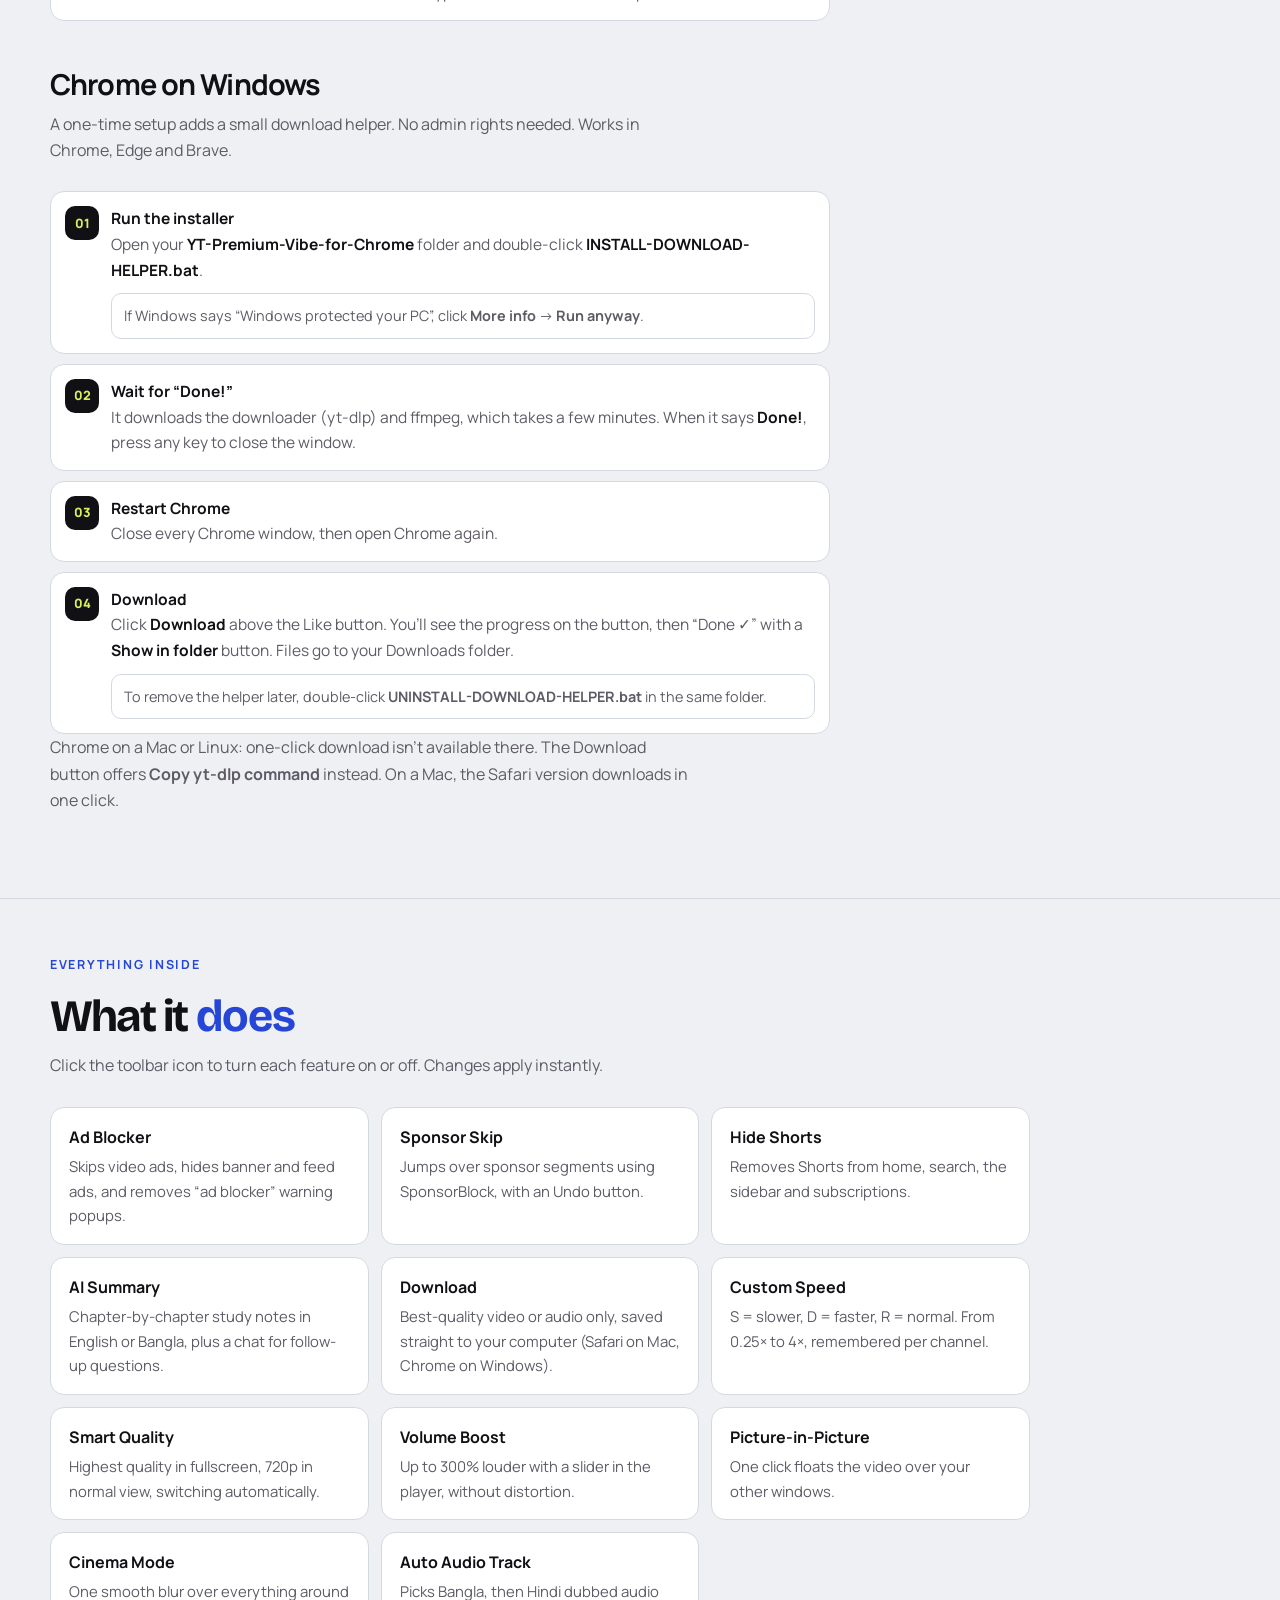
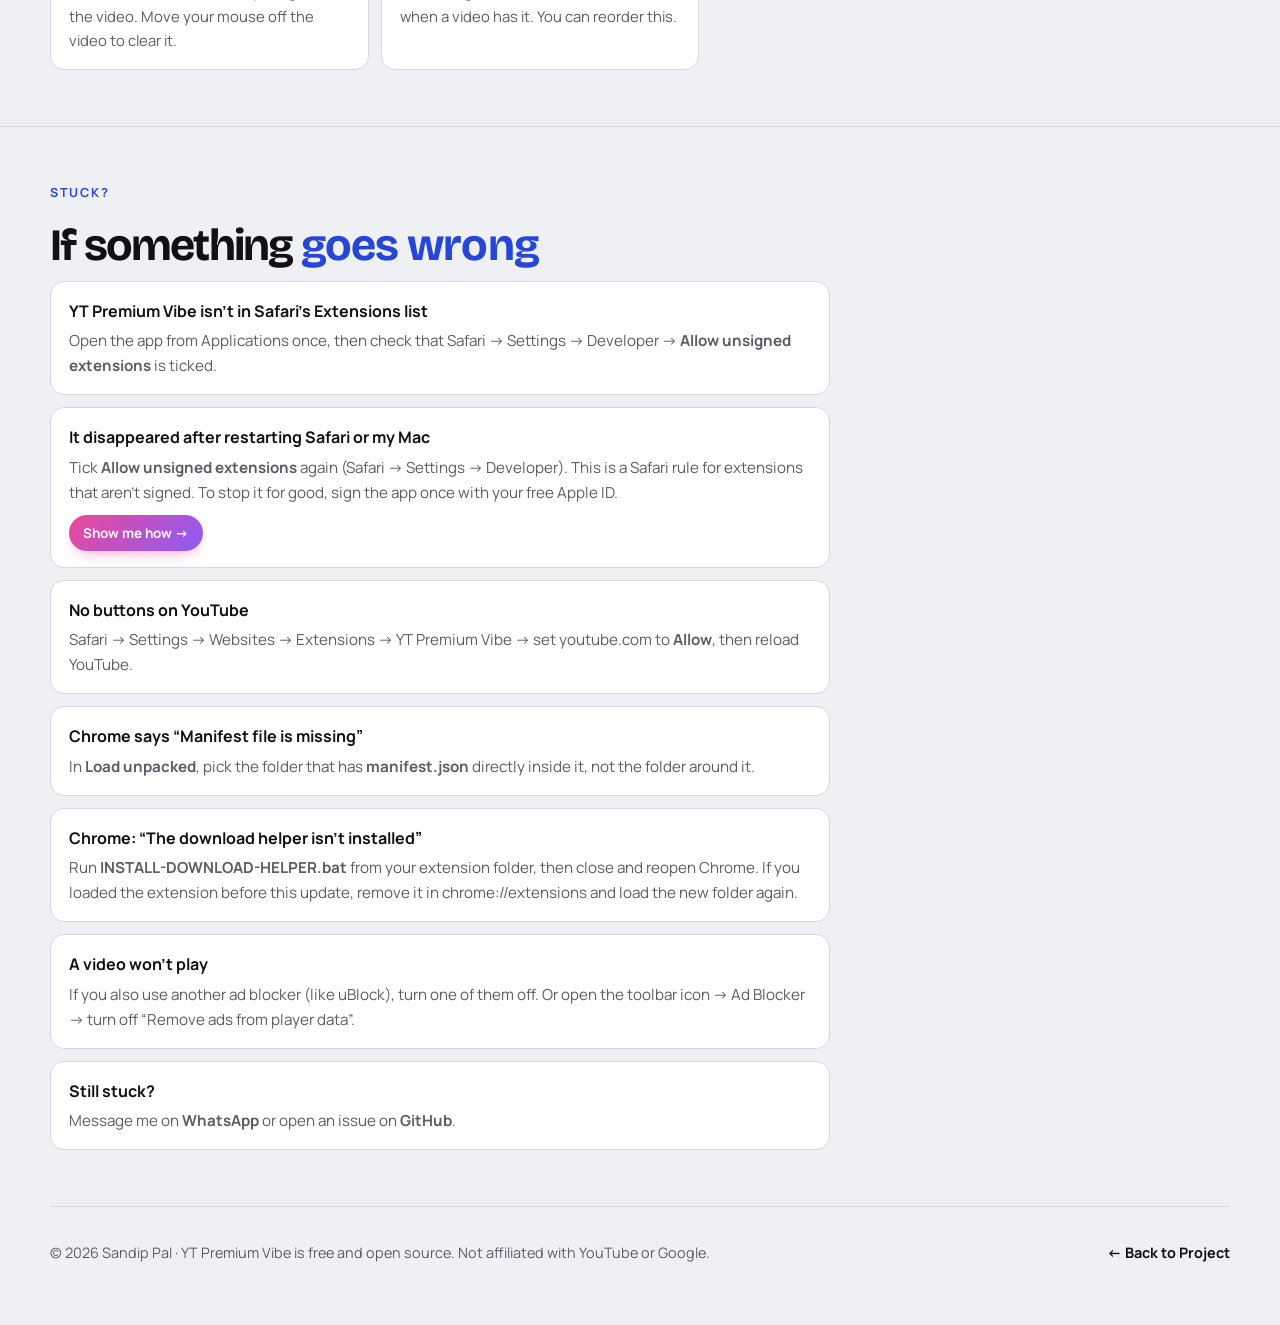
<file: projects/yt-premium-vibe/index.html>
<!DOCTYPE html>
<html lang="en">

<head>
  <!-- Google tag (gtag.js) -->
  <script async src="https://www.googletagmanager.com/gtag/js?id=G-J8QLRPFXB0"></script>
  <script>
    window.dataLayer = window.dataLayer || [];
    function gtag() { dataLayer.push(arguments); }
    gtag('js', new Date());
    gtag('config', 'G-J8QLRPFXB0');
  </script>
  <meta charset="UTF-8">
  <meta name="viewport" content="width=device-width, initial-scale=1.0">
  <title>YT Premium Vibe — Download & Install · Sandip Pal</title>
  <meta name="description"
    content="YT Premium Vibe is a free extension for Safari (Mac) and Chrome by Sandip Pal that makes YouTube feel premium: ad blocker, sponsor skip, no Shorts, AI summaries in English or Bangla, downloads and more. Download it and follow the step-by-step install guide.">
  <meta name="author" content="Sandip Pal">
  <meta name="theme-color" content="#eef0f4">
  <link rel="canonical" href="https://itzsandippal.com/projects/yt-premium-vibe/">

  <meta property="og:type" content="website">
  <meta property="og:site_name" content="Sandip Pal">
  <meta property="og:title" content="YT Premium Vibe — make YouTube feel premium in Safari &amp; Chrome">
  <meta property="og:description" content="Ad blocker, sponsor skip, no Shorts, AI summaries, downloads and more. Free for Safari and Chrome.">
  <meta property="og:image" content="https://itzsandippal.com/projects/yt-premium-vibe/logo.png">
  <meta property="og:url" content="https://itzsandippal.com/projects/yt-premium-vibe/">
  <meta name="twitter:card" content="summary">

  <link rel="icon" type="image/svg+xml" href="../../logo.svg">
  <link rel="icon" type="image/png" href="../../logo.png">
  <link rel="apple-touch-icon" href="../../apple-touch-icon.png">
  <link rel="preconnect" href="https://fonts.googleapis.com">
  <link rel="preconnect" href="https://fonts.gstatic.com" crossorigin>
  <link
    href="https://fonts.googleapis.com/css2?family=Bricolage+Grotesque:opsz,wght@12..96,600..800&family=Manrope:wght@400;500;600;700;800&display=swap"
    rel="stylesheet">
  <link rel="stylesheet" href="../../style.css?v=20261128c">
  <style>
    .nt-back { padding: 10px 18px; border-radius: 999px; border: 1px solid var(--line); background: var(--card); font-weight: 700; font-size: .9rem; white-space: nowrap; transition: background .25s, color .25s; }
    .nt-back:hover { background: var(--ink); color: var(--paper); }

    .nt-hero { padding: 56px 0 40px; display: grid; gap: 40px; align-items: center; }
    .nt-hero h1 { font-size: clamp(2.8rem, 7vw, 5rem); line-height: .95; letter-spacing: -.05em; margin-bottom: 18px; }
    .nt-hero h1 em { color: var(--blue); }
    .nt-hero .lead { color: var(--muted); font-size: 1.08rem; max-width: 520px; margin-bottom: 26px; }
    .nt-actions { display: flex; flex-wrap: wrap; gap: 12px; align-items: center; }
    .nt-meta { margin-top: 16px; font-size: .88rem; color: var(--muted); }

    /* Hero visual: logo on a dark "YouTube" stage with feature chips */
    .yv-stage { position: relative; border-radius: 18px; overflow: hidden; border: 1px solid var(--line); box-shadow: 0 30px 60px -30px rgba(17, 16, 20, .45);
      background: radial-gradient(circle at 30% 20%, rgba(236, 72, 153, .35), transparent 55%), radial-gradient(circle at 80% 90%, rgba(139, 92, 246, .35), transparent 55%), #0b0b10;
      padding: 40px 28px; display: grid; justify-items: center; gap: 22px; }
    .yv-stage img { width: 120px; height: 120px; border-radius: 28px; background: #fff; box-shadow: 0 20px 50px -14px rgba(0, 0, 0, .5); }
    .yv-chips { display: flex; flex-wrap: wrap; justify-content: center; gap: 8px; max-width: 520px; }
    .yv-chips span { padding: 7px 13px; border-radius: 999px; background: rgba(255, 255, 255, .08); border: 1px solid rgba(255, 255, 255, .14); color: #f4f4f6; font-size: .85rem; font-weight: 600; }

    .nt-jump { display: flex; flex-wrap: wrap; gap: 8px; margin-bottom: 8px; }
    .nt-jump a { padding: 8px 16px; border-radius: 999px; border: 1px solid var(--line); background: var(--card); font-weight: 700; font-size: .88rem; }
    .nt-jump a:hover { background: var(--ink); color: var(--paper); }

    .nt-section { padding: 56px 0; border-top: 1px solid var(--line); scroll-margin-top: 80px; }
    .nt-section h2 { font-size: clamp(1.9rem, 4vw, 2.8rem); letter-spacing: -.04em; line-height: 1.05; margin-bottom: 12px; }
    .nt-section h2 em { color: var(--blue); }
    .nt-section > .container > p.sub { color: var(--muted); max-width: 640px; margin-bottom: 28px; }
    .nt-section h3.yv-sub { font-size: clamp(1.4rem, 2.6vw, 1.8rem); letter-spacing: -.03em; line-height: 1.1; margin: 48px 0 10px; scroll-margin-top: 90px; }
    .nt-section .modal-steps { max-width: 780px; margin-bottom: 0; }
    .nt-section .modal-steps li { font-size: .97rem; padding: 14px; }
    .nt-section .modal-steps li { grid-template-columns: 34px minmax(0, 1fr); }
    .nt-section .modal-steps li > div, .nt-hero > *, .nt-help > div { min-width: 0; }
    .nt-section .modal-steps li span b { color: var(--ink); }
    .note { margin-top: 10px; padding: 10px 12px; border-radius: 10px; background: var(--card); border: 1px solid var(--line); font-size: .9rem; color: var(--muted); }

    .cmd { display: flex; gap: 8px; align-items: stretch; margin-top: 10px; }
    .cmd code { flex: 1; min-width: 0; overflow-x: auto; white-space: nowrap; padding: 10px 12px; border-radius: 10px; background: var(--ink); color: var(--paper); font: .82rem/1.4 ui-monospace, SFMono-Regular, Menlo, monospace; }
    .copy-btn { flex: none; padding: 0 14px; border-radius: 10px; border: 1px solid var(--line); background: var(--paper); color: var(--ink); font-size: .82rem; font-weight: 700; cursor: pointer; }
    .copy-btn:hover { background: var(--ink); color: var(--paper); }

    .yv-features { display: grid; gap: 12px; max-width: 980px; }
    .yv-features div { padding: 16px 18px; border-radius: 14px; background: var(--card); border: 1px solid var(--line); }
    .yv-features strong { display: block; margin-bottom: 4px; }
    .yv-features p { color: var(--muted); font-size: .93rem; }

    .nt-help { display: grid; gap: 12px; max-width: 780px; }
    .nt-help div { padding: 16px 18px; border-radius: 14px; background: var(--card); border: 1px solid var(--line); }
    .nt-help strong { display: block; margin-bottom: 4px; }
    .nt-help p { color: var(--muted); font-size: .95rem; }

    .nt-foot { padding: 34px 0 60px; border-top: 1px solid var(--line); display: flex; flex-wrap: wrap; justify-content: space-between; gap: 14px; color: var(--muted); font-size: .9rem; }
    .nt-foot a { font-weight: 700; color: var(--ink); }
    .nt-foot a:hover { color: var(--blue); }

    @media (min-width: 700px) { .yv-features { grid-template-columns: 1fr 1fr; } }
    @media (min-width: 1000px) { .yv-features { grid-template-columns: 1fr 1fr 1fr; } }
    @media (min-width: 900px) { .nt-hero { grid-template-columns: 5fr 6fr; padding: 72px 0 56px; } }
    @media (max-width: 640px) {
      .nt-hero { padding: 32px 0 32px; }
      .nt-section { padding: 44px 0; }
      .btn { padding: 13px 22px; }
    }
  </style>
</head>

<body>
  <header class="site-header" id="top">
    <nav class="nav container">
      <a class="brand" href="../../" aria-label="Sandip Pal home">
        <img class="brand-mark" src="../../logo.svg" alt="" width="40" height="40">
        <span class="brand-name">Sandip Pal</span>
      </a>
      <a class="nt-back" href="../../#series">← Back to Project</a>
    </nav>
  </header>

  <main>
    <section class="container nt-hero">
      <div>
        <h1>YT Premium <em>Vibe</em></h1>
        <p class="eyebrow">Extension · Safari on Mac · Chrome</p>
        <p class="lead">Make YouTube feel premium in Safari or Chrome. Blocks ads, skips sponsors, hides Shorts, summarises
          any video with AI in English or Bangla, downloads video or audio, boosts volume and more. Eleven
          features in one extension, each one switchable. Free.</p>
        <div class="nt-actions">
          <a class="btn btn-primary" href="https://github.com/sandip617/YT-Premium-Vibe-Extension/releases/latest/download/YT-Premium-Vibe-for-Mac.zip">Download for Safari (Mac) ↓</a>
          <a class="btn btn-primary" href="https://github.com/sandip617/YT-Premium-Vibe-Extension/releases/latest/download/YT-Premium-Vibe-for-Chrome.zip">Download for Chrome ↓</a>
          <a class="btn btn-ghost" href="https://github.com/sandip617/YT-Premium-Vibe-Extension" target="_blank" rel="noopener">View code ↗</a>
        </div>
        <p class="nt-meta">Safari: macOS 13 or newer, Apple Silicon &amp; Intel · Chrome: Windows, Mac or Linux (also Edge &amp; Brave) · No account, no tracking.</p>
      </div>
      <div class="yv-stage" aria-hidden="true">
        <img src="logo.png" alt="" width="120" height="120">
        <div class="yv-chips">
          <span>Ad Blocker</span><span>Sponsor Skip</span><span>Hide Shorts</span><span>AI Summary</span>
          <span>Download</span><span>Volume Boost 300%</span><span>Smart Quality</span><span>Picture-in-Picture</span>
          <span>Cinema Mode</span><span>Custom Speed</span><span>Auto Audio Track</span>
        </div>
      </div>
    </section>

    <div class="container nt-jump" aria-label="On this page">
      <a href="#install">Install on Safari</a>
      <a href="#chrome">Install on Chrome</a>
      <a href="#ai">AI Summary</a>
      <a href="#download">Downloads</a>
      <a href="#features">Features</a>
      <a href="#help">Help</a>
    </div>

    <section class="nt-section" id="install">
      <div class="container">
        <p class="eyebrow">Mac · about 5 minutes</p>
        <h2>Install on <em>Safari</em></h2>
        <p class="sub">No Xcode needed. You download a small Mac app, allow it once, and switch the extension on in Safari.</p>
        <ol class="modal-steps">
          <li><div><strong>Download the app</strong><span>Click “Download for Safari (Mac)” at the top of this page. Open your Downloads folder and double-click <b>YT-Premium-Vibe-for-Mac.zip</b> to unzip it.</span></div></li>
          <li><div><strong>Move it to Applications</strong><span>Inside the unzipped folder, drag <b>YT Premium Vibe.app</b> into your <b>Applications</b> folder.</span></div></li>
          <li><div><strong>Open it once</strong><span>Double-click the app in Applications. macOS will say it can’t verify the app, because it isn’t sold through the App Store. Click <b>Done</b>. Then open <b>System Settings → Privacy &amp; Security</b>, scroll down, and click <b>Open Anyway</b> next to “YT Premium Vibe was blocked”. Enter your Mac password and click <b>Open</b>. A small window appears. You can close it.</span>
            <div class="note">Prefer Terminal? Paste this, press Enter, then open the app:</div>
            <div class="cmd"><code>xattr -dr com.apple.quarantine "/Applications/YT Premium Vibe.app"</code></div></div></li>
          <li><div><strong>Show Safari’s developer settings</strong><span>Safari → <b>Settings → Advanced</b> → tick <b>Show features for web developers</b>.</span><a class="howto" href="../../guides/safari-extensions/?for=yt#advanced">Show me how →</a></div></li>
          <li><div><strong>Allow the extension</strong><span>Safari → <b>Settings → Developer</b> → tick <b>Allow unsigned extensions</b> and enter your password.</span>
            <a class="howto" href="../../guides/safari-extensions/?for=yt#unsigned">Show me how →</a>
            <div class="note">Safari switches this off every time you quit Safari (⌘Q) or restart your Mac. After a restart, tick it again. Your settings stay saved. Want it to stay on for good? <a href="../../guides/safari-extensions/?for=yt#stay-on" class="howto-link"><b>Sign it once (free) →</b></a></div></div></li>
          <li><div><strong>Turn it on</strong><span>Safari → <b>Settings → Extensions</b> → tick <b>YT Premium Vibe</b>.</span><a class="howto" href="../../guides/safari-extensions/?for=yt#extensions">Show me how →</a></div></li>
          <li><div><strong>Allow it on YouTube</strong><span>Open <b>youtube.com</b>, click the new YT Premium Vibe icon next to the address bar, and choose <b>Always Allow on This Website</b>. Reload the page. You’ll now see <b>AI Summary</b> and <b>Download</b> above the Like button.</span><a class="howto" href="../../guides/safari-extensions/?for=yt#websites">Show me how →</a></div></li>
        </ol>
      </div>
    </section>

    <section class="nt-section" id="chrome">
      <div class="container">
        <p class="eyebrow">Windows · Mac · Linux · about 2 minutes</p>
        <h2>Install on <em>Chrome</em></h2>
        <p class="sub">Works in Google Chrome, Microsoft Edge and Brave. Nothing to install: you unzip a folder and add it to Chrome.</p>
        <ol class="modal-steps">
          <li><div><strong>Download the zip</strong><span>Click “Download for Chrome” at the top of this page. You get <b>YT-Premium-Vibe-for-Chrome.zip</b>.</span></div></li>
          <li><div><strong>Unzip it</strong><span>On Windows, right-click the zip → <b>Extract All</b> → <b>Extract</b>. On a Mac, double-click it. You get a folder called <b>YT-Premium-Vibe-for-Chrome</b>. Move it somewhere you’ll keep it, like Documents.</span>
            <div class="note">Don’t delete this folder later. Chrome runs the extension from it.</div></div></li>
          <li><div><strong>Open the extensions page</strong><span>In Chrome’s address bar, type <b>chrome://extensions</b> and press Enter. (Edge: <b>edge://extensions</b>. Brave: <b>brave://extensions</b>.)</span></div></li>
          <li><div><strong>Turn on Developer mode</strong><span>Switch on <b>Developer mode</b> in the top-right corner of that page.</span></div></li>
          <li><div><strong>Load the folder</strong><span>Click <b>Load unpacked</b> and choose the <b>YT-Premium-Vibe-for-Chrome</b> folder. You should see <b>manifest.json</b> inside it.</span>
            <div class="note">“Manifest file is missing” means you picked the wrong folder. Pick the one that has manifest.json directly inside.</div></div></li>
          <li><div><strong>Pin it and open YouTube</strong><span>Click the puzzle icon next to the address bar and pin <b>YT Premium Vibe</b>. Open <b>youtube.com</b> (reload it if it was open). You’ll now see <b>AI Summary</b> and <b>Download</b> above the Like button.</span></div></li>
          <li><div><strong>Turn on one-click Download (Windows)</strong><span>Double-click <b>INSTALL-DOWNLOAD-HELPER.bat</b> in the same folder once, then restart Chrome. <a href="#chrome-download">Full steps ↓</a></span></div></li>
          <li><div><strong>Updating later</strong><span>Download the new zip, unzip it, replace the files in your old folder, then click the ↻ reload icon on YT Premium Vibe in chrome://extensions.</span></div></li>
        </ol>
      </div>
    </section>

    <section class="nt-section" id="ai">
      <div class="container">
        <p class="eyebrow">Free · 2 minutes</p>
        <h2>Set up <em>AI Summary</em></h2>
        <p class="sub">AI Summary uses Google Gemini’s free tier, so you need your own free key. It stays on your computer.</p>
        <ol class="modal-steps">
          <li><div><strong>Get a key</strong><span>Go to <a href="https://aistudio.google.com/apikey" target="_blank" rel="noopener"><b>aistudio.google.com/apikey</b></a>, sign in with your Google account, click <b>Create API key</b> and copy it.</span></div></li>
          <li><div><strong>Paste it</strong><span>On any YouTube video, click <b>AI Summary</b>. A panel opens on the right. Paste the key and click <b>Save &amp; summarize</b>.</span></div></li>
          <li><div><strong>Study with it</strong><span>You get the video explained chapter by chapter, with key terms and exam-style questions. Click <b>বাংলা</b> at the top for Bangla. Click any timestamp to jump to that moment, and ask follow-up questions in the chat box.</span></div></li>
        </ol>
      </div>
    </section>

    <section class="nt-section" id="download">
      <div class="container">
        <p class="eyebrow">One-time setup</p>
        <h2>Download <em>videos</em></h2>
        <p class="sub">Click <b>Download</b> above the Like button and choose <b>Best quality video</b> or <b>Audio only</b>. Files go to your Downloads folder.</p>
        <p class="sub">On Safari, follow the steps right below. On Chrome for Windows, see <a href="#chrome-download"><b>Chrome on Windows</b></a> further down.</p>
        <ol class="modal-steps">
          <li><div><strong>First download</strong><span>The first time, the extension sets up its downloader by itself. This takes a few seconds. You’ll see the progress on the button, then “Done ✓” with a <b>Show in Finder</b> button.</span></div></li>
          <li><div><strong>If you see “One-time setup”</strong><span>Some Macs need one extra tool. Click <b>Copy setup command</b> in that message, open <b>Terminal</b> (⌘ + Space, type Terminal), paste, and press Enter. It may ask for your password and take a few minutes. Then click Download again. This is the same command:</span>
            <div class="cmd"><code>command -v brew >/dev/null || /bin/bash -c "$(curl -fsSL https://raw.githubusercontent.com/Homebrew/install/HEAD/install.sh)"; eval "$(/opt/homebrew/bin/brew shellenv 2>/dev/null || /usr/local/bin/brew shellenv)"; brew install yt-dlp ffmpeg</code></div></div></li>
          <li><div><strong>Change the folder</strong><span>Click the toolbar icon → <b>Download</b> → ⌄ and type another folder, for example <b>~/Movies/YouTube</b>.</span></div></li>
        </ol>

        <h3 id="chrome-download" class="yv-sub">Chrome on Windows</h3>
        <p class="sub">A one-time setup adds a small download helper. No admin rights needed. Works in Chrome, Edge and Brave.</p>
        <ol class="modal-steps">
          <li><div><strong>Run the installer</strong><span>Open your <b>YT-Premium-Vibe-for-Chrome</b> folder and double-click <b>INSTALL-DOWNLOAD-HELPER.bat</b>.</span>
            <div class="note">If Windows says “Windows protected your PC”, click <b>More info</b> → <b>Run anyway</b>.</div></div></li>
          <li><div><strong>Wait for “Done!”</strong><span>It downloads the downloader (yt-dlp) and ffmpeg, which takes a few minutes. When it says <b>Done!</b>, press any key to close the window.</span></div></li>
          <li><div><strong>Restart Chrome</strong><span>Close every Chrome window, then open Chrome again.</span></div></li>
          <li><div><strong>Download</strong><span>Click <b>Download</b> above the Like button. You’ll see the progress on the button, then “Done ✓” with a <b>Show in folder</b> button. Files go to your Downloads folder.</span>
            <div class="note">To remove the helper later, double-click <b>UNINSTALL-DOWNLOAD-HELPER.bat</b> in the same folder.</div></div></li>
        </ol>
        <p class="sub">Chrome on a Mac or Linux: one-click download isn’t available there. The Download button offers <b>Copy yt-dlp command</b> instead. On a Mac, the Safari version downloads in one click.</p>
      </div>
    </section>

    <section class="nt-section" id="features">
      <div class="container">
        <p class="eyebrow">Everything inside</p>
        <h2>What it <em>does</em></h2>
        <p class="sub">Click the toolbar icon to turn each feature on or off. Changes apply instantly.</p>
        <div class="yv-features">
          <div><strong>Ad Blocker</strong><p>Skips video ads, hides banner and feed ads, and removes “ad blocker” warning popups.</p></div>
          <div><strong>Sponsor Skip</strong><p>Jumps over sponsor segments using SponsorBlock, with an Undo button.</p></div>
          <div><strong>Hide Shorts</strong><p>Removes Shorts from home, search, the sidebar and subscriptions.</p></div>
          <div><strong>AI Summary</strong><p>Chapter-by-chapter study notes in English or Bangla, plus a chat for follow-up questions.</p></div>
          <div><strong>Download</strong><p>Best-quality video or audio only, saved straight to your computer (Safari on Mac, Chrome on Windows).</p></div>
          <div><strong>Custom Speed</strong><p>S = slower, D = faster, R = normal. From 0.25× to 4×, remembered per channel.</p></div>
          <div><strong>Smart Quality</strong><p>Highest quality in fullscreen, 720p in normal view, switching automatically.</p></div>
          <div><strong>Volume Boost</strong><p>Up to 300% louder with a slider in the player, without distortion.</p></div>
          <div><strong>Picture-in-Picture</strong><p>One click floats the video over your other windows.</p></div>
          <div><strong>Cinema Mode</strong><p>One smooth blur over everything around the video. Move your mouse off the video to clear it.</p></div>
          <div><strong>Auto Audio Track</strong><p>Picks Bangla, then Hindi dubbed audio when a video has it. You can reorder this.</p></div>
        </div>
      </div>
    </section>

    <section class="nt-section" id="help">
      <div class="container">
        <p class="eyebrow">Stuck?</p>
        <h2>If something <em>goes wrong</em></h2>
        <div class="nt-help">
          <div><strong>YT Premium Vibe isn’t in Safari’s Extensions list</strong><p>Open the app from Applications once, then check that Safari → Settings → Developer → <b>Allow unsigned extensions</b> is ticked.</p></div>
          <div><strong>It disappeared after restarting Safari or my Mac</strong><p>Tick <b>Allow unsigned extensions</b> again (Safari → Settings → Developer). This is a Safari rule for extensions that aren’t signed. To stop it for good, sign the app once with your free Apple ID.</p>
            <a class="howto" href="../../guides/safari-extensions/?for=yt#stay-on">Show me how →</a></div>
          <div><strong>No buttons on YouTube</strong><p>Safari → Settings → Websites → Extensions → YT Premium Vibe → set youtube.com to <b>Allow</b>, then reload YouTube.</p></div>
          <div><strong>Chrome says “Manifest file is missing”</strong><p>In <b>Load unpacked</b>, pick the folder that has <b>manifest.json</b> directly inside it, not the folder around it.</p></div>
          <div><strong>Chrome: “The download helper isn’t installed”</strong><p>Run <b>INSTALL-DOWNLOAD-HELPER.bat</b> from your extension folder, then close and reopen Chrome. If you loaded the extension before this update, remove it in chrome://extensions and load the new folder again.</p></div>
          <div><strong>A video won’t play</strong><p>If you also use another ad blocker (like uBlock), turn one of them off. Or open the toolbar icon → Ad Blocker → turn off “Remove ads from player data”.</p></div>
          <div><strong>Still stuck?</strong><p>Message me on <a href="https://wa.me/917022232721" target="_blank" rel="noopener"><strong style="display:inline">WhatsApp</strong></a> or open an issue on <a href="https://github.com/sandip617/YT-Premium-Vibe-Extension/issues" target="_blank" rel="noopener"><strong style="display:inline">GitHub</strong></a>.</p></div>
        </div>
      </div>
    </section>

    <footer class="container nt-foot">
      <p>© <span id="year">2026</span> Sandip Pal · YT Premium Vibe is free and open source. Not affiliated with YouTube or Google.</p>
      <a href="../../#series">← Back to Project</a>
    </footer>
  </main>

  <script>
    // Copy buttons for the Terminal commands
    document.querySelectorAll(".cmd").forEach(box => {
      const btn = document.createElement("button");
      btn.type = "button"; btn.className = "copy-btn"; btn.textContent = "Copy";
      btn.addEventListener("click", async () => {
        try { await navigator.clipboard.writeText(box.querySelector("code").textContent); btn.textContent = "Copied ✓"; }
        catch { btn.textContent = "Select & copy"; }
        setTimeout(() => { btn.textContent = "Copy"; }, 1800);
      });
      box.append(btn);
    });
    document.getElementById("year").textContent = new Date().getFullYear();
    // Header border once the page is scrolled
    const header = document.querySelector(".site-header");
    addEventListener("scroll", () => header.classList.toggle("scrolled", scrollY > 8), { passive: true });
  </script>
  <script src="../../guides/drawer.js"></script>
</body>

</html>
</file>
<file: style.css>
/* =========================================================
   Sandip Pal — "The Funnel" portfolio
   Editorial business look: warm paper, ink, blazer blue, signal orange
   ========================================================= */
:root {
  --paper: #eef0f4;
  --paper-2: #e2e6ee;
  --card: #ffffff;
  --ink: #111014;
  --ink-2: #1c1b21;
  --muted: #5f5b66;
  --line: #d3d8e2;
  --blue: #2546d6;
  --blue-soft: #dfe5ff;
  --orange: #ff5b2e;
  --lime: #d8f05c;
  --radius: 22px;
  --container: 1180px;
  --display: "Bricolage Grotesque", "Manrope", system-ui, sans-serif;
  --sans: "Manrope", system-ui, -apple-system, "Segoe UI", sans-serif;
  --ease: cubic-bezier(.2, .8, .2, 1);
}

* { box-sizing: border-box; margin: 0; padding: 0; }

/* `clip` (not `hidden`) stops wide decorations like the ticker from widening the page on phones,
   without turning html/body into scroll containers (which would break the sticky header) */
html { scroll-behavior: smooth; overflow-x: clip; }

body {
  font-family: var(--sans);
  background: var(--paper);
  color: var(--ink);
  line-height: 1.65;
  -webkit-font-smoothing: antialiased;
  overflow-x: hidden; /* fallback for browsers without `clip` */
  overflow-x: clip;
}

/* faint paper grain */
body::before {
  content: "";
  position: fixed;
  inset: 0;
  pointer-events: none;
  z-index: 2000;
  opacity: .05;
  background-image: url("data:image/svg+xml,%3Csvg xmlns='http://www.w3.org/2000/svg' width='160' height='160'%3E%3Cfilter id='n'%3E%3CfeTurbulence type='fractalNoise' baseFrequency='.9' numOctaves='2' stitchTiles='stitch'/%3E%3C/filter%3E%3Crect width='100%25' height='100%25' filter='url(%23n)'/%3E%3C/svg%3E");
}

a { color: inherit; text-decoration: none; }
button, input, textarea, select { font: inherit; color: inherit; }
img { display: block; max-width: 100%; }
em { font-style: italic; }
h1, h2, .footer-big { font-family: var(--display); }
h1 em, h2 em, h3 em, .footer-big em, .intro-name em { font-style: normal; }

::selection { background: var(--lime); color: var(--ink); }

.container { width: min(calc(100% - 40px), var(--container)); margin: 0 auto; }

.section { padding: 120px 0; }
.section-soft { background: var(--paper-2); }
.section-ink { background: var(--ink); color: var(--paper); }

.eyebrow {
  font-size: .78rem;
  font-weight: 700;
  letter-spacing: .14em;
  text-transform: uppercase;
  color: var(--blue);
  margin-bottom: 18px;
}
.section-ink .eyebrow { color: var(--lime); }

h2 {
  font-size: clamp(2.5rem, 5.4vw, 4.6rem);
  line-height: 1;
  letter-spacing: -.045em;
  font-weight: 700;
}
h2 em { letter-spacing: -.02em; color: var(--blue); }
.section-ink h2 em { color: var(--lime); }

.section-head {
  display: flex;
  justify-content: space-between;
  align-items: flex-end;
  gap: 40px;
  margin-bottom: 56px;
}
.section-head > p { max-width: 380px; color: var(--muted); }
.section-ink .section-head > p { color: #b9b4bf; }

/* ---------- progress + header ---------- */
.scroll-progress {
  position: fixed;
  left: 0; top: 0;
  height: 3px; width: 0;
  background: linear-gradient(90deg, var(--blue), var(--orange));
  z-index: 1001;
}

.site-header {
  position: sticky;
  top: 0;
  z-index: 1000;
  background: color-mix(in srgb, var(--paper) 82%, transparent);
  backdrop-filter: blur(14px);
  -webkit-backdrop-filter: blur(14px);
  border-bottom: 1px solid transparent;
  transition: border-color .3s;
}
.site-header.scrolled { border-bottom-color: var(--line); }

.nav { height: 76px; display: flex; align-items: center; justify-content: space-between; gap: 20px; }

.brand { display: flex; align-items: center; gap: 10px; font-weight: 800; letter-spacing: -.02em; }
.brand-mark {
  width: 40px; height: 40px;
  flex: none;
  filter: drop-shadow(0 6px 12px rgba(37, 70, 214, .28));
  transition: transform .4s var(--ease);
}
.brand:hover .brand-mark { transform: rotate(-8deg) scale(1.05); }
.brand-name { font-size: 1.05rem; }

.nav-links {
  display: flex; gap: 6px;
  padding: 6px;
  border: 1px solid var(--line);
  border-radius: 999px;
  background: color-mix(in srgb, var(--card) 70%, transparent);
}
.nav-links a {
  padding: 7px 16px;
  border-radius: 999px;
  font-size: .9rem;
  font-weight: 600;
  color: var(--muted);
  transition: background .25s, color .25s;
}
.nav-links a:hover, .nav-links a.active { background: var(--ink); color: var(--paper); }

.nav-actions { display: flex; align-items: center; gap: 10px; }
.nav-resume-btn {
  padding: 10px 18px;
  border-radius: 999px;
  background: var(--orange);
  color: var(--ink);
  font-weight: 700;
  font-size: .9rem;
  white-space: nowrap;
  transition: transform .25s var(--ease), box-shadow .25s;
}
.nav-resume-btn:hover { transform: translateY(-2px); box-shadow: 0 10px 24px -10px rgba(17, 16, 20, .45); }

.menu-toggle { display: none; width: 44px; height: 44px; border: 1px solid var(--line); border-radius: 50%; background: var(--card); cursor: pointer; }
.menu-toggle span { display: block; width: 18px; height: 2px; margin: 4px auto; background: var(--ink); transition: transform .3s; }
.menu-toggle[aria-expanded="true"] span:first-child { transform: translateY(3px) rotate(45deg); }
.menu-toggle[aria-expanded="true"] span:last-child { transform: translateY(-3px) rotate(-45deg); }

/* ---------- buttons ---------- */
.btn {
  display: inline-flex; align-items: center; gap: 10px;
  padding: 15px 26px;
  border-radius: 999px;
  border: 1.5px solid var(--ink);
  font-weight: 700;
  cursor: pointer;
  transition: transform .25s var(--ease), background .25s, color .25s, box-shadow .25s;
}
.btn-primary { background: var(--ink); color: var(--paper); }
.btn-primary:hover { background: var(--blue); border-color: var(--blue); transform: translateY(-3px); box-shadow: 0 14px 30px -14px rgba(17, 16, 20, .5); }
.btn-ghost { background: transparent; }
.btn-ghost:hover { background: var(--ink); color: var(--paper); transform: translateY(-3px); }

/* ---------- funnel meter (signature element) ---------- */
.funnel {
  position: fixed;
  left: 22px;
  top: 50%;
  transform: translateY(-50%);
  z-index: 900;
  width: 150px;
  padding: 16px 14px;
  border-radius: 18px;
  background: color-mix(in srgb, var(--card) 88%, transparent);
  backdrop-filter: blur(10px);
  -webkit-backdrop-filter: blur(10px);
  border: 1px solid var(--line);
  box-shadow: 0 20px 40px -24px rgba(17, 16, 20, .35);
  opacity: 0;
  pointer-events: none;
  transition: opacity .4s;
}
.funnel.show { opacity: 1; pointer-events: auto; }
.funnel-title { font-size: .66rem; font-weight: 800; letter-spacing: .14em; text-transform: uppercase; color: var(--muted); margin-bottom: 10px; }
.funnel-steps { list-style: none; display: grid; gap: 6px; }
/* each step narrower than the last: a literal funnel */
.funnel-steps li {
  position: relative;
  display: flex; align-items: center; gap: 8px;
  padding: 6px 10px;
  border-radius: 10px;
  font-size: .8rem;
  font-weight: 700;
  color: var(--muted);
  background: var(--paper-2);
  transition: background .35s, color .35s, transform .35s var(--ease);
}
.funnel-steps li:nth-child(1) { width: 100%; }
.funnel-steps li:nth-child(2) { width: 90%; }
.funnel-steps li:nth-child(3) { width: 80%; }
.funnel-steps li:nth-child(4) { width: 70%; }
.funnel-dot { width: 8px; height: 8px; border-radius: 50%; background: var(--line); flex: none; transition: background .35s; }
.funnel-steps li.passed { color: var(--ink); }
.funnel-steps li.passed .funnel-dot { background: var(--blue); }
.funnel-steps li.current { background: var(--ink); color: var(--paper); transform: translateX(4px); }
.funnel-steps li.current .funnel-dot { background: var(--orange); box-shadow: 0 0 0 4px var(--paper-2); }
.funnel-steps li.converted { background: var(--orange); color: var(--ink); }
.funnel-hint { margin-top: 10px; font-size: .8rem; line-height: 1.4; color: var(--muted); }

/* ---------- hero (awareness) ---------- */
.hero { padding: 48px 0 90px; position: relative; }
.hero::after {
  content: "";
  position: absolute;
  right: -10%; top: -10%;
  width: 640px; height: 640px;
  border-radius: 50%;
  background: radial-gradient(circle, rgba(37, 70, 214, .16), transparent 65%);
  z-index: -1;
  pointer-events: none;
}
.hero-grid { display: grid; grid-template-columns: 1.15fr .85fr; gap: 64px; align-items: center; }

.pill {
  display: inline-flex; align-items: center; gap: 10px;
  padding: 8px 16px;
  border: 1px solid var(--line);
  border-radius: 999px;
  background: var(--card);
  font-size: .86rem;
  font-weight: 600;
  margin-bottom: 26px;
}
.live-dot { width: 9px; height: 9px; border-radius: 50%; background: #22c55e; flex: none;  }

.hero h1 {
  font-size: clamp(2.9rem, 6.6vw, 6rem);
  line-height: .98;
  letter-spacing: -.055em;
  font-weight: 800;
}
.rotator { display: inline-block; position: relative; min-width: 4ch; }
.rotator em {
  display: inline-block;
  color: var(--blue);
  letter-spacing: -.02em;
  padding-right: .08em;
  transition: transform .45s var(--ease), opacity .45s;
}
.rotator em.out { transform: translateY(-40%) rotate(-3deg); opacity: 0; }
.rotator em.in { transform: translateY(40%) rotate(3deg); opacity: 0; transition: none; }
.h1-line { display: block; }
.scribble { position: relative; white-space: nowrap; }
.scribble::after {
  content: "";
  position: absolute;
  left: -2%; right: -2%; bottom: .02em;
  height: .26em;
  background: var(--lime);
  z-index: -1;
  border-radius: 4px;
  transform: scaleX(0) rotate(-1deg);
  transform-origin: left;
  animation: underline 1s .9s var(--ease) forwards;
}
@keyframes underline { to { transform: scaleX(1) rotate(-1deg); } }

.hero-text { margin: 28px 0 34px; max-width: 560px; font-size: 1.12rem; color: var(--muted); }
.hero-text strong { color: var(--ink); }
.hero-actions { display: flex; gap: 12px; flex-wrap: wrap; }
.hero-tags { list-style: none; display: flex; flex-wrap: wrap; gap: 8px; margin-top: 34px; }
.hero-tags li { padding: 6px 14px; border-radius: 999px; background: var(--paper-2); font-size: .82rem; font-weight: 600; color: var(--muted); }

.hero-visual { position: relative; padding: 20px 10px 30px 30px; }
.photo-frame {
  position: relative;
  aspect-ratio: 4 / 5;
  border-radius: 220px 220px 28px 28px;
  overflow: hidden;
  background: var(--blue);
  box-shadow: 0 40px 80px -40px rgba(17, 16, 20, .55);
  transform: perspective(1000px) rotateX(var(--rx, 0deg)) rotateY(var(--ry, 0deg));
  transition: transform .3s ease-out;
}
.photo-frame img { width: 100%; height: 100%; object-fit: cover; object-position: center 70%; transform: scale(1.04); }
.photo-frame::after {
  content: "";
  position: absolute; inset: 0;
  background: linear-gradient(180deg, transparent 55%, rgba(17, 16, 20, .35));
}

.float-card {
  position: absolute;
  display: flex; align-items: center; gap: 12px;
  padding: 12px 16px;
  border-radius: 16px;
  background: var(--card);
  border: 1px solid var(--line);
  box-shadow: 0 18px 36px -18px rgba(17, 16, 20, .4);
  animation: float 6s ease-in-out infinite;
}
.float-card strong { display: block; font-size: .9rem; line-height: 1.2; }
.float-card small { display: block; font-size: .8rem; color: var(--muted); }
@keyframes float { 0%, 100% { translate: 0 0; } 50% { translate: 0 -10px; } }

.card-status { left: -6px; bottom: 70px; }
.card-chart { right: -14px; top: 90px; flex-direction: column; align-items: flex-start; gap: 6px; animation-delay: -3s; }
.mini-bars { display: flex; align-items: flex-end; gap: 5px; height: 42px; }
.mini-bars i { width: 9px; border-radius: 3px; background: var(--blue); animation: bar 2.4s var(--ease) infinite alternate; }
.mini-bars i:nth-child(1) { height: 30%; animation-delay: 0s; }
.mini-bars i:nth-child(2) { height: 42%; animation-delay: .15s; }
.mini-bars i:nth-child(3) { height: 38%; animation-delay: .3s; }
.mini-bars i:nth-child(4) { height: 60%; animation-delay: .45s; }
.mini-bars i:nth-child(5) { height: 74%; animation-delay: .6s; }
.mini-bars i:nth-child(6) { height: 100%; background: var(--orange); animation-delay: .75s; }
@keyframes bar { from { transform: scaleY(.55); transform-origin: bottom; } to { transform: scaleY(1); transform-origin: bottom; } }
.trend { font-size: .8rem; font-weight: 800; color: #15803d; }

.card-badge {
  left: 0; top: 0;
  width: 112px; height: 112px;
  padding: 0;
  border-radius: 50%;
  justify-content: center;
  background: var(--ink);
  border: 0;
  animation-delay: -1.5s;
}
.spin-text { position: absolute; inset: 0; width: 100%; height: 100%; animation: spin 16s linear infinite; }
.spin-text text { fill: var(--paper); font-size: 11.5px; font-weight: 700; letter-spacing: 2.2px; font-family: var(--sans); }
.badge-center { color: var(--orange); font-size: 1.6rem; }
@keyframes spin { to { transform: rotate(360deg); } }

/* ---------- ticker ---------- */
.ticker { background: var(--blue); color: #fff; overflow: hidden; padding: 18px 0; transform: rotate(-1.2deg); margin: 0 -20px; }
.ticker-track { display: flex; gap: 28px; width: max-content;  }
.ticker span { font-family: var(--display); font-size: 1.8rem; white-space: nowrap; }
.ticker b { color: var(--lime); font-size: 1.2rem; align-self: center; }
@keyframes ticker { to { transform: translateX(-50%); } }

/* ---------- about + positioning map (interest) ---------- */
.about-grid { display: grid; grid-template-columns: 1fr 1fr; gap: 72px; align-items: center; }
.about-copy h2 { margin-bottom: 28px; }
.about-copy > p { color: var(--muted); font-size: 1.05rem; margin-bottom: 16px; max-width: 520px; }
.about-copy > p strong { color: var(--ink); }
.about-facts { display: grid; grid-template-columns: repeat(3, 1fr); gap: 12px; margin-top: 30px; }
.about-facts div { padding: 18px; border-radius: 18px; background: var(--card); border: 1px solid var(--line); }
.about-facts strong { display: block; font-size: 1.6rem; letter-spacing: -.04em; line-height: 1.1; }
.about-facts span { font-size: .8rem; color: var(--muted); }

.position-map { padding: 26px; border-radius: 28px; background: var(--card); border: 1px solid var(--line); box-shadow: 0 30px 60px -40px rgba(17, 16, 20, .4); }
.map-head { display: flex; justify-content: space-between; align-items: baseline; }
.map-head .eyebrow { margin-bottom: 14px; }
.map-head small { color: var(--muted); font-size: .78rem; }
.map {
  position: relative;
  display: grid;
  grid-template-columns: 1fr 1fr;
  grid-template-rows: 1fr 1fr;
  aspect-ratio: 1;
  margin: 26px 26px;
}
.map::before, .map::after { content: ""; position: absolute; background: var(--ink); z-index: 1; }
.map::before { left: 50%; top: -10px; bottom: -10px; width: 1.5px; }
.map::after { top: 50%; left: -10px; right: -10px; height: 1.5px; }
.axis { position: absolute; font-size: .75rem; font-weight: 800; letter-spacing: .12em; text-transform: uppercase; color: var(--muted); z-index: 2; }
.axis-top { top: -30px; left: 50%; transform: translateX(-50%); }
.axis-bottom { bottom: -30px; left: 50%; transform: translateX(-50%); }
.axis-left { left: -30px; top: 50%; transform: translate(-50%, -50%) rotate(-90deg); }
.axis-right { right: -30px; top: 50%; transform: translate(50%, -50%) rotate(90deg); }
.quad {
  display: flex;
  padding: 14px;
  font-size: .82rem;
  font-weight: 700;
  color: var(--muted);
  cursor: default;
  transition: background .3s, color .3s;
}
.q1 { background: #f2efff; align-items: flex-start; }
.q2 { background: #eef6ff; align-items: flex-start; justify-content: flex-end; text-align: right; }
.q3 { background: #fdf4ec; align-items: flex-end; }
.q4 { background: #f3f1ee; align-items: flex-end; justify-content: flex-end; text-align: right; }
.quad:hover { background: var(--ink); color: var(--paper); }
.me-dot {
  position: absolute;
  left: 50%; top: 28%;
  transform: translate(-50%, -50%);
  z-index: 3;
  outline: none;
  cursor: pointer;
}
.me-dot::before {
  content: "";
  display: block;
  width: 22px; height: 22px;
  border-radius: 50%;
  background: var(--orange);
  border: 4px solid var(--card);
  box-shadow: 0 0 0 1.5px var(--orange);
}
.me-pulse { position: absolute; inset: -14px; border-radius: 50%; border: 2px solid var(--orange); animation: pulse 2.2s infinite; }
@keyframes pulse { from { transform: scale(.4); opacity: 1; } to { transform: scale(1.4); opacity: 0; } }
.me-label {
  position: absolute;
  left: 50%; top: -38px;
  transform: translateX(-50%);
  padding: 4px 12px;
  border-radius: 999px;
  background: var(--orange);
  color: var(--ink);
  font-size: .8rem;
  font-weight: 800;
  white-space: nowrap;
}
.map-note { min-height: 3.2em; font-size: .92rem; color: var(--muted); border-top: 1px dashed var(--line); padding-top: 14px; }

/* ---------- 4Ps (interest) ---------- */
.mix-grid { display: grid; grid-template-columns: repeat(4, 1fr); gap: 16px; }
.mix-card { border: 0; background: none; padding: 0; text-align: left; cursor: pointer; perspective: 1200px; height: 300px; }
.mix-inner { position: relative; display: block; height: 100%; transition: transform .7s var(--ease); transform-style: preserve-3d; }
.mix-card:hover .mix-inner, .mix-card[aria-pressed="true"] .mix-inner { transform: rotateY(180deg); }
.mix-front, .mix-back {
  position: absolute; inset: 0;
  display: flex; flex-direction: column;
  padding: 26px;
  border-radius: var(--radius);
  backface-visibility: hidden;
  -webkit-backface-visibility: hidden;
}
.mix-front { background: var(--ink-2); border: 1px solid #2e2c35; color: var(--paper); }
.mix-letter { font-family: var(--display); font-size: 6rem; line-height: .9; color: var(--lime); }
.mix-front .mix-name { margin-top: auto; font-size: 1.4rem; font-weight: 800; letter-spacing: -.02em; }
.mix-q { color: #9c97a3; font-size: .9rem; }
.mix-back { transform: rotateY(180deg); background: var(--lime); color: var(--ink); justify-content: flex-end; font-size: 1.02rem; font-weight: 600; line-height: 1.5; }
.mix-back .mix-name { font-family: var(--display); font-size: 2.2rem; font-weight: 400; margin-bottom: auto; }
.mix-card:nth-child(2) .mix-back { background: var(--orange); color: var(--ink); }
.mix-card:nth-child(3) .mix-back { background: var(--blue); color: #fff; }
.mix-card:nth-child(4) .mix-back { background: var(--paper); }
.mix-card:focus-visible { outline: 3px solid var(--lime); outline-offset: 4px; border-radius: var(--radius); }

/* ---------- services (desire) ---------- */
.service-grid { display: grid; grid-template-columns: repeat(3, 1fr); gap: 16px; }
.service-card {
  position: relative;
  padding: 30px;
  border-radius: var(--radius);
  background: var(--card);
  border: 1px solid var(--line);
  overflow: hidden;
  transition: transform .4s var(--ease), border-color .3s, box-shadow .4s;
}
.service-card::before {
  content: "";
  position: absolute;
  width: 260px; height: 260px;
  left: var(--mx, 50%); top: var(--my, 50%);
  transform: translate(-50%, -50%);
  border-radius: 50%;
  background: radial-gradient(circle, rgba(37, 70, 214, .12), transparent 70%);
  opacity: 0;
  transition: opacity .3s;
  pointer-events: none;
}
.service-card:hover { transform: translateY(-6px); border-color: var(--ink); box-shadow: 0 26px 50px -30px rgba(17, 16, 20, .45); }
.service-card:hover::before { opacity: 1; }
.service-card { display: grid; grid-template-columns: auto 1fr; align-items: center; column-gap: 12px; }
.service-card > :not(.service-icon, h3) { grid-column: 1 / -1; }
.service-icon { display: grid; place-items: center; transition: transform .4s var(--ease); }
.service-icon svg { width: 28px; height: 28px; fill: none; stroke: var(--blue); stroke-width: 1.8; stroke-linecap: round; stroke-linejoin: round; transition: stroke .3s; }
.service-card:hover .service-icon { transform: rotate(-8deg); }
.service-card:hover .service-icon svg { stroke: var(--orange); }
.service-card h3 { font-size: 1.3rem; letter-spacing: -.02em; }
.service-card p { margin-top: 12px; }
.service-card p { color: var(--muted); font-size: .95rem; }
.service-card ul { list-style: none; display: flex; flex-wrap: wrap; gap: 6px; margin-top: 20px; }
.service-card li { padding: 4px 11px; border-radius: 999px; border: 1px solid var(--line); font-size: .75rem; font-weight: 600; color: var(--muted); }

/* ---------- playbook / work (desire) ---------- */
.work-grid { display: grid; grid-template-columns: repeat(5, 1fr); gap: 16px; }
.project-card { grid-column: span 2; border-radius: 26px; overflow: hidden; background: var(--card); border: 1px solid var(--line); cursor: pointer; transition: transform .4s var(--ease), box-shadow .4s; }
.project-large { grid-column: span 3; }
.project-card:hover { transform: translateY(-6px); box-shadow: 0 30px 60px -36px rgba(17, 16, 20, .5); }
.project-thumb { position: relative; height: 290px; overflow: hidden; }
.project-thumb > * { transition: transform .6s var(--ease); }
.project-card:hover .project-thumb > * { transform: scale(1.06); }
.thumb-kpi {
  position: absolute; left: 20px; top: 20px; z-index: 2;
  padding: 6px 14px;
  border-radius: 999px;
  background: rgba(255, 255, 255, .92);
  color: var(--ink);
  font-size: .8rem;
  font-weight: 800;
}
.thumb-a { background: linear-gradient(135deg, #2546d6, #121c5c); }
.thumb-graph { position: absolute; inset: 70px 0 0 0; width: 100%; height: calc(100% - 70px); }
.thumb-graph path { fill: none; stroke: var(--lime); stroke-width: 4; stroke-linecap: round; stroke-dasharray: 420; stroke-dashoffset: 420; transition: stroke-dashoffset 1.6s var(--ease); }
.project-card.visible .thumb-graph path { stroke-dashoffset: 0; }
.thumb-b { background: linear-gradient(135deg, rgba(17,16,20,.1), rgba(17,16,20,.55)), url("Sandip-web.jpg") center 45% / cover; }
.thumb-c { background: linear-gradient(160deg, #ff5b2e, #b5260a); display: grid; place-items: center; }
.play { display: grid; place-items: center; width: 74px; height: 74px; border-radius: 50%; background: rgba(255, 255, 255, .95); color: var(--orange); font-size: 1.4rem; padding-left: 5px; box-shadow: 0 0 0 12px rgba(255, 255, 255, .2); }
.thumb-d { background: var(--lime); display: grid; place-items: center; }
.thumb-grid { display: grid; grid-template-columns: repeat(3, 70px); gap: 8px; transform: rotate(-6deg); }
.thumb-grid i { aspect-ratio: 1; border-radius: 10px; background: var(--ink); }
.thumb-grid i:nth-child(2) { background: var(--blue); }
.thumb-grid i:nth-child(4) { background: var(--orange); }
.thumb-grid i:nth-child(6) { background: #fff; }
.project-info { display: flex; justify-content: space-between; align-items: center; gap: 16px; padding: 22px 24px; }
.project-type { font-size: .75rem; font-weight: 800; letter-spacing: .1em; text-transform: uppercase; color: var(--blue); }
.project-info h3 { font-size: 1.35rem; letter-spacing: -.02em; }
.project-open { padding: 10px 18px; border: 1.5px solid var(--ink); border-radius: 999px; background: none; font-weight: 700; font-size: .85rem; cursor: pointer; transition: background .25s, color .25s; white-space: nowrap; }
.project-card:hover .project-open { background: var(--ink); color: var(--paper); }

/* ---------- contact / brief (action) ---------- */
.contact { background: var(--ink); color: var(--paper); }
.contact .eyebrow { color: var(--lime); }
.contact h2 em { color: var(--lime); }
.contact-grid { display: grid; grid-template-columns: .85fr 1.15fr; gap: 64px; align-items: start; }
.contact-side > p { color: #b9b4bf; margin: 24px 0 30px; max-width: 380px; }
.contact-links { display: grid; gap: 10px; }
.contact-links a {
  display: flex; align-items: center; gap: 14px;
  padding: 14px 18px;
  border-radius: 16px;
  border: 1px solid #2e2c35;
  font-weight: 600;
  transition: background .25s, border-color .25s, transform .3s var(--ease);
}
.contact-links a:hover { background: var(--ink-2); border-color: var(--lime); transform: translateX(6px); }
.cl-icon { display: grid; place-items: center; width: 34px; height: 34px; border-radius: 10px; background: var(--lime); color: var(--ink); font-weight: 800; flex: none; }

.brief {
  position: relative;
  padding: 34px;
  border-radius: 28px;
  background: var(--paper);
  color: var(--ink);
  box-shadow: 0 40px 80px -40px rgba(0, 0, 0, .8);
  rotate: 1deg;
  transition: rotate .5s var(--ease);
}
.brief:focus-within, .brief:hover { rotate: 0deg; }
.brief-head { display: flex; justify-content: space-between; padding-bottom: 16px; margin-bottom: 22px; border-bottom: 2px solid var(--ink); font-size: .8rem; font-weight: 800; letter-spacing: .16em; }
.brief-text { font-size: clamp(1.15rem, 2vw, 1.45rem); line-height: 2.15; font-weight: 600; letter-spacing: -.01em; }
.brief-text input, .brief-text select {
  border: 0;
  border-bottom: 2px dashed var(--blue);
  background: var(--blue-soft);
  border-radius: 8px 8px 0 0;
  padding: 0 10px;
  font-family: var(--display);
  font-size: 1.12em;
  color: var(--blue);
  outline: none;
  max-width: 100%;
  transition: background .25s, border-color .25s;
}
.brief-text input { width: 9.5em; }
.brief-text input[type="email"] { width: 11em; }
.brief-text select { cursor: pointer; appearance: none; -webkit-appearance: none; padding-right: 10px; }
.brief-text input:focus, .brief-text select:focus { background: var(--lime); border-bottom-color: var(--ink); color: var(--ink); }
.brief-text input::placeholder { color: #3d52b8; }
.brief-text .filled { background: transparent; border-bottom-style: solid; }
.brief-extra { display: grid; gap: 8px; margin-top: 22px; font-size: .85rem; font-weight: 700; color: var(--muted); }
.brief-extra textarea { width: 100%; padding: 14px; border: 1px solid var(--line); border-radius: 14px; background: var(--card); resize: vertical; outline: none; }
.brief-extra textarea:focus { border-color: var(--blue); }
.brief-foot { display: flex; align-items: center; gap: 18px; flex-wrap: wrap; margin-top: 24px; }
.form-note { font-size: .85rem; color: var(--muted); }

/* ---------- footer ---------- */
.site-footer { background: var(--ink); color: var(--paper); padding: 10px 0 34px; border-top: 1px solid #2e2c35; }
.footer-funnel { display: flex; flex-wrap: wrap; align-items: center; gap: 10px; padding: 60px 0 22px; }
.ff-step { padding: 6px 14px; border-radius: 999px; border: 1px solid #3a3742; font-size: .82rem; font-weight: 700; color: #9c97a3; }
.ff-step.done { background: #24222a; color: var(--paper); }
.ff-step.done::before { content: "✓ "; color: var(--lime); }
#ffAction { border-color: var(--orange); color: var(--orange); }
#ffAction.done { background: var(--orange); color: var(--ink); }
#ffAction.done::before { color: #fff; }
.ff-arrow { color: #5e5a66; }
.footer-big { font-size: clamp(2.2rem, 6vw, 5rem); line-height: 1; letter-spacing: -.045em; font-weight: 700; margin-bottom: 60px; }
.footer-big em { color: var(--orange); }
/* footer newsletter signup */
.footer-news { display: grid; grid-template-columns: 1fr 1fr; gap: 40px; align-items: center; margin-bottom: 56px; padding: 32px; border-radius: 26px; background: var(--ink-2); border: 1px solid #2e2c35; }
.footer-news .eyebrow { color: var(--lime); margin-bottom: 10px; }
.fn-copy h3 { font-size: clamp(1.5rem, 2.6vw, 2rem); line-height: 1.1; letter-spacing: -.035em; }
.fn-copy h3 em { color: var(--lime); }
.fn-copy > p:last-child { margin-top: 10px; color: #b9b4bf; font-size: .95rem; }
.fn-form { display: flex; gap: 8px; padding: 6px; border: 1.5px solid #3a3742; border-radius: 999px; background: var(--ink); transition: border-color .25s, box-shadow .25s; }
.fn-form:focus-within { border-color: var(--lime); box-shadow: 0 0 0 4px rgba(216, 240, 92, .15); }
.fn-form.has-error { border-color: #ff8a65; }
.fn-form .nl-field input { color: var(--paper); }
.fn-form .nl-field input::placeholder { color: #8a8592; }
.fn-btn { padding: 12px 20px; border-color: var(--lime); background: var(--lime); color: var(--ink); white-space: nowrap; }
.fn-btn:hover { transform: translateY(-2px); box-shadow: 0 10px 24px -10px rgba(0, 0, 0, .6); }
.fn-form[hidden] { display: none; }
.fn-form.is-loading .fn-btn { opacity: .6; cursor: progress; }
.fn-note { min-height: 1.5em; margin-top: 10px; padding-left: 18px; font-size: .82rem; color: #9c97a3; }
.fn-note.is-error { color: #ff8a65; font-weight: 600; }
.fn-note.is-done { color: var(--lime); font-weight: 700; }
@media (max-width: 980px) { .footer-news { grid-template-columns: 1fr; gap: 22px; } }
@media (max-width: 640px) {
  .footer-news { padding: 24px 20px; }
  .fn-form { flex-direction: column; border-radius: 20px; }
  .fn-form .nl-field input { padding: 12px; }
  .fn-btn { justify-content: center; }
  .fn-note { padding-left: 4px; }
}
.footer-inner { display: flex; justify-content: space-between; gap: 16px; flex-wrap: wrap; padding-top: 22px; border-top: 1px solid #2e2c35; font-size: .88rem; color: #9c97a3; }
.footer-inner a:hover { color: var(--lime); }

/* ---------- whatsapp ---------- */
.whatsapp-float {
  position: fixed; right: 22px; bottom: 22px; z-index: 950;
  display: grid; place-items: center;
  width: 56px; height: 56px;
  border-radius: 50%;
  background: #25d366;
  color: #fff;
  box-shadow: 0 14px 30px -12px rgba(17, 16, 20, .45);
  transition: transform .3s var(--ease);
}
.whatsapp-float:hover { transform: scale(1.08) rotate(-6deg); }

/* ---------- modal ---------- */
.modal { position: fixed; inset: 0; z-index: 3000; display: grid; place-items: center; padding: 20px; visibility: hidden; opacity: 0; transition: opacity .3s, visibility .3s; }
.modal.open { visibility: visible; opacity: 1; }
.modal-backdrop { position: absolute; inset: 0; background: rgba(17, 16, 20, .6); backdrop-filter: blur(6px); }
.modal-content {
  position: relative;
  width: min(560px, 100%);
  max-height: calc(100vh - 40px);
  overflow-y: auto;
  padding: 38px;
  border-radius: 28px;
  background: var(--paper);
  transform: translateY(20px) scale(.97);
  transition: transform .4s var(--ease);
}
.modal.open .modal-content { transform: none; }
.modal-content h2 { font-size: 2.4rem; margin-bottom: 12px; }
#modalText { color: var(--muted); margin-bottom: 22px; }
.modal-close { position: absolute; right: 18px; top: 18px; width: 40px; height: 40px; border-radius: 50%; border: 1px solid var(--line); background: var(--card); font-size: 1.4rem; cursor: pointer; }
.modal-steps { list-style: none; counter-reset: step; display: grid; gap: 10px; margin-bottom: 28px; }
.modal-steps li { counter-increment: step; display: grid; grid-template-columns: 34px 1fr; gap: 12px; align-items: start; padding: 12px; border-radius: 14px; background: var(--card); border: 1px solid var(--line); font-size: .93rem; }
.modal-steps li::before { content: counter(step, decimal-leading-zero); display: grid; place-items: center; height: 34px; border-radius: 10px; background: var(--ink); color: var(--lime); font-weight: 800; font-size: .8rem; }
.modal-steps strong { display: block; }
.modal-steps span { color: var(--muted); }

/* ---------- live project inside a playbook ---------- */
.thumb-live {
  position: absolute; right: 20px; top: 20px; z-index: 2;
  display: inline-flex; align-items: center; gap: 7px;
  padding: 6px 14px; border-radius: 999px; background: var(--ink); color: var(--paper);
  font-size: .8rem; font-weight: 800;
}
.thumb-live::before { content: ""; width: 8px; height: 8px; border-radius: 50%; background: #3ddc84; }
.modal-work { margin-bottom: 26px; }
.modal-work .eyebrow { margin-bottom: 10px; }
.work-item { border-radius: 18px; overflow: hidden; background: var(--card); border: 1px solid var(--line); }
.work-item + .work-item { margin-top: 12px; }
.work-thumb {
  position: relative; display: grid; place-items: center; height: 150px; overflow: hidden; text-decoration: none;
  background: radial-gradient(circle, rgba(255, 255, 255, .55) 0 2px, transparent 3px) 0 0 / 20px 20px, linear-gradient(160deg, #ffe3ef, #d9f1ff 60%, #fff6d6);
}
.work-thumb span { position: relative; z-index: 1; font-family: "Noto Sans Bengali", "Kohinoor Bangla", "Bangla Sangam MN", var(--sans); font-weight: 800; font-size: 2.1rem; color: #e8467c; text-shadow: 0 3px 0 #fff; transition: transform .5s var(--ease); }
.work-thumb:hover span { transform: scale(1.07); }
.wb { position: absolute; width: 38px; height: 46px; border-radius: 50%; background: radial-gradient(circle at 32% 28%, rgba(255, 255, 255, .75) 0 5px, transparent 6px), var(--c); animation: wb-bob 4.5s ease-in-out infinite; }
.wb::after { content: ""; position: absolute; left: 50%; top: 100%; width: 1px; height: 30px; background: rgba(60, 50, 80, .35); }
.wb1 { --c: #ff5d8f; left: 9%; top: 22%; }
.wb2 { --c: #3a86ff; right: 11%; top: 12%; animation-delay: -1.5s; }
.wb3 { --c: #ffb703; right: 26%; bottom: 8%; width: 28px; height: 34px; animation-delay: -3s; }
@keyframes wb-bob { 0%, 100% { transform: translateY(0); } 50% { transform: translateY(-8px); } }
/* NN Tab thumbnail: dark new-tab look */
.work-thumb-newtab { background: #0d1322; align-content: center; gap: 10px; }
.work-thumb-newtab .nt-logo { position: absolute; left: 16px; top: 14px; width: 28px; height: 28px; border-radius: 7px; }
.work-thumb-newtab .nt-clock { font-family: var(--sans); font-size: 2.6rem; font-weight: 300; letter-spacing: -.03em; color: #fff; text-shadow: none; }
.work-thumb-newtab .nt-tiles { display: flex; gap: 8px; }
.work-thumb-newtab .nt-tiles i { width: 26px; height: 26px; border-radius: 8px; background: rgba(255, 255, 255, .1); border: 1px solid rgba(255, 255, 255, .16); }
/* YT Premium Vibe thumbnail: logo on a dark pink/purple glow */
.work-thumb-ytvibe { background: radial-gradient(circle at 25% 20%, rgba(236, 72, 153, .45), transparent 60%), radial-gradient(circle at 85% 90%, rgba(139, 92, 246, .45), transparent 60%), #0b0b10; align-content: center; justify-items: center; gap: 12px; }
.work-thumb-ytvibe .yv-logo { width: 56px; height: 56px; border-radius: 14px; background: #fff; }
.work-thumb-ytvibe .yv-pills { display: flex; gap: 8px; }
.work-thumb-ytvibe .yv-pills i { font-style: normal; font-family: var(--sans); font-size: .8rem; font-weight: 700; color: #fff; text-shadow: none; padding: 6px 11px; border-radius: 999px; background: rgba(255, 255, 255, .12); border: 1px solid rgba(255, 255, 255, .18); }
/* News Board thumbnail: a newspaper front page */
.work-thumb-news { background: #f5f1e8; align-content: center; gap: 6px; padding: 0 22px; }
.work-thumb-news span { text-shadow: none; color: #1b1814; }
.work-thumb-news .nb-date { font-family: var(--sans); font-size: .62rem; font-weight: 800; letter-spacing: .16em; color: #b0241c; }
.work-thumb-news .nb-mast { font-family: var(--display); font-weight: 400; font-size: 2.3rem; line-height: 1; padding-bottom: 6px; border-bottom: 3px double #1b1814; }
.work-thumb-news .nb-cols { display: grid; grid-template-columns: 2fr 1fr 1fr; gap: 8px; width: min(240px, 100%); }
.work-thumb-news .nb-cols i { height: 22px; background: repeating-linear-gradient(#1b1814 0 2px, transparent 2px 6px); opacity: .22; }
.work-thumb-news .nb-cols i:first-child { opacity: .4; }
.work-thumb-sb { background: radial-gradient(ellipse 60% 10% at 50% 46%, rgba(255, 205, 110, .55), transparent 70%), radial-gradient(circle at 50% 46%, rgba(246, 180, 70, .18), transparent 55%), #05040a; align-content: center; justify-items: center; gap: 10px; }
.work-thumb-sb .sb-hole { width: 64px; height: 64px; border-radius: 50%; background: #000; box-shadow: 0 0 0 3px #f3c25a, inset 0 0 12px rgba(0, 0, 0, 1); }
.work-thumb-sb .sb-word { font-family: var(--sans); font-size: .8rem; font-weight: 800; letter-spacing: .22em; text-transform: uppercase; color: #f3c25a; text-shadow: none; }
.work-thumb-jhogra { background: radial-gradient(circle at 20% 15%, rgba(255, 201, 60, .55), transparent 60%), radial-gradient(circle at 85% 90%, rgba(232, 69, 44, .35), transparent 60%), #fff3d6; align-content: center; justify-items: center; gap: 10px; }
.work-thumb-jhogra .jc-logo { width: 64px; height: 64px; border-radius: 16px; background: #fff; }
.work-thumb-jhogra .jc-word { font-size: 1.25rem; font-weight: 800; color: #e8452c; text-shadow: none; }
.work-help { margin-top: 6px; padding: 14px 18px; border-radius: 14px; border: 1px dashed var(--line); color: var(--muted); font-size: .93rem; }
.work-help a { font-weight: 700; color: var(--ink); text-decoration: underline; text-underline-offset: 3px; }
.work-help a:hover { color: var(--blue); }
.work-info { padding: 18px 20px 20px; display: grid; gap: 8px; }
.work-info h3 { font-size: 1.3rem; letter-spacing: -.02em; line-height: 1.2; }
.work-desc { color: var(--muted); font-size: .93rem; }
.work-actions { display: flex; flex-wrap: wrap; gap: 10px; align-items: center; margin-top: 4px; }
.work-actions .project-open { text-decoration: none; color: var(--ink); }
.work-actions .project-open:hover { background: var(--ink); color: var(--paper); }

/* ---------- newsletter popup (opens once at 50% scroll) ---------- */
.sr-only { position: absolute; width: 1px; height: 1px; padding: 0; margin: -1px; overflow: hidden; clip: rect(0, 0, 0, 0); white-space: nowrap; border: 0; }
.nl-pop { position: fixed; inset: 0; z-index: 3100; display: grid; place-items: center; padding: 20px; visibility: hidden; opacity: 0; transition: opacity .35s, visibility .35s; }
.nl-pop.open { visibility: visible; opacity: 1; }
.nl-pop [hidden] { display: none !important; }
.nl-backdrop { position: absolute; inset: 0; background: rgba(17, 16, 20, .55); backdrop-filter: blur(6px); -webkit-backdrop-filter: blur(6px); }
.nl-card {
  position: relative;
  width: min(520px, 100%);
  max-height: calc(100vh - 40px);
  overflow-y: auto;
  padding: 28px 34px 26px;
  border-radius: 28px;
  background: var(--paper);
  color: var(--ink);
  box-shadow: 0 40px 80px -30px rgba(0, 0, 0, .65);
  /* enters tilted, like the brief card, then settles straight */
  transform: translateY(28px) rotate(-2deg) scale(.96);
  transition: transform .55s var(--ease);
}
.nl-pop.open .nl-card { transform: none; }
.nl-close { position: absolute; right: 16px; top: 16px; width: 38px; height: 38px; border-radius: 50%; border: 1px solid var(--line); background: var(--card); font-size: 1.35rem; line-height: 1; cursor: pointer; transition: background .25s, color .25s; }
.nl-close:hover { background: var(--ink); color: var(--paper); }
.nl-head { display: flex; justify-content: space-between; margin-right: 50px; padding: 9px 0 14px; border-bottom: 2px solid var(--ink); font-size: .8rem; font-weight: 800; letter-spacing: .16em; }
/* the site's scroll-progress bar, frozen at 50% */
.nl-meter { height: 6px; margin: 14px 0 24px; border-radius: 99px; background: var(--paper-2); overflow: hidden; }
.nl-meter i { display: block; width: 0; height: 100%; border-radius: inherit; background: linear-gradient(90deg, var(--blue), var(--orange)); transition: width 1s .3s var(--ease); }
.nl-pop.open .nl-meter i { width: 50%; }
.nl-card .eyebrow { margin-bottom: 10px; }
.nl-card h2 { font-size: clamp(1.9rem, 4.4vw, 2.6rem); line-height: 1.04; letter-spacing: -.04em; margin-bottom: 14px; }
.nl-text { color: var(--muted); margin-bottom: 22px; }
.nl-form { display: flex; gap: 8px; padding: 6px; border: 1.5px solid var(--ink); border-radius: 999px; background: var(--card); transition: border-color .25s, box-shadow .25s; }
.nl-form:focus-within { box-shadow: 0 0 0 4px var(--blue-soft); }
.nl-form.has-error { border-color: #c2410c; }
.nl-field { flex: 1; min-width: 0; display: flex; }
.nl-field input { width: 100%; border: 0; background: none; outline: none; padding: 0 16px; font-weight: 600; }
.nl-field input::placeholder { color: color-mix(in srgb, var(--muted) 70%, transparent); }
.nl-form .btn { padding: 12px 20px; white-space: nowrap; }
.nl-form.is-loading .btn { opacity: .6; cursor: progress; }
.nl-note { min-height: 1.5em; margin-top: 10px; padding-left: 18px; font-size: .82rem; color: var(--muted); }
.nl-note.is-error { color: #c2410c; font-weight: 600; }
.nl-skip { display: block; margin: 16px auto 0; border: 0; background: none; color: var(--muted); font-size: .85rem; font-weight: 600; text-decoration: underline; text-underline-offset: 3px; cursor: pointer; }
.nl-skip:hover { color: var(--ink); }
.nl-done { padding: 4px 0 6px; }
.nl-done-badge { display: grid; place-items: center; width: 54px; height: 54px; margin-bottom: 16px; border-radius: 50%; background: var(--lime); font-size: 1.5rem; font-weight: 800; }
.nl-done p { color: var(--muted); margin-bottom: 22px; }

/* phones: slides up as a bottom sheet instead of a centred card */
@media (max-width: 640px) {
  .nl-pop { place-items: end center; padding: 0; }
  .nl-card { width: 100%; max-height: 92vh; padding: 22px 20px calc(22px + env(safe-area-inset-bottom)); border-radius: 26px 26px 0 0; transform: translateY(100%); }
  .nl-close { right: 14px; top: 14px; }
  .nl-form { flex-direction: column; border-radius: 20px; }
  .nl-field input { padding: 12px 12px; }
  .nl-form .btn { justify-content: center; }
  .nl-note { padding-left: 4px; }
}

/* ---------- reveal ---------- */
/* uses `translate` so it never fights hover `transform` effects */
.reveal { opacity: 0; translate: 0 26px; transition: opacity .8s var(--ease), translate .8s var(--ease), transform .4s var(--ease), box-shadow .4s, border-color .3s; }
.reveal.visible { opacity: 1; translate: none; }

/* ---------- responsive ---------- */
@media (max-width: 1360px) {
  .funnel { left: auto; right: 22px; top: auto; bottom: 92px; transform: none; width: auto; padding: 10px 12px; }
  .funnel-title, .funnel-hint { display: none; }
  .funnel-steps { display: flex; gap: 4px; }
  .funnel-steps li, .funnel-steps li:nth-child(n) { width: auto; padding: 6px; }
  .funnel-steps li.current { transform: none; padding: 6px 10px; }
  .funnel-label { display: none; }
  .funnel-steps li.current .funnel-label { display: inline; }
}

@media (max-width: 980px) {
  .section { padding: 90px 0; }
  .nav-links {
    position: absolute;
    left: 16px; right: 16px; top: 80px;
    flex-direction: column;
    padding: 10px;
    border-radius: 22px;
    background: var(--card);
    box-shadow: 0 30px 50px -30px rgba(17, 16, 20, .5);
    opacity: 0; pointer-events: none; transform: translateY(-10px);
    transition: opacity .3s, transform .3s var(--ease);
  }
  .nav-links.open { opacity: 1; pointer-events: auto; transform: none; }
  .nav-links a { padding: 14px 18px; font-size: 1rem; }
  .menu-toggle { display: block; }
  .hero-grid, .about-grid, .contact-grid { grid-template-columns: 1fr; gap: 56px; }
  .hero-visual { max-width: 460px; margin: 0 auto; width: 100%; }
  .section-head { flex-direction: column; align-items: flex-start; gap: 18px; }
  .mix-grid { grid-template-columns: repeat(2, 1fr); }
  .service-grid { grid-template-columns: repeat(2, 1fr); }
  .work-grid { grid-template-columns: 1fr 1fr; }
  .project-card, .project-large { grid-column: span 1; }
  .brief { rotate: 0deg; }
}

@media (max-width: 640px) {
  .container { width: calc(100% - 32px); }
  .section { padding: 72px 0; }
  .nav { height: 68px; }
  .nav-links { top: 72px; }
  .brand-name { display: none; }
  .hero { padding: 28px 0 70px; }
  .hero h1 { font-size: clamp(2.5rem, 12vw, 3.4rem); }
  .hero-visual { padding: 16px 4px 24px 16px; }
  .card-chart { right: -4px; top: 60px; }
  .card-badge { width: 88px; height: 88px; }
  .spin-text text { font-size: 12.5px; }
  .mix-grid, .service-grid, .work-grid { grid-template-columns: 1fr; }
  .mix-card { height: 240px; }
  .project-thumb { height: 220px; }
  .about-facts { grid-template-columns: repeat(3, 1fr); gap: 8px; }
  .about-facts div { padding: 14px 12px; }
  .about-facts strong { font-size: 1.25rem; }
  .map { margin: 30px 22px; }
  .brief { padding: 24px 20px; }
  .brief-text { line-height: 2.3; }
  .brief-text input, .brief-text input[type="email"] { width: 100%; max-width: 13em; }
  .ticker span { font-size: 1.4rem; }
  .whatsapp-float { width: 50px; height: 50px; right: 16px; bottom: 16px; }
  .funnel { right: 16px; bottom: 78px; }
  .modal-content { padding: 28px 22px; }
}

@media (prefers-reduced-motion: reduce) {
  *, *::before, *::after { animation: none !important; transition: none !important; scroll-behavior: auto !important; }
  .reveal { opacity: 1; translate: none; }
  .scribble::after { transform: scaleX(1) rotate(-1deg); }
  .thumb-graph path { stroke-dashoffset: 0; }
}

/* =========================================================
   Cinematic layer: opening intro + scroll-driven "video" motion
   ========================================================= */
.intro {
  position: fixed; inset: 0; z-index: 5000;
  display: grid; place-items: center;
  background: var(--ink); color: var(--paper);
  cursor: pointer;
  transition: clip-path .85s cubic-bezier(.76, 0, .24, 1);
  clip-path: inset(0 0 0 0);
}
.no-intro .intro { display: none; }
.intro.lift { clip-path: inset(0 0 100% 0); }
.intro-bar { position: absolute; left: 0; right: 0; height: 11vh; background: #000; animation: bar-in .6s var(--ease) both; }
.intro-bar-top { top: 0; }
.intro-bar-bottom { bottom: 0; }
@keyframes bar-in { from { scale: 1 0; } }
.intro-inner { text-align: center; padding: 0 16px; }
.intro-rec { display: inline-flex; align-items: center; gap: 8px; font-size: .75rem; font-weight: 700; letter-spacing: .3em; color: #b9b4bf; animation: fade-up .6s .2s var(--ease) both; }
.intro-rec .live-dot { background: var(--orange); }
.intro-name { font-family: var(--display); font-size: clamp(3.2rem, 13vw, 9rem); line-height: 1; margin: 18px 0; overflow: hidden; }
.intro-name span, .intro-name em { display: inline-block; animation: rise .9s var(--ease) both; }
.intro-name span { animation-delay: .35s; }
.intro-name em { color: var(--lime); animation-delay: .5s; }
.intro-tag { font-size: .8rem; letter-spacing: .25em; text-transform: uppercase; color: #b9b4bf; animation: fade-up .7s .95s var(--ease) both; }
@keyframes rise { from { transform: translateY(105%) skewY(6deg); } }
@keyframes fade-up { from { opacity: 0; transform: translateY(12px); } }
.intro.lift .intro-inner { transition: transform .85s cubic-bezier(.76, 0, .24, 1), opacity .5s; transform: translateY(-60px); opacity: 0; }

/* Scroll = the playhead. Browsers without scroll timelines (Firefox) keep the plain reveal. */
@supports (animation-timeline: view()) {
  @media (prefers-reduced-motion: no-preference) {
    /* hero: photo pushes in, copy drifts away as you scroll past */
    .photo-frame img { animation: push-in linear both; animation-timeline: view(); animation-range: exit 0% exit 100%; }
    @keyframes push-in { to { transform: scale(1.3); } }
    .hero-copy { animation: drift-out linear both; animation-timeline: view(); animation-range: exit 10% exit 100%; }
    @keyframes drift-out { to { opacity: 0; transform: translateY(-80px); filter: blur(6px); } }

    /* ticker swings into place */
    .ticker { animation: tilt-in linear both; animation-timeline: view(); animation-range: entry 0% cover 50%; }
    .ticker-track { animation: ticker linear both; animation-timeline: scroll(root); }
    @keyframes tilt-in { from { transform: rotate(-5deg) scale(1.08); } to { transform: rotate(-1.2deg); } }

    /* dark section opens like a widescreen frame */
    .section-ink { animation: widescreen linear both; animation-timeline: view(); animation-range: entry 0% entry 80%; }
    @keyframes widescreen { from { clip-path: inset(6% 6% round 48px); } to { clip-path: inset(0 0 round 0); } }

    /* section titles: cinematic title card */
    .section-head h2, .about-copy h2, .contact-side h2 { animation: title-card linear both; animation-timeline: view(); animation-range: entry 10% cover 35%; }
    @keyframes title-card { from { opacity: 0; transform: scale(.88); letter-spacing: .04em; filter: blur(8px); } }

  }
}
</file>
